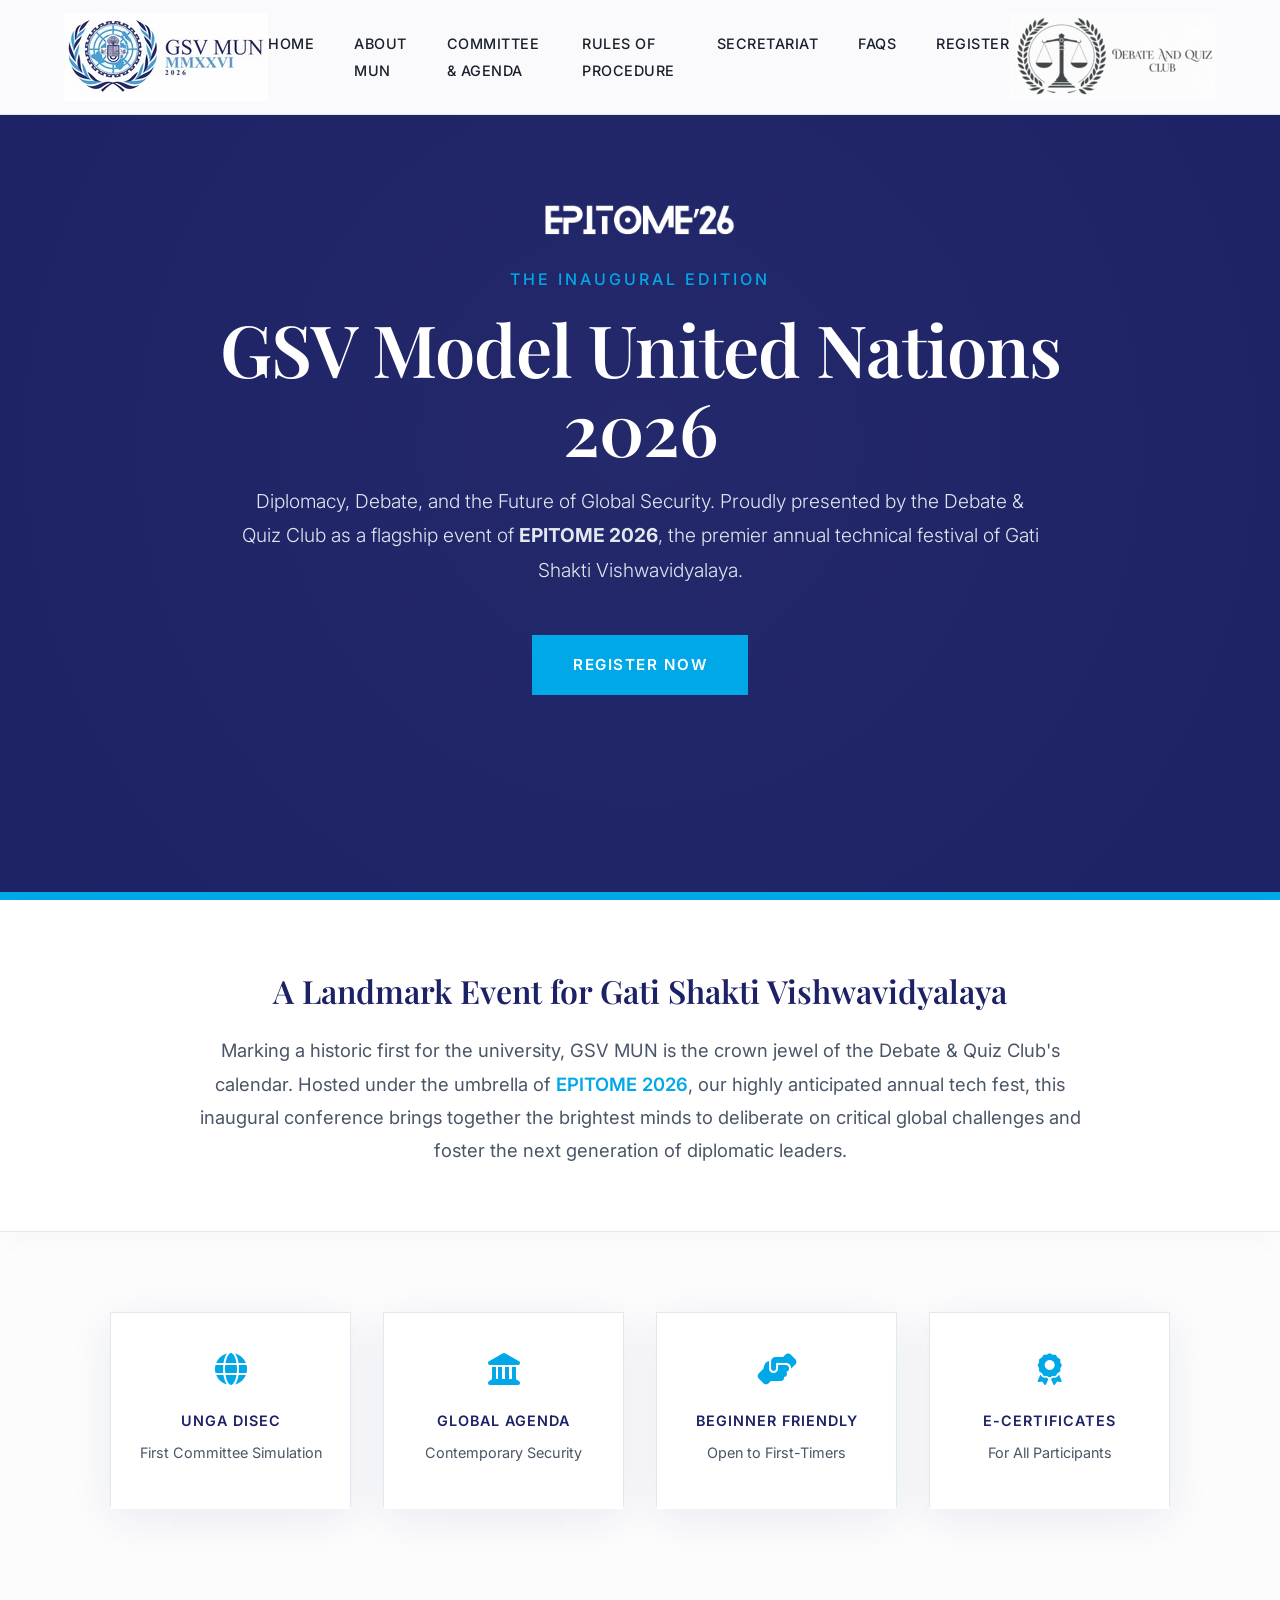
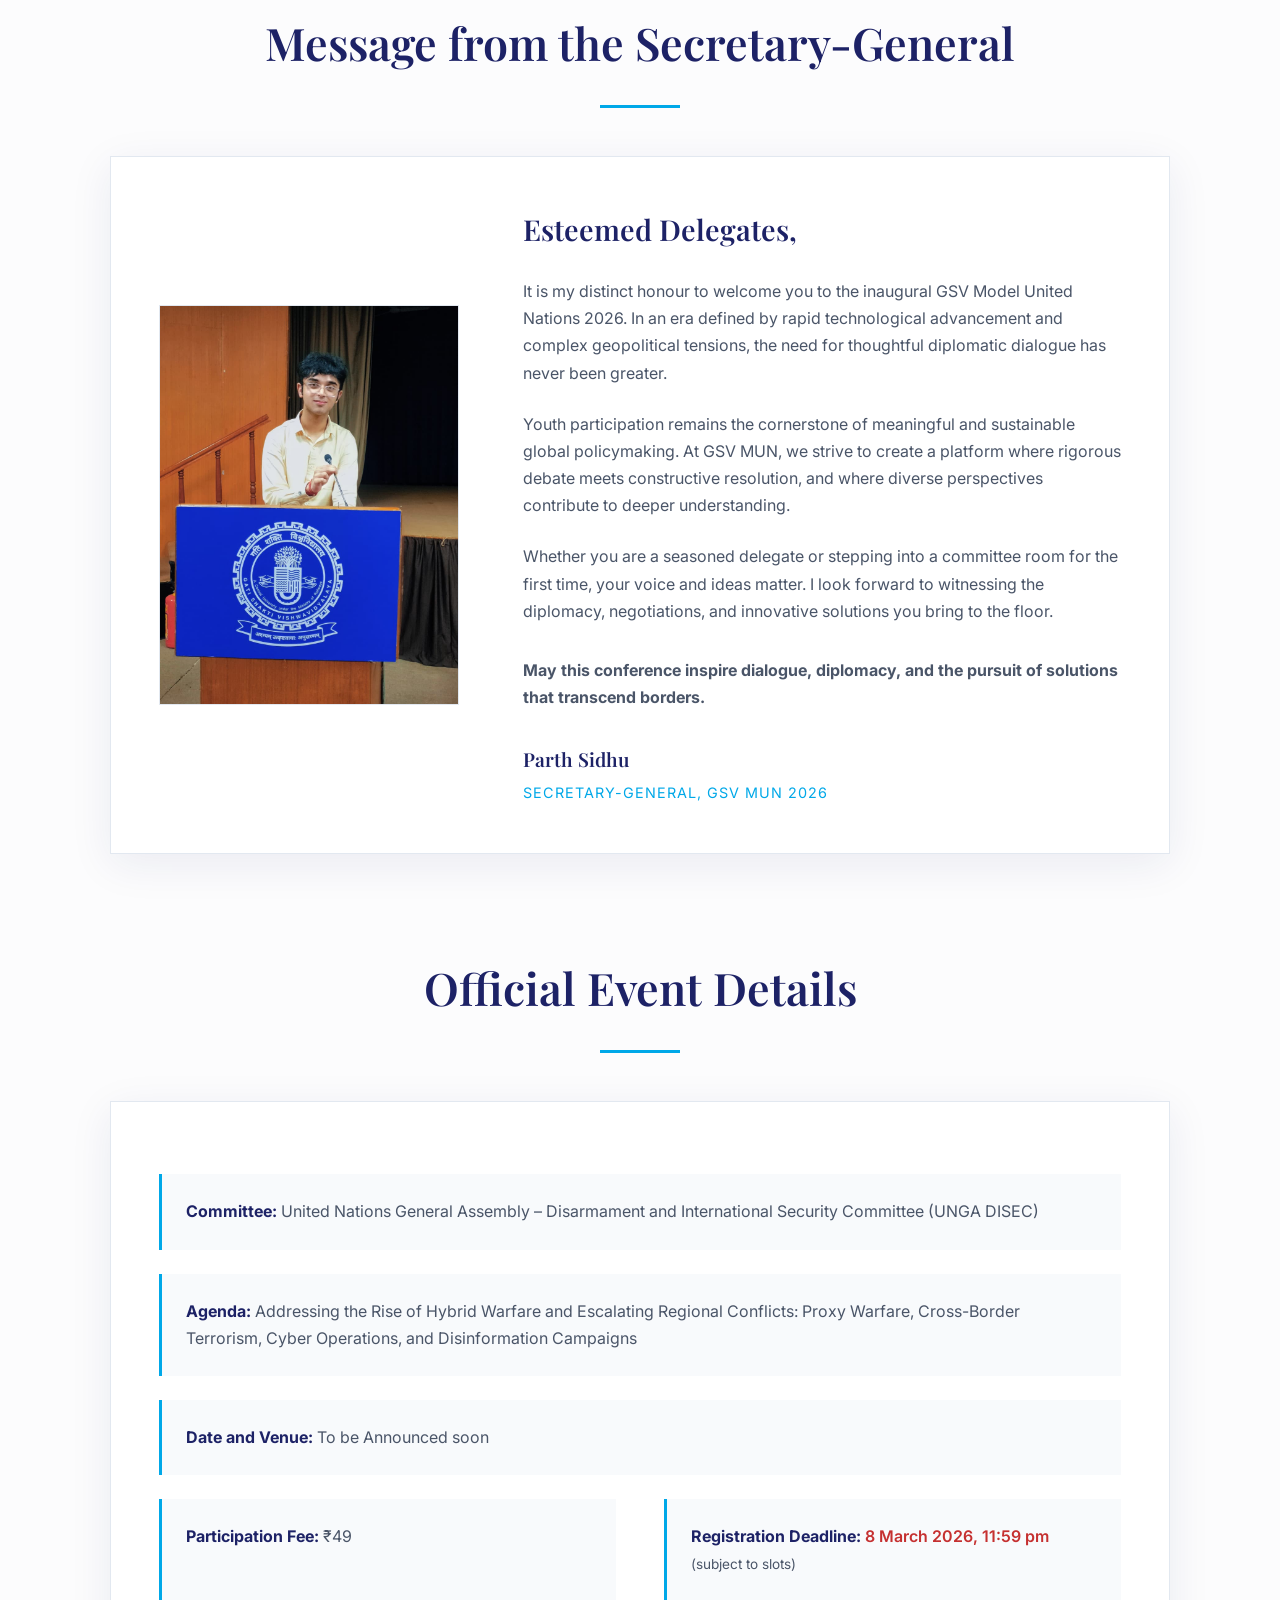
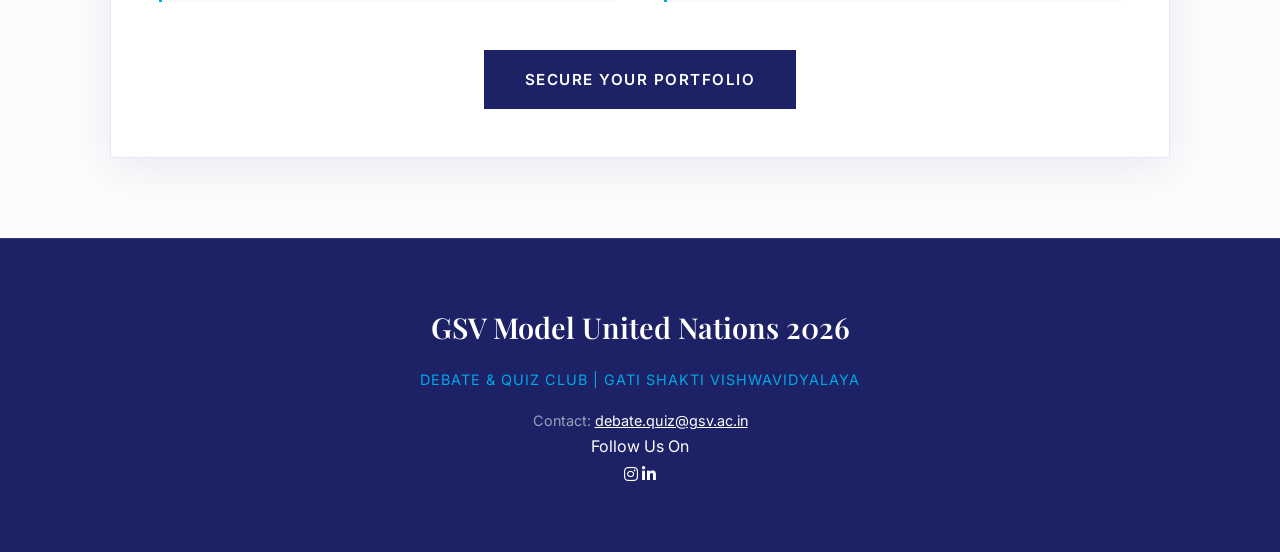
<file: index.html>
<!doctype html>
<html lang="en">
  <head>
    <meta charset="UTF-8" />
    <meta name="viewport" content="width=device-width, initial-scale=1.0" />
    <title>GSV MUN 2026 | Diplomacy & Global Security</title>
    <link rel="stylesheet" href="style.css" />
    <link
      rel="stylesheet"
      href="https://cdnjs.cloudflare.com/ajax/libs/font-awesome/6.4.0/css/all.min.css"
    />

    <style>
      .grid-4 {
        display: grid;
        grid-template-columns: repeat(4, 1fr);
        gap: 2rem;
      }
      @media (max-width: 900px) {
        .grid-4 {
          grid-template-columns: repeat(2, 1fr);
        }
      }
      @media (max-width: 600px) {
        .grid-4 {
          grid-template-columns: 1fr;
        }
      }

      .hero {
        background-color: var(--logo-dark-blue);
        background-image: radial-gradient(
          circle at center,
          rgba(255, 255, 255, 0.03) 0%,
          transparent 100%
        );
      }

      .sg-layout {
        display: grid;
        grid-template-columns: 300px 1fr;
        gap: 4rem;
        align-items: center;
      }
      .sg-photo-large {
        width: 100%;
        height: 400px;
        background: #e2e8f0;
        border: 1px solid var(--border-light);
        display: flex;
        align-items: center;
        justify-content: center;
        color: var(--logo-dark-blue);
        font-family: "Inter", sans-serif;
        text-transform: uppercase;
        letter-spacing: 2px;
        font-size: 0.8rem;
      }
      @media (max-width: 900px) {
        .sg-layout {
          grid-template-columns: 1fr;
          gap: 2rem;
        }
        .sg-photo-large {
          height: 350px;
        }
      }

      /* New styles for the prestige banner */
      .prestige-banner {
        background: var(--white);
        border-bottom: 1px solid var(--border-light);
        padding: 4rem 20px;
        text-align: center;
        box-shadow: 0 10px 30px rgba(0, 43, 94, 0.02);
        position: relative;
        z-index: 10;
      }
      .prestige-content {
        max-width: 900px;
        margin: 0 auto;
      }
      .prestige-title {
        font-family: "Playfair Display", serif;
        font-size: 2rem;
        color: var(--logo-dark-blue);
        margin-bottom: 1rem;
      }
      .prestige-text {
        font-size: 1.15rem;
        color: var(--text-body);
        line-height: 1.8;
      }
      .highlight-text {
        color: var(--logo-bright-blue);
        font-weight: 600;
      }
    </style>
  </head>
  <body>
    <nav class="navbar">
      <img
        src="images/gsv-mun-small (6).jpeg"
        alt="GSV MUN 2026"
        class="nav-logo"
      />

      <ul class="nav-links">
        <li><a href="index.html">Home</a></li>
        <li><a href="about-mun.html">About MUN</a></li>
        <li><a href="committee.html">Committee & Agenda</a></li>
        <li><a href="rules.html">Rules of Procedure</a></li>
        <li><a href="secretariat.html">Secretariat</a></li>
        <li><a href="faq.html">FAQs</a></li>
        <li><a href="register.html">Register</a></li>
      </ul>

      <div class="nav-right">
        <img
          src="images/dnq logo updated (1).png"
          alt="EPITOME '26"
          class="nav-logo"
        />
        <div class="hamburger">
          <span class="bar"></span>
          <span class="bar"></span>
          <span class="bar"></span>
        </div>
      </div>
    </nav>

    <header class="hero">
      <div class="hero-content">
        <img
          src="images/epitome-logo-removebg-preview.png"
          alt="EPITOME 2026"
          class="hero-epitome-logo"
        />

        <h3
          style="
            color: var(--logo-bright-blue);
            font-family: &quot;Inter&quot;, sans-serif;
            font-weight: 500;
            text-transform: uppercase;
            letter-spacing: 3px;
            font-size: 1rem;
            margin-bottom: 1rem;
          "
        >
          The Inaugural Edition
        </h3>

        <h1>GSV Model United Nations 2026</h1>

        <p
          style="
            font-size: 1.2rem;
            font-weight: 300;
            color: #e2e8f0;
            max-width: 800px;
            margin: 0 auto 3rem auto;
            line-height: 1.8;
          "
        >
          Diplomacy, Debate, and the Future of Global Security. Proudly
          presented by the Debate & Quiz Club as a flagship event of
          <strong>EPITOME 2026</strong>, the premier annual technical festival
          of Gati Shakti Vishwavidyalaya.
        </p>

        <a href="register.html" class="btn-primary">Register Now</a>
      </div>
    </header>

    <section class="prestige-banner reveal-element">
      <div class="prestige-content">
        <h2 class="prestige-title">
          A Landmark Event for Gati Shakti Vishwavidyalaya
        </h2>
        <p class="prestige-text">
          Marking a historic first for the university, GSV MUN is the crown
          jewel of the Debate & Quiz Club's calendar. Hosted under the umbrella
          of <span class="highlight-text">EPITOME 2026</span>, our highly
          anticipated annual tech fest, this inaugural conference brings
          together the brightest minds to deliberate on critical global
          challenges and foster the next generation of diplomatic leaders.
        </p>
      </div>
    </section>

    <main class="container" style="padding-top: 5rem">
      <section style="margin-bottom: 6rem">
        <div class="grid-4">
          <div class="card highlight-card reveal-element">
            <i class="fa-solid fa-globe"></i>
            <h4>UNGA DISEC</h4>
            <p style="font-size: 0.9rem; color: var(--text-body)">
              First Committee Simulation
            </p>
          </div>
          <div
            class="card highlight-card reveal-element"
            style="transition-delay: 0.1s"
          >
            <i class="fa-solid fa-landmark"></i>
            <h4>Global Agenda</h4>
            <p style="font-size: 0.9rem; color: var(--text-body)">
              Contemporary Security
            </p>
          </div>
          <div
            class="card highlight-card reveal-element"
            style="transition-delay: 0.2s"
          >
            <i class="fa-solid fa-handshake-angle"></i>
            <h4>Beginner Friendly</h4>
            <p style="font-size: 0.9rem; color: var(--text-body)">
              Open to First-Timers
            </p>
          </div>
          <div
            class="card highlight-card reveal-element"
            style="transition-delay: 0.3s"
          >
            <i class="fa-solid fa-award"></i>
            <h4>E-Certificates</h4>
            <p style="font-size: 0.9rem; color: var(--text-body)">
              For All Participants
            </p>
          </div>
        </div>
      </section>

      <section style="margin-bottom: 6rem">
        <h2 class="section-title reveal-element">
          Message from the Secretary-General
        </h2>
        <div class="card sg-layout reveal-element">
          <img
            src="images/parth.jpeg"
            alt="Secretary General Photo"
            class="sg-photo-large"
          />
          <div class="sg-text">
            <h3 style="font-size: 1.8rem; margin-bottom: 1.5rem">
              Esteemed Delegates,
            </h3>
            <p style="margin-bottom: 1.5rem">
              It is my distinct honour to welcome you to the inaugural GSV Model
              United Nations 2026. In an era defined by rapid technological
              advancement and complex geopolitical tensions, the need for
              thoughtful diplomatic dialogue has never been greater.
            </p>
            <p style="margin-bottom: 1.5rem">
              Youth participation remains the cornerstone of meaningful and
              sustainable global policymaking. At GSV MUN, we strive to create a
              platform where rigorous debate meets constructive resolution, and
              where diverse perspectives contribute to deeper understanding.
            </p>
            <p style="margin-bottom: 2rem">
              Whether you are a seasoned delegate or stepping into a committee
              room for the first time, your voice and ideas matter. I look
              forward to witnessing the diplomacy, negotiations, and innovative
              solutions you bring to the floor.
            </p>
            <p style="margin-bottom: 2rem">
              <strong>
                May this conference inspire dialogue, diplomacy, and the pursuit
                of solutions that transcend borders.
              </strong>
            </p>

            <h4
              style="
                font-family: &quot;Playfair Display&quot;, serif;
                font-size: 1.2rem;
                color: var(--logo-dark-blue);
              "
            >
              Parth Sidhu
            </h4>
            <p
              style="
                font-size: 0.9rem;
                color: var(--logo-bright-blue);
                text-transform: uppercase;
                letter-spacing: 1px;
                margin-top: 0.3rem;
              "
            >
              Secretary-General, GSV MUN 2026
            </p>
          </div>
        </div>
      </section>

      <section class="reveal-element">
        <h2 class="section-title">Official Event Details</h2>
        <div class="card">
          <div class="info-box">
            <strong
              style="
                color: var(--logo-dark-blue);
                font-family: &quot;Inter&quot;, sans-serif;
              "
              >Committee:</strong
            >
            United Nations General Assembly – Disarmament and International
            Security Committee (UNGA DISEC)
          </div>

          <div class="info-box">
            <strong
              style="
                color: var(--logo-dark-blue);
                font-family: &quot;Inter&quot;, sans-serif;
              "
              >Agenda:</strong
            >
            Addressing the Rise of Hybrid Warfare and Escalating Regional
            Conflicts: Proxy Warfare, Cross-Border Terrorism, Cyber Operations,
            and Disinformation Campaigns
          </div>

          <div class="info-box">
            <strong
              style="
                color: var(--logo-dark-blue);
                font-family: &quot;Inter&quot;, sans-serif;
              "
              >Date and Venue:</strong
            >
            To be Announced soon
          </div>

          <div class="grid-2" style="margin-top: 1.5rem">
            <div class="info-box" style="margin: 0">
              <strong style="color: var(--logo-dark-blue)"
                >Participation Fee:</strong
              >
              ₹49
            </div>
            <div class="info-box" style="margin: 0">
              <strong style="color: var(--logo-dark-blue)"
                >Registration Deadline:</strong
              >
              <span style="color: #c53030; font-weight: 600"
                >8 March 2026, 11:59 pm</span
              >
              <span style="font-size: 0.85rem; font-weight: normal"
                >(subject to slots)</span
              >
            </div>
          </div>
          <div style="text-align: center; margin-top: 3rem">
            <a
              href="register.html"
              class="btn-primary"
              style="
                background: var(--logo-dark-blue);
                border-color: var(--logo-dark-blue);
              "
              >Secure Your Portfolio</a
            >
          </div>
        </div>
      </section>
    </main>

    <footer>
      <h3 style="font-family: &quot;Playfair Display&quot;, serif">
        GSV Model United Nations 2026
      </h3>

      <p
        style="
          text-transform: uppercase;
          letter-spacing: 1px;
          margin-bottom: 1rem;
          color: var(--logo-bright-blue);
        "
      >
        Debate & Quiz Club | Gati Shakti Vishwavidyalaya
      </p>

      <p>
        Contact:
        <a
          href="mailto:debate.quiz@gsv.ac.in"
          style="color: var(--white); text-decoration: underline"
          >debate.quiz@gsv.ac.in</a
        >
      </p>

      <div class="social-container">
        <span class="social-label">Follow Us On</span>

        <div class="social-icons">
          <a
            href="https://www.instagram.com/d.q.gsv/"
            class="social-icon"
            aria-label="Instagram"
            target="_blank"
          >
            <i class="fa-brands fa-instagram"></i>
          </a>

          <a
            href="https://www.linkedin.com/company/108378145/"
            class="social-icon"
            aria-label="LinkedIn"
            target="_blank"
          >
            <i class="fa-brands fa-linkedin-in"></i>
          </a>
        </div>
      </div>
    </footer>

    <script src="script.js"></script>
  </body>
</html>
</file>
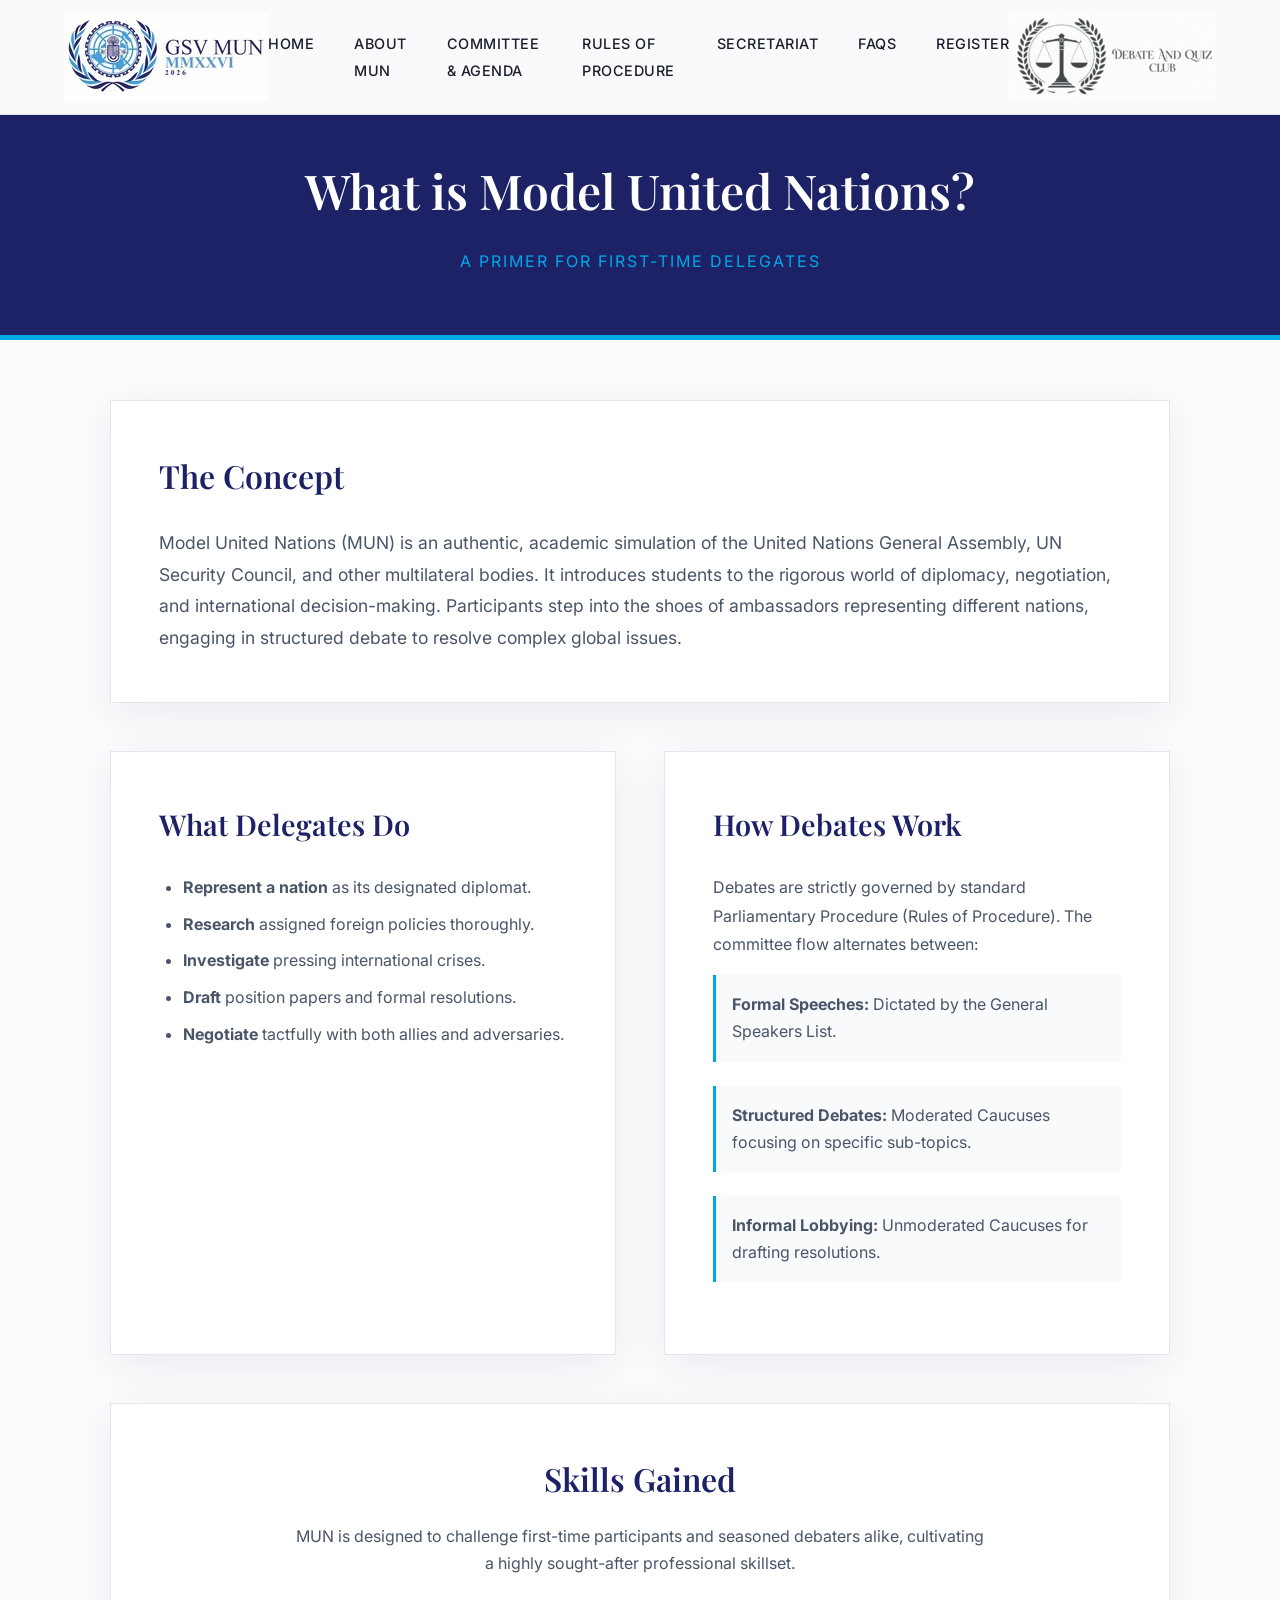
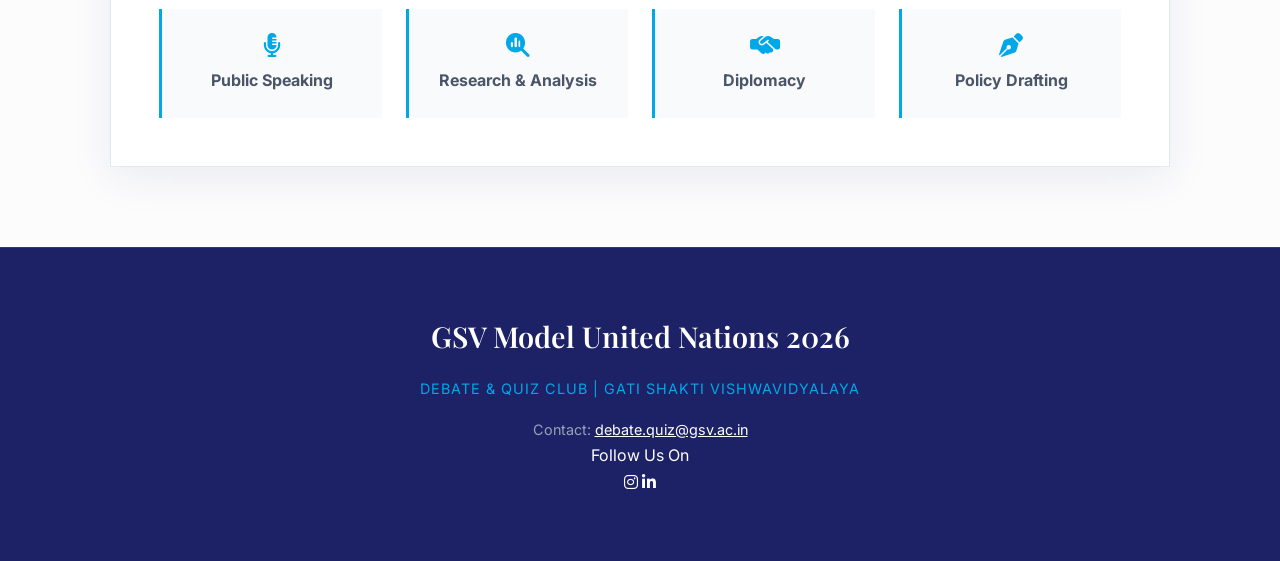
<file: about-mun.html>
<!doctype html>
<html lang="en">
  <head>
    <meta charset="UTF-8" />
    <meta name="viewport" content="width=device-width, initial-scale=1.0" />
    <title>About MUN | GSV MUN 2026</title>
    <link rel="stylesheet" href="style.css" />
    <link
      rel="stylesheet"
      href="https://cdnjs.cloudflare.com/ajax/libs/font-awesome/6.4.0/css/all.min.css"
    />
    <style>
      .page-header {
        background-color: var(--logo-dark-blue);
        padding: 150px 20px 60px;
        text-align: center;
        color: var(--white);
        border-bottom: 5px solid var(--logo-bright-blue);
      }
      .page-header h1 {
        color: var(--white);
        font-size: 3rem;
        margin-bottom: 1rem;
      }
      .skills-grid {
        display: grid;
        grid-template-columns: repeat(4, 1fr);
        gap: 1.5rem;
        margin-top: 2rem;
      }
      @media (max-width: 900px) {
        .skills-grid {
          grid-template-columns: repeat(2, 1fr);
        }
      }
      @media (max-width: 600px) {
        .skills-grid {
          grid-template-columns: 1fr;
        }
      }
    </style>
  </head>
  <body>
    <nav class="navbar">
      <img
        src="images/gsv-mun-small (6).jpeg"
        alt="GSV MUN 2026"
        class="nav-logo"
      />

      <ul class="nav-links">
        <li><a href="index.html">Home</a></li>
        <li><a href="about-mun.html">About MUN</a></li>
        <li><a href="committee.html">Committee & Agenda</a></li>
        <li><a href="rules.html">Rules of Procedure</a></li>
        <li><a href="secretariat.html">Secretariat</a></li>
        <li><a href="faq.html">FAQs</a></li>
        <li><a href="register.html">Register</a></li>
      </ul>

      <div class="nav-right">
        <img
          src="images/dnq logo updated (1).png"
          alt="EPITOME '26"
          class="nav-logo"
        />
        <div class="hamburger">
          <span class="bar"></span>
          <span class="bar"></span>
          <span class="bar"></span>
        </div>
      </div>
    </nav>

    <header class="page-header">
      <h1>What is Model United Nations?</h1>
      <p
        style="
          color: var(--logo-bright-blue);
          font-family: &quot;Inter&quot;, sans-serif;
          letter-spacing: 2px;
          text-transform: uppercase;
        "
      >
        A Primer for First-Time Delegates
      </p>
    </header>

    <main class="container" style="padding-top: 60px">
      <section class="card reveal-element" style="margin-bottom: 3rem">
        <h3 style="font-size: 2rem; margin-bottom: 1.5rem">The Concept</h3>
        <p style="font-size: 1.1rem; color: var(--text-body); line-height: 1.8">
          Model United Nations (MUN) is an authentic, academic simulation of the
          United Nations General Assembly, UN Security Council, and other
          multilateral bodies. It introduces students to the rigorous world of
          diplomacy, negotiation, and international decision-making.
          Participants step into the shoes of ambassadors representing different
          nations, engaging in structured debate to resolve complex global
          issues.
        </p>
      </section>

      <section class="grid-2 reveal-element" style="margin-bottom: 3rem">
        <div class="card">
          <h3
            style="
              font-size: 1.8rem;
              margin-bottom: 1.5rem;
              color: var(--logo-dark-blue);
            "
          >
            What Delegates Do
          </h3>
          <ul
            style="
              margin-left: 1.5rem;
              color: var(--text-body);
              line-height: 1.8;
            "
          >
            <li style="margin-bottom: 0.5rem">
              <strong>Represent a nation</strong> as its designated diplomat.
            </li>
            <li style="margin-bottom: 0.5rem">
              <strong>Research</strong> assigned foreign policies thoroughly.
            </li>
            <li style="margin-bottom: 0.5rem">
              <strong>Investigate</strong> pressing international crises.
            </li>
            <li style="margin-bottom: 0.5rem">
              <strong>Draft</strong> position papers and formal resolutions.
            </li>
            <li style="margin-bottom: 0.5rem">
              <strong>Negotiate</strong> tactfully with both allies and
              adversaries.
            </li>
          </ul>
        </div>

        <div class="card">
          <h3
            style="
              font-size: 1.8rem;
              margin-bottom: 1.5rem;
              color: var(--logo-dark-blue);
            "
          >
            How Debates Work
          </h3>
          <p
            style="
              color: var(--text-body);
              line-height: 1.8;
              margin-bottom: 1rem;
            "
          >
            Debates are strictly governed by standard Parliamentary Procedure
            (Rules of Procedure). The committee flow alternates between:
          </p>
          <div class="info-box" style="padding: 1rem; margin-top: 0.5rem">
            <strong>Formal Speeches:</strong> Dictated by the General Speakers
            List.
          </div>
          <div class="info-box" style="padding: 1rem; margin-top: 0.5rem">
            <strong>Structured Debates:</strong> Moderated Caucuses focusing on
            specific sub-topics.
          </div>
          <div class="info-box" style="padding: 1rem; margin-top: 0.5rem">
            <strong>Informal Lobbying:</strong> Unmoderated Caucuses for
            drafting resolutions.
          </div>
        </div>
      </section>

      <section class="card reveal-element">
        <h3 style="font-size: 2rem; margin-bottom: 1rem; text-align: center">
          Skills Gained
        </h3>
        <p
          style="
            text-align: center;
            color: var(--text-body);
            max-width: 700px;
            margin: 0 auto;
          "
        >
          MUN is designed to challenge first-time participants and seasoned
          debaters alike, cultivating a highly sought-after professional
          skillset.
        </p>

        <div class="skills-grid">
          <div class="info-box" style="text-align: center; margin: 0">
            <i
              class="fa-solid fa-microphone-lines"
              style="
                font-size: 1.5rem;
                color: var(--logo-bright-blue);
                margin-bottom: 10px;
              "
            ></i
            ><br />
            <strong>Public Speaking</strong>
          </div>
          <div class="info-box" style="text-align: center; margin: 0">
            <i
              class="fa-solid fa-magnifying-glass-chart"
              style="
                font-size: 1.5rem;
                color: var(--logo-bright-blue);
                margin-bottom: 10px;
              "
            ></i
            ><br />
            <strong>Research & Analysis</strong>
          </div>
          <div class="info-box" style="text-align: center; margin: 0">
            <i
              class="fa-solid fa-handshake-simple"
              style="
                font-size: 1.5rem;
                color: var(--logo-bright-blue);
                margin-bottom: 10px;
              "
            ></i
            ><br />
            <strong>Diplomacy</strong>
          </div>
          <div class="info-box" style="text-align: center; margin: 0">
            <i
              class="fa-solid fa-pen-nib"
              style="
                font-size: 1.5rem;
                color: var(--logo-bright-blue);
                margin-bottom: 10px;
              "
            ></i
            ><br />
            <strong>Policy Drafting</strong>
          </div>
        </div>
      </section>
    </main>

    <footer>
      <h3 style="font-family: &quot;Playfair Display&quot;, serif">
        GSV Model United Nations 2026
      </h3>

      <p
        style="
          text-transform: uppercase;
          letter-spacing: 1px;
          margin-bottom: 1rem;
          color: var(--logo-bright-blue);
        "
      >
        Debate & Quiz Club | Gati Shakti Vishwavidyalaya
      </p>

      <p>
        Contact:
        <a
          href="mailto:debate.quiz@gsv.ac.in"
          style="color: var(--white); text-decoration: underline"
          >debate.quiz@gsv.ac.in</a
        >
      </p>

      <div class="social-container">
        <span class="social-label">Follow Us On</span>

        <div class="social-icons">
          <a
            href="https://www.instagram.com/d.q.gsv/"
            class="social-icon"
            aria-label="Instagram"
            target="_blank"
          >
            <i class="fa-brands fa-instagram"></i>
          </a>

          <a
            href="https://www.linkedin.com/company/108378145/"
            class="social-icon"
            aria-label="LinkedIn"
            target="_blank"
          >
            <i class="fa-brands fa-linkedin-in"></i>
          </a>
        </div>
      </div>
    </footer>

    <script src="script.js"></script>
  </body>
</html>
</file>
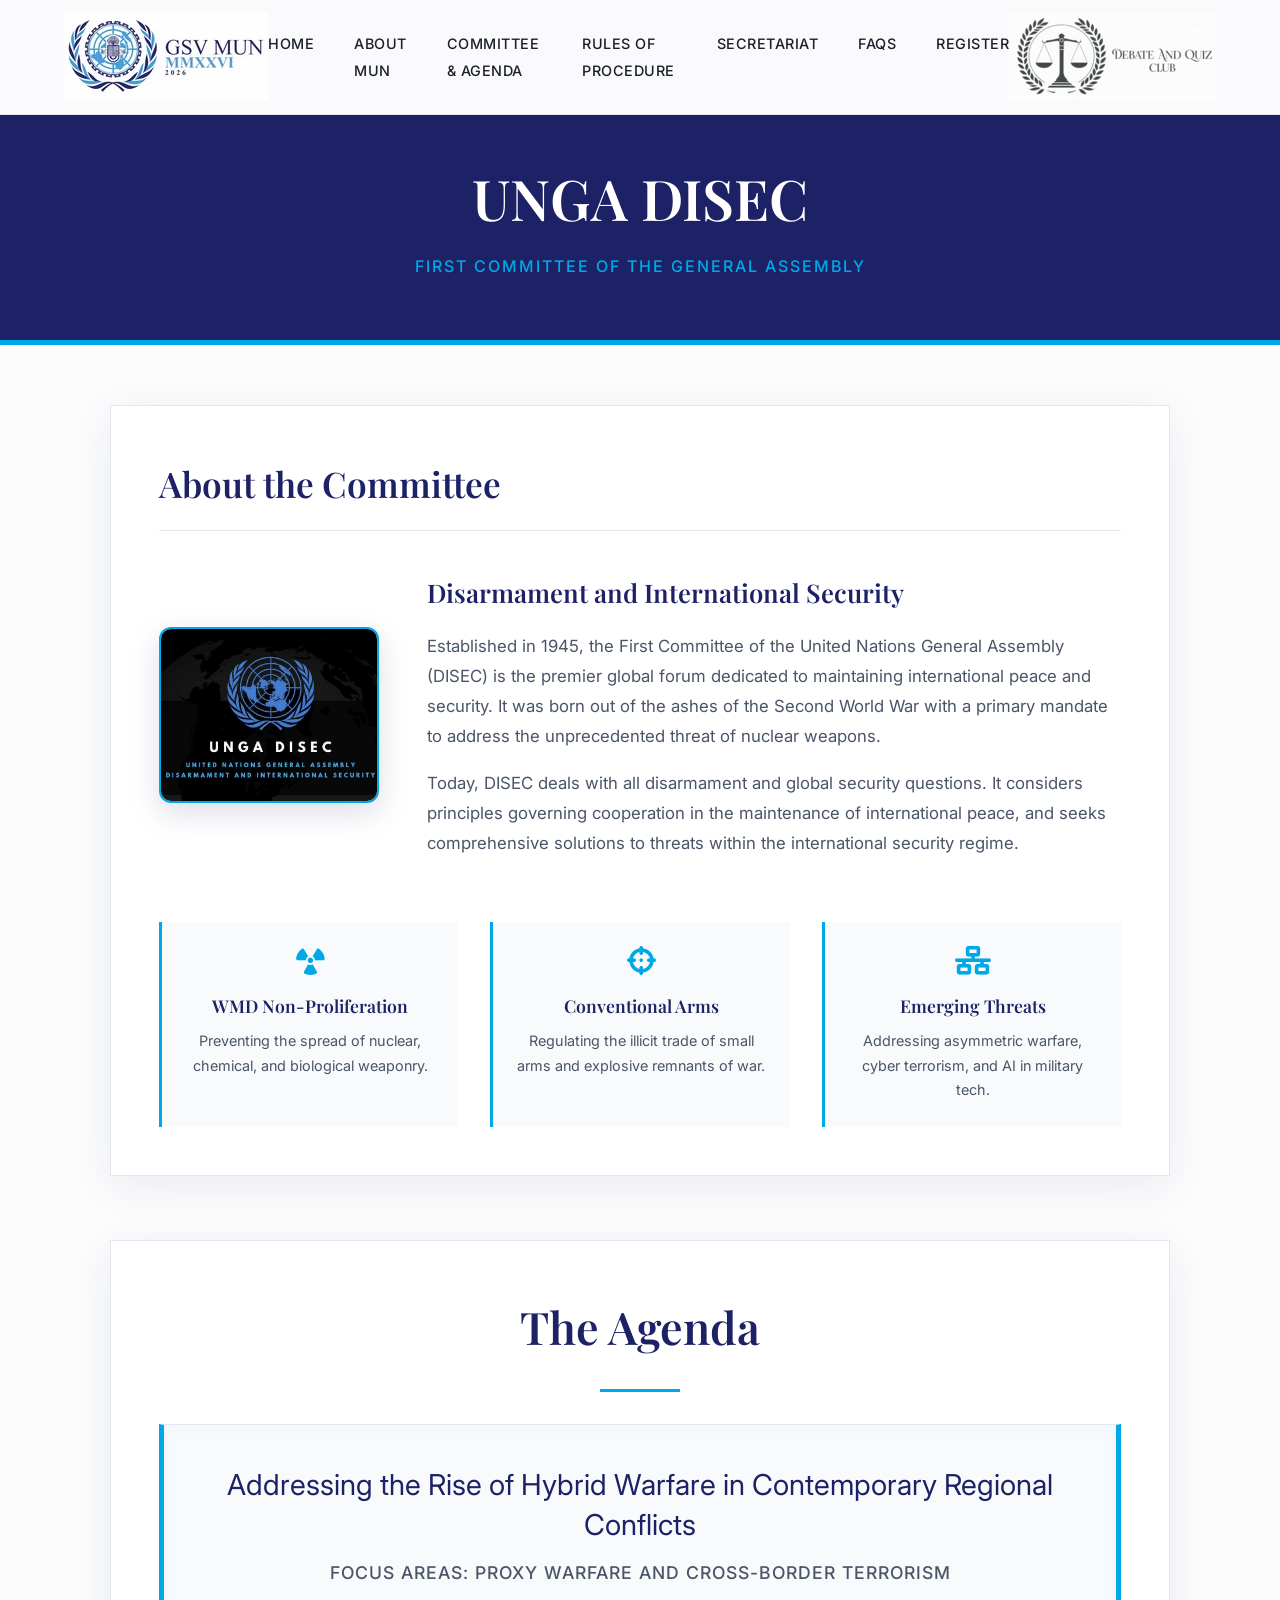
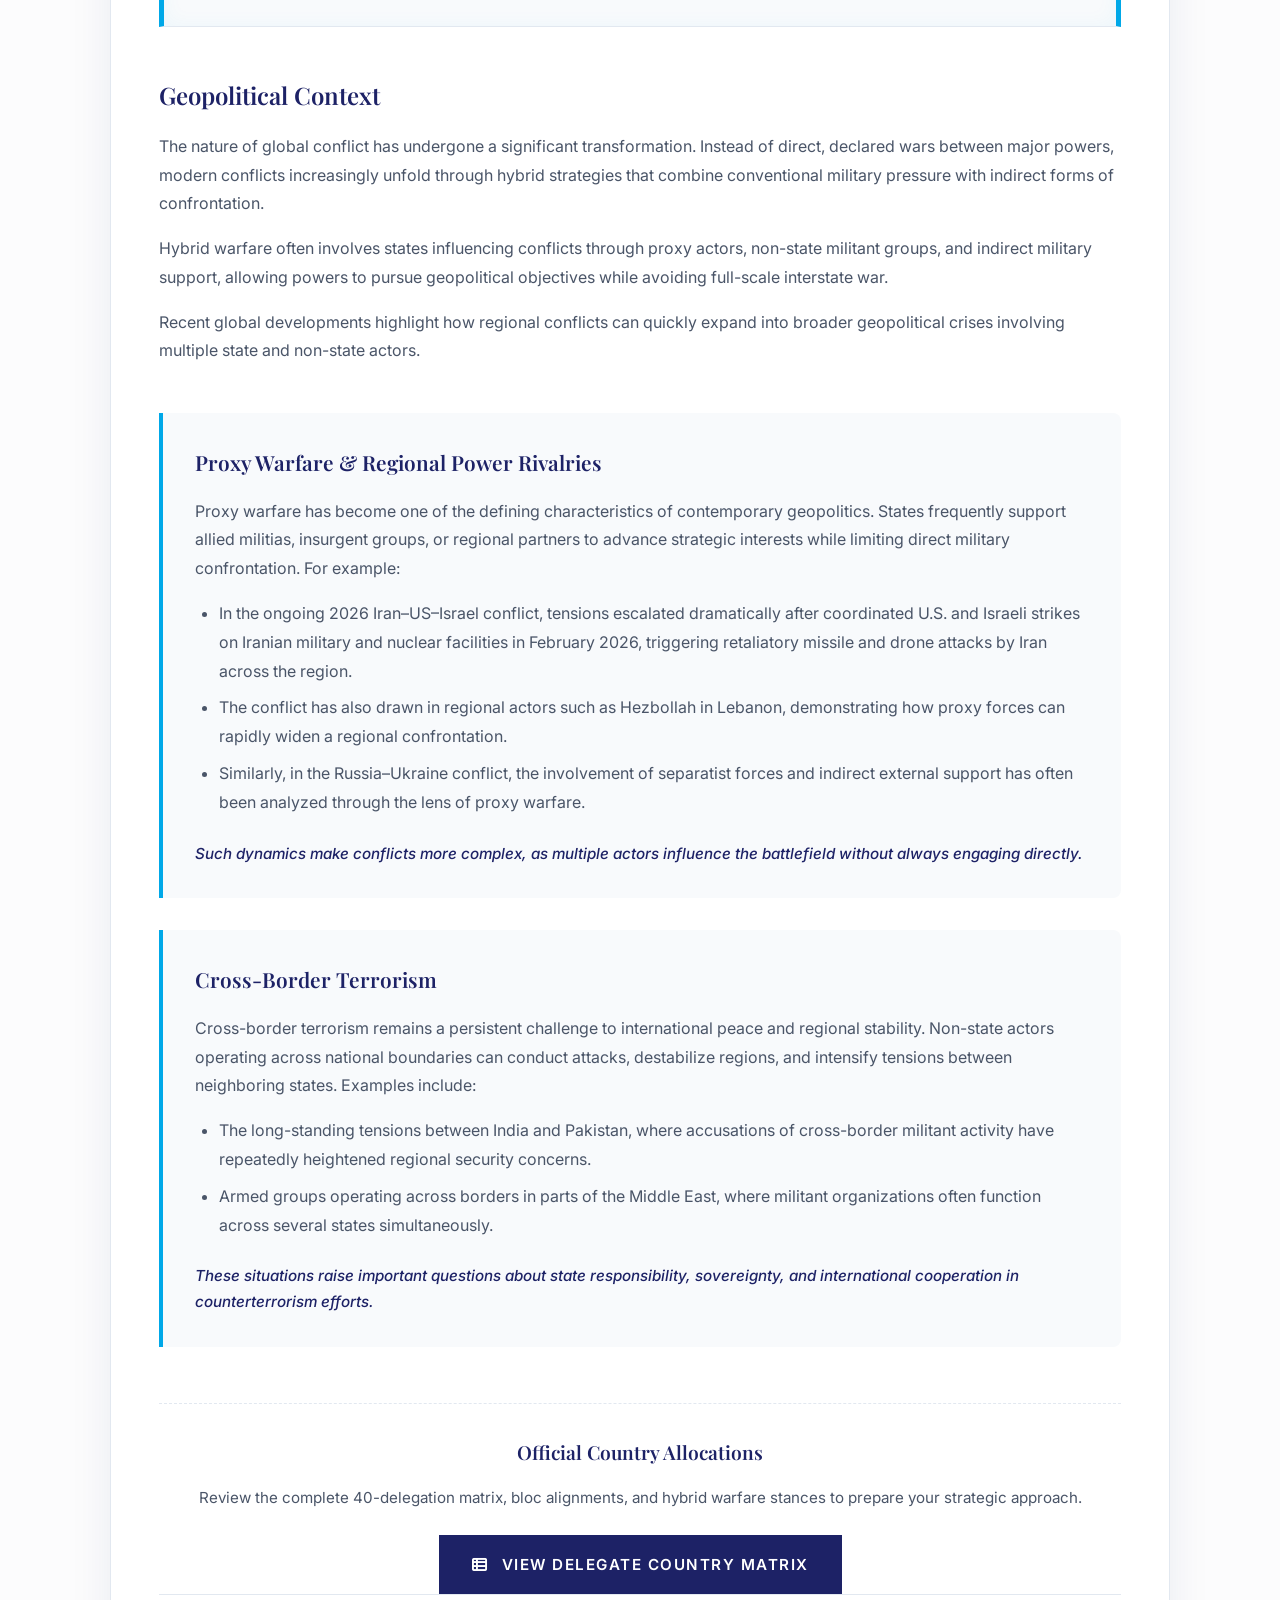
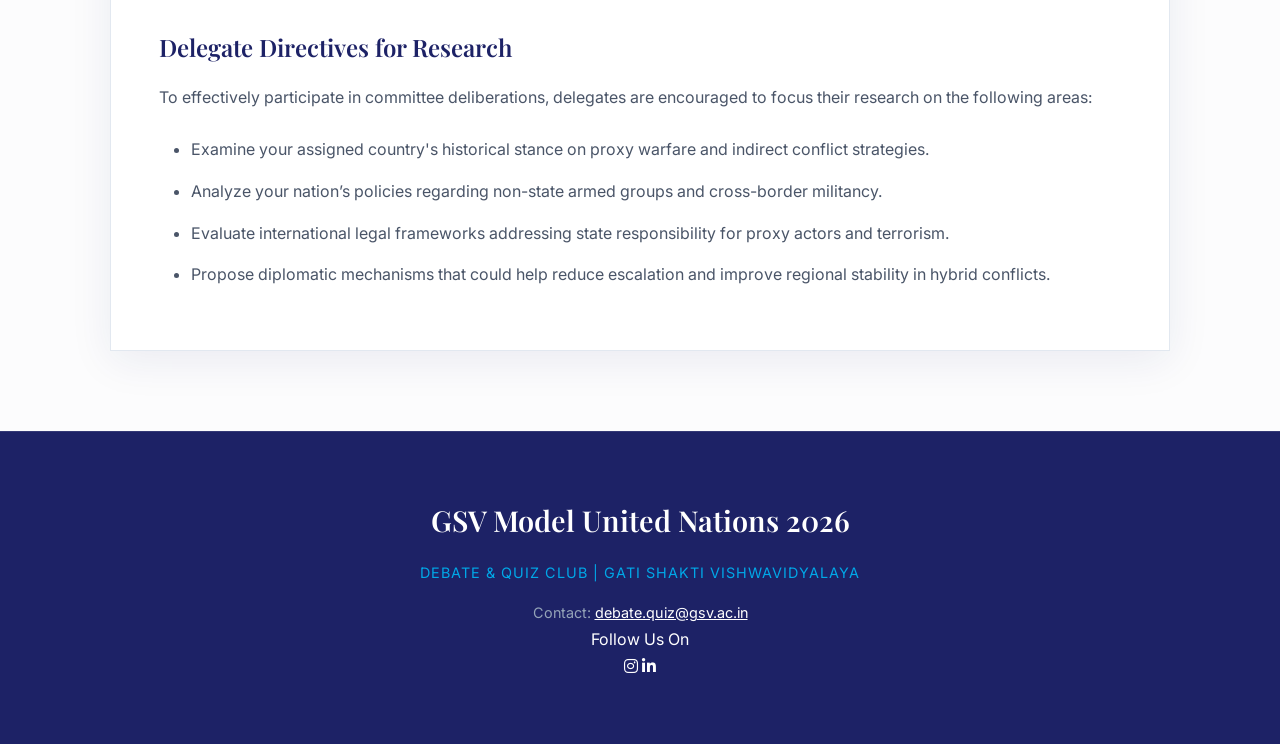
<file: committee.html>
<!doctype html>
<html lang="en">
  <head>
    <meta charset="UTF-8" />
    <meta name="viewport" content="width=device-width, initial-scale=1.0" />
    <title>Committee & Agenda | GSV MUN 2026</title>
    <link rel="icon" type="image/png" href="images/favicon.png" />
    <link rel="stylesheet" href="style.css" />
    <link
      rel="stylesheet"
      href="https://cdnjs.cloudflare.com/ajax/libs/font-awesome/6.4.0/css/all.min.css"
    />
    <style>
      .page-header {
        background-color: var(--logo-dark-blue);
        padding: 150px 20px 60px;
        text-align: center;
        color: var(--white);
        border-bottom: 5px solid var(--logo-bright-blue);
      }
      .page-header h1 {
        color: var(--white);
        font-size: 3.5rem;
        margin-bottom: 0.5rem;
      }

      /* Committee Profile Layout */
      /* Committee Profile Layout */
      /* Committee Profile Layout */
      .committee-profile {
        display: grid;
        grid-template-columns: 220px 1fr;
        gap: 3rem;
        align-items: center; /* Changed from 'start' to 'center' */
        margin-bottom: 4rem;
      }

      .committee-logo-placeholder {
        width: 100%;
        height: auto;
        border-radius: 12px; /* Sleek rounded corners instead of a circle */
        background: #000000; /* Black background to blend with your logo */
        border: 2px solid var(--logo-bright-blue);
        box-shadow: 0 10px 30px rgba(29, 34, 102, 0.15);
        object-fit: cover;
        padding: 0; /* Removed padding so the image fills the frame */
      }
      /* Agenda Focus Box */
      .agenda-title {
        color: var(--logo-dark-blue);
        font-size: 1.8rem;
        line-height: 1.4;
        text-align: center;
        margin: 2rem 0;
        padding: 2.5rem;
        background: #f8fafc;
        border: 1px solid var(--border-light);
        border-left: 5px solid var(--logo-bright-blue);
        border-right: 5px solid var(--logo-bright-blue);
        box-shadow: inset 0 0 20px rgba(0, 168, 232, 0.05);
      }

      /* Mobile Adjustments */
      @media (max-width: 900px) {
        .committee-profile {
          grid-template-columns: 1fr;
          gap: 2rem;
          text-align: center;
        }
        .committee-logo-placeholder {
          max-width: 200px;
          margin: 0 auto;
        }
      }
    </style>
  </head>
  <body>
    <nav class="navbar">
      <img
        src="images/gsv-mun-small (6).jpeg"
        alt="GSV MUN 2026"
        class="nav-logo"
      />

      <ul class="nav-links">
        <li><a href="index.html">Home</a></li>
        <li><a href="about-mun.html">About MUN</a></li>
        <li><a href="committee.html">Committee & Agenda</a></li>
        <li><a href="rules.html">Rules of Procedure</a></li>
        <li><a href="secretariat.html">Secretariat</a></li>
        <li><a href="faq.html">FAQs</a></li>
        <li><a href="register.html">Register</a></li>
      </ul>

      <div class="nav-right">
        <img
          src="images/dnq logo updated (1).png"
          alt="EPITOME '26"
          class="nav-logo"
        />
        <div class="hamburger">
          <span class="bar"></span>
          <span class="bar"></span>
          <span class="bar"></span>
        </div>
      </div>
    </nav>

    <header class="page-header">
      <h1>UNGA DISEC</h1>
      <p
        style="
          color: var(--logo-bright-blue);
          font-family: &quot;Inter&quot;, sans-serif;
          letter-spacing: 2px;
          text-transform: uppercase;
          font-weight: 500;
        "
      >
        First Committee of the General Assembly
      </p>
    </header>

    <main class="container" style="padding-top: 60px">
      <section class="card reveal-element" style="margin-bottom: 4rem">
        <h2
          style="
            font-size: 2.2rem;
            margin-bottom: 2.5rem;
            color: var(--logo-dark-blue);
            border-bottom: 1px solid var(--border-light);
            padding-bottom: 1rem;
          "
        >
          About the Committee
        </h2>

        <div class="committee-profile">
          <img
            src="images/unga-disec.jpg"
            alt="UNGA DISEC Logo"
            class="committee-logo-placeholder"
          />

          <div>
            <h3 style="font-size: 1.6rem; margin-bottom: 1rem">
              Disarmament and International Security
            </h3>
            <p
              style="
                font-size: 1.05rem;
                color: var(--text-body);
                line-height: 1.8;
                margin-bottom: 1rem;
              "
            >
              Established in 1945, the First Committee of the United Nations
              General Assembly (DISEC) is the premier global forum dedicated to
              maintaining international peace and security. It was born out of
              the ashes of the Second World War with a primary mandate to
              address the unprecedented threat of nuclear weapons.
            </p>
            <p
              style="
                font-size: 1.05rem;
                color: var(--text-body);
                line-height: 1.8;
              "
            >
              Today, DISEC deals with all disarmament and global security
              questions. It considers principles governing cooperation in the
              maintenance of international peace, and seeks comprehensive
              solutions to threats within the international security regime.
            </p>
          </div>
        </div>

        <div class="grid-3" style="margin-top: 2rem">
          <div class="info-box" style="margin: 0; text-align: center">
            <i
              class="fa-solid fa-radiation"
              style="
                font-size: 1.8rem;
                color: var(--logo-bright-blue);
                margin-bottom: 1rem;
              "
            ></i>
            <h4 style="font-size: 1.1rem; margin-bottom: 0.5rem">
              WMD Non-Proliferation
            </h4>
            <p style="font-size: 0.9rem">
              Preventing the spread of nuclear, chemical, and biological
              weaponry.
            </p>
          </div>
          <div class="info-box" style="margin: 0; text-align: center">
            <i
              class="fa-solid fa-crosshairs"
              style="
                font-size: 1.8rem;
                color: var(--logo-bright-blue);
                margin-bottom: 1rem;
              "
            ></i>
            <h4 style="font-size: 1.1rem; margin-bottom: 0.5rem">
              Conventional Arms
            </h4>
            <p style="font-size: 0.9rem">
              Regulating the illicit trade of small arms and explosive remnants
              of war.
            </p>
          </div>
          <div class="info-box" style="margin: 0; text-align: center">
            <i
              class="fa-solid fa-network-wired"
              style="
                font-size: 1.8rem;
                color: var(--logo-bright-blue);
                margin-bottom: 1rem;
              "
            ></i>
            <h4 style="font-size: 1.1rem; margin-bottom: 0.5rem">
              Emerging Threats
            </h4>
            <p style="font-size: 0.9rem">
              Addressing asymmetric warfare, cyber terrorism, and AI in military
              tech.
            </p>
          </div>
        </div>
      </section>

      <section class="card reveal-element">
        <h2 class="section-title" style="margin-bottom: 1rem">The Agenda</h2>

        <div class="agenda-title">
          Addressing the Rise of Hybrid Warfare in Contemporary Regional
          Conflicts<br />
          <span
            style="
              font-family: &quot;Inter&quot;, sans-serif;
              font-size: 1.1rem;
              font-weight: 500;
              color: var(--text-body);
              display: block;
              margin-top: 1rem;
              text-transform: uppercase;
              letter-spacing: 1px;
            "
          >
            Focus Areas: Proxy Warfare and Cross-Border Terrorism
          </span>
        </div>

        <h4
          style="
            font-size: 1.5rem;
            margin-top: 3rem;
            margin-bottom: 1rem;
            color: var(--logo-dark-blue);
          "
        >
          Geopolitical Context
        </h4>
        <p
          style="color: var(--text-body); line-height: 1.8; margin-bottom: 1rem"
        >
          The nature of global conflict has undergone a significant
          transformation. Instead of direct, declared wars between major powers,
          modern conflicts increasingly unfold through hybrid strategies that
          combine conventional military pressure with indirect forms of
          confrontation.
        </p>
        <p
          style="color: var(--text-body); line-height: 1.8; margin-bottom: 1rem"
        >
          Hybrid warfare often involves states influencing conflicts through
          proxy actors, non-state militant groups, and indirect military
          support, allowing powers to pursue geopolitical objectives while
          avoiding full-scale interstate war.
        </p>
        <p
          style="color: var(--text-body); line-height: 1.8; margin-bottom: 3rem"
        >
          Recent global developments highlight how regional conflicts can
          quickly expand into broader geopolitical crises involving multiple
          state and non-state actors.
        </p>

        <div
          style="
            background: #f8fafc;
            border-left: 4px solid var(--logo-bright-blue);
            padding: 2rem;
            margin-bottom: 2rem;
            border-radius: 0 8px 8px 0;
          "
        >
          <h4
            style="
              font-size: 1.3rem;
              margin-bottom: 1rem;
              color: var(--logo-dark-blue);
            "
          >
            Proxy Warfare & Regional Power Rivalries
          </h4>
          <p
            style="
              color: var(--text-body);
              line-height: 1.8;
              margin-bottom: 1rem;
            "
          >
            Proxy warfare has become one of the defining characteristics of
            contemporary geopolitics. States frequently support allied militias,
            insurgent groups, or regional partners to advance strategic
            interests while limiting direct military confrontation. For example:
          </p>
          <ul
            style="
              margin-left: 1.5rem;
              color: var(--text-body);
              line-height: 1.8;
              margin-bottom: 1.5rem;
            "
          >
            <li style="margin-bottom: 0.5rem">
              In the ongoing 2026 Iran–US–Israel conflict, tensions escalated
              dramatically after coordinated U.S. and Israeli strikes on Iranian
              military and nuclear facilities in February 2026, triggering
              retaliatory missile and drone attacks by Iran across the region.
            </li>
            <li style="margin-bottom: 0.5rem">
              The conflict has also drawn in regional actors such as Hezbollah
              in Lebanon, demonstrating how proxy forces can rapidly widen a
              regional confrontation.
            </li>
            <li style="margin-bottom: 0.5rem">
              Similarly, in the Russia–Ukraine conflict, the involvement of
              separatist forces and indirect external support has often been
              analyzed through the lens of proxy warfare.
            </li>
          </ul>
          <p
            style="
              color: var(--logo-dark-blue);
              font-weight: 500;
              font-size: 0.95rem;
              font-style: italic;
            "
          >
            Such dynamics make conflicts more complex, as multiple actors
            influence the battlefield without always engaging directly.
          </p>
        </div>

        <div
          style="
            background: #f8fafc;
            border-left: 4px solid var(--logo-bright-blue);
            padding: 2rem;
            margin-bottom: 3rem;
            border-radius: 0 8px 8px 0;
          "
        >
          <h4
            style="
              font-size: 1.3rem;
              margin-bottom: 1rem;
              color: var(--logo-dark-blue);
            "
          >
            Cross-Border Terrorism
          </h4>
          <p
            style="
              color: var(--text-body);
              line-height: 1.8;
              margin-bottom: 1rem;
            "
          >
            Cross-border terrorism remains a persistent challenge to
            international peace and regional stability. Non-state actors
            operating across national boundaries can conduct attacks,
            destabilize regions, and intensify tensions between neighboring
            states. Examples include:
          </p>
          <ul
            style="
              margin-left: 1.5rem;
              color: var(--text-body);
              line-height: 1.8;
              margin-bottom: 1.5rem;
            "
          >
            <li style="margin-bottom: 0.5rem">
              The long-standing tensions between India and Pakistan, where
              accusations of cross-border militant activity have repeatedly
              heightened regional security concerns.
            </li>
            <li style="margin-bottom: 0.5rem">
              Armed groups operating across borders in parts of the Middle East,
              where militant organizations often function across several states
              simultaneously.
            </li>
          </ul>
          <p
            style="
              color: var(--logo-dark-blue);
              font-weight: 500;
              font-size: 0.95rem;
              font-style: italic;
            "
          >
            These situations raise important questions about state
            responsibility, sovereignty, and international cooperation in
            counterterrorism efforts.
          </p>
        </div>
        <div
          style="
            text-align: center;
            margin-top: 3.5rem;
            padding-top: 2rem;
            border-top: 1px dashed var(--border-light);
          "
        >
          <h4
            style="
              color: var(--logo-dark-blue);
              font-size: 1.2rem;
              margin-bottom: 1rem;
            "
          >
            Official Country Allocations
          </h4>
          <p
            style="
              color: var(--text-body);
              margin-bottom: 1.5rem;
              font-size: 0.95rem;
            "
          >
            Review the complete 40-delegation matrix, bloc alignments, and
            hybrid warfare stances to prepare your strategic approach.
          </p>
          <a
            href="country-matrix.html"
            class="btn-primary"
            style="
              background: var(--logo-dark-blue);
              border-color: var(--logo-dark-blue);
              padding: 1rem 2rem;
            "
          >
            <i class="fa-solid fa-table-list" style="margin-right: 8px"></i>
            View Delegate Country Matrix
          </a>
        </div>
        <h4
          style="
            font-size: 1.5rem;
            margin-bottom: 1rem;
            border-top: 1px solid var(--border-light);
            padding-top: 2rem;
            color: var(--logo-dark-blue);
          "
        >
          Delegate Directives for Research
        </h4>
        <p style="color: var(--text-body); margin-bottom: 1.5rem">
          To effectively participate in committee deliberations, delegates are
          encouraged to focus their research on the following areas:
        </p>

        <ul
          style="margin-left: 2rem; color: var(--text-body); line-height: 1.8"
        >
          <li style="margin-bottom: 0.8rem">
            Examine your assigned country's historical stance on proxy warfare
            and indirect conflict strategies.
          </li>
          <li style="margin-bottom: 0.8rem">
            Analyze your nation’s policies regarding non-state armed groups and
            cross-border militancy.
          </li>
          <li style="margin-bottom: 0.8rem">
            Evaluate international legal frameworks addressing state
            responsibility for proxy actors and terrorism.
          </li>
          <li style="margin-bottom: 0.8rem">
            Propose diplomatic mechanisms that could help reduce escalation and
            improve regional stability in hybrid conflicts.
          </li>
        </ul>
      </section>
    </main>

    <footer>
      <h3 style="font-family: &quot;Playfair Display&quot;, serif">
        GSV Model United Nations 2026
      </h3>

      <p
        style="
          text-transform: uppercase;
          letter-spacing: 1px;
          margin-bottom: 1rem;
          color: var(--logo-bright-blue);
        "
      >
        Debate & Quiz Club | Gati Shakti Vishwavidyalaya
      </p>

      <p>
        Contact:
        <a
          href="mailto:debate.quiz@gsv.ac.in"
          style="color: var(--white); text-decoration: underline"
          >debate.quiz@gsv.ac.in</a
        >
      </p>

      <div class="social-container">
        <span class="social-label">Follow Us On</span>

        <div class="social-icons">
          <a
            href="https://www.instagram.com/d.q.gsv/"
            class="social-icon"
            aria-label="Instagram"
            target="_blank"
          >
            <i class="fa-brands fa-instagram"></i>
          </a>

          <a
            href="https://www.linkedin.com/company/108378145/"
            class="social-icon"
            aria-label="LinkedIn"
            target="_blank"
          >
            <i class="fa-brands fa-linkedin-in"></i>
          </a>
        </div>
      </div>
    </footer>

    <script src="script.js"></script>
  </body>
</html>
</file>
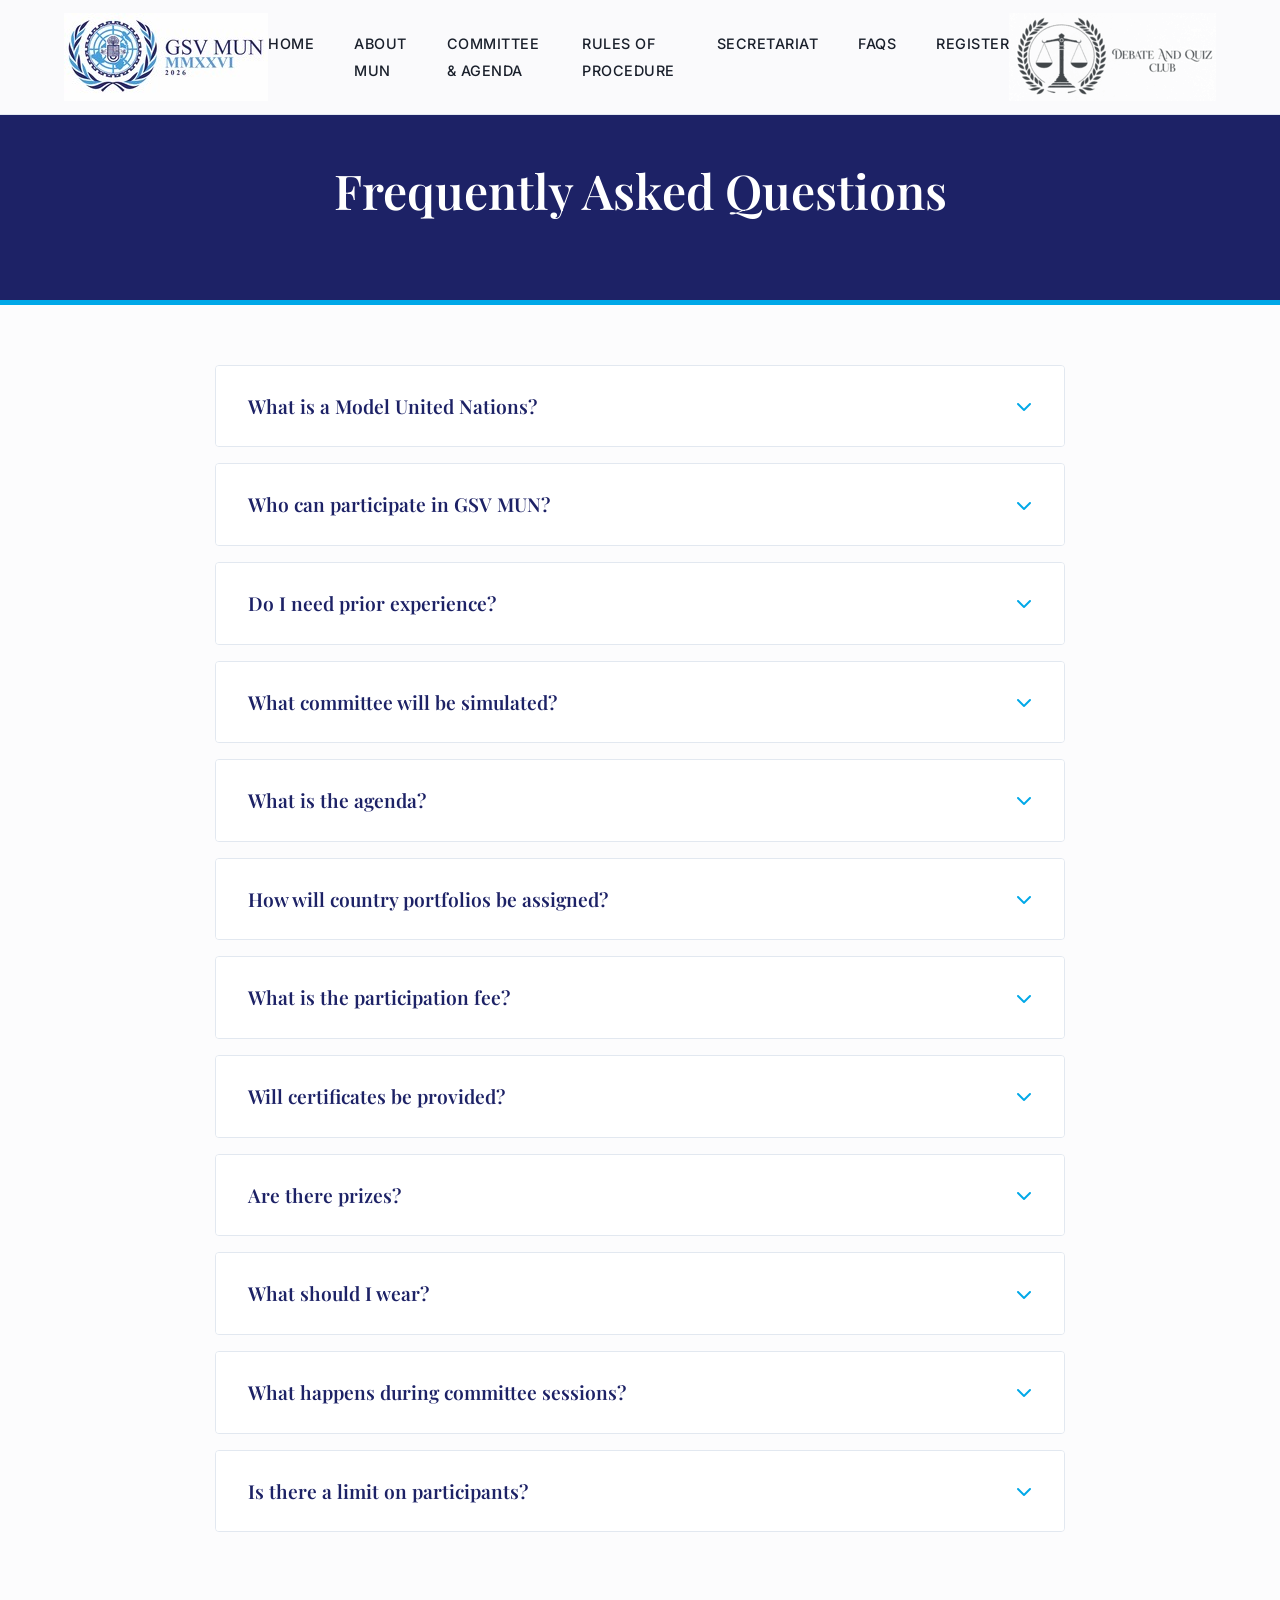
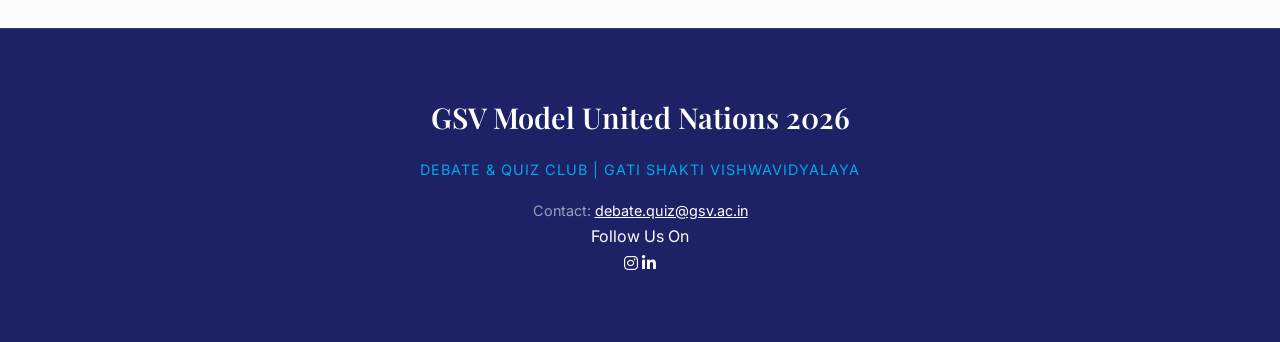
<file: faq.html>
<!doctype html>
<html lang="en">
  <head>
    <meta charset="UTF-8" />
    <meta name="viewport" content="width=device-width, initial-scale=1.0" />
    <title>FAQs | GSV MUN 2026</title>
    <link rel="stylesheet" href="style.css" />
    <link
      rel="stylesheet"
      href="https://cdnjs.cloudflare.com/ajax/libs/font-awesome/6.4.0/css/all.min.css"
    />
    <style>
      .page-header {
        background-color: var(--logo-dark-blue);
        padding: 150px 20px 60px;
        text-align: center;
        color: var(--white);
        border-bottom: 5px solid var(--logo-bright-blue);
      }
      .page-header h1 {
        color: var(--white);
        font-size: 3rem;
        margin-bottom: 0.5rem;
      }

      /* Premium Accordion Styles */
      .accordion-container {
        max-width: 850px;
        margin: 0 auto;
      }
      .accordion-item {
        background: var(--white);
        margin-bottom: 1rem;
        border: 1px solid var(--border-light);
        border-radius: 4px;
        overflow: hidden;
        transition: box-shadow 0.3s ease;
      }
      .accordion-item:hover {
        box-shadow: 0 4px 15px rgba(0, 43, 94, 0.05);
      }
      .accordion-header {
        padding: 1.5rem 2rem;
        cursor: pointer;
        font-family: "Playfair Display", serif;
        font-size: 1.2rem;
        font-weight: 600;
        color: var(--logo-dark-blue);
        display: flex;
        justify-content: space-between;
        align-items: center;
        background: var(--white);
      }
      .accordion-header i {
        color: var(--logo-bright-blue);
        font-size: 1rem;
        transition: transform 0.4s ease;
      }
      .accordion-content {
        padding: 0 2rem;
        max-height: 0;
        overflow: hidden;
        transition:
          max-height 0.4s ease,
          padding 0.4s ease;
        color: var(--text-body);
        line-height: 1.8;
        background: #f8fafc;
      }
      .accordion-item.active .accordion-content {
        padding: 0 2rem 1.5rem 2rem;
        max-height: 500px; /* Arbitrary height to allow smooth transition */
        border-top: 1px dashed var(--border-light);
        margin-top: 0.5rem;
      }
      .accordion-item.active {
        border-color: var(--logo-bright-blue);
      }
    </style>
  </head>
  <body>
    <nav class="navbar">
      <img
        src="images/gsv-mun-small (6).jpeg"
        alt="GSV MUN 2026"
        class="nav-logo"
      />

      <ul class="nav-links">
        <li><a href="index.html">Home</a></li>
        <li><a href="about-mun.html">About MUN</a></li>
        <li><a href="committee.html">Committee & Agenda</a></li>
        <li><a href="rules.html">Rules of Procedure</a></li>
        <li><a href="secretariat.html">Secretariat</a></li>
        <li><a href="faq.html">FAQs</a></li>
        <li><a href="register.html">Register</a></li>
      </ul>

      <div class="nav-right">
        <img
          src="images/dnq logo updated (1).png"
          alt="EPITOME '26"
          class="nav-logo"
        />
        <div class="hamburger">
          <span class="bar"></span>
          <span class="bar"></span>
          <span class="bar"></span>
        </div>
      </div>
    </nav>

    <header class="page-header">
      <h1>Frequently Asked Questions</h1>
    </header>

    <main class="container" style="padding-top: 60px">
      <div class="accordion-container reveal-element">
        <div class="accordion-item">
          <div class="accordion-header">
            What is a Model United Nations?
            <i class="fa-solid fa-chevron-down"></i>
          </div>
          <div class="accordion-content">
            <p style="padding-top: 1rem">
              It is an educational simulation where students learn about
              diplomacy, international relations, and the United Nations by
              acting as delegates for different countries.
            </p>
          </div>
        </div>

        <div class="accordion-item">
          <div class="accordion-header">
            Who can participate in GSV MUN?
            <i class="fa-solid fa-chevron-down"></i>
          </div>
          <div class="accordion-content">
            <p style="padding-top: 1rem">
              GSV MUN is open to students participating in the EPITOME 2026
              fest.
            </p>
          </div>
        </div>

        <div class="accordion-item">
          <div class="accordion-header">
            Do I need prior experience? <i class="fa-solid fa-chevron-down"></i>
          </div>
          <div class="accordion-content">
            <p style="padding-top: 1rem">
              Not at all! This event is highly beginner-friendly, and the
              Executive Board will guide new delegates through the rules of
              procedure.
            </p>
          </div>
        </div>

        <div class="accordion-item">
          <div class="accordion-header">
            What committee will be simulated?
            <i class="fa-solid fa-chevron-down"></i>
          </div>
          <div class="accordion-content">
            <p style="padding-top: 1rem">
              We will be simulating the United Nations General Assembly –
              Disarmament and International Security Committee (UNGA DISEC).
            </p>
          </div>
        </div>

        <div class="accordion-item">
          <div class="accordion-header">
            What is the agenda? <i class="fa-solid fa-chevron-down"></i>
          </div>
          <div class="accordion-content">
            <p style="padding-top: 1rem">
              The agenda is: Addressing the Rise of Hybrid Warfare and
              Escalating Regional Conflicts (Proxy Warfare, Cross-Border
              Terrorism, Cyber Operations, and Disinformation Campaigns).
            </p>
          </div>
        </div>

        <div class="accordion-item">
          <div class="accordion-header">
            How will country portfolios be assigned?
            <i class="fa-solid fa-chevron-down"></i>
          </div>
          <div class="accordion-content">
            <p style="padding-top: 1rem">
              Portfolios will be assigned based on your preferences in the
              registration form and availability. Registering early gives you a
              better chance of getting your preferred country.
            </p>
          </div>
        </div>

        <div class="accordion-item">
          <div class="accordion-header">
            What is the participation fee?
            <i class="fa-solid fa-chevron-down"></i>
          </div>
          <div class="accordion-content">
            <p style="padding-top: 1rem">
              The delegate participation fee is ₹49.
            </p>
          </div>
        </div>

        <div class="accordion-item">
          <div class="accordion-header">
            Will certificates be provided?
            <i class="fa-solid fa-chevron-down"></i>
          </div>
          <div class="accordion-content">
            <p style="padding-top: 1rem">
              Yes, all delegates will receive a certificate of participation.
            </p>
          </div>
        </div>

        <div class="accordion-item">
          <div class="accordion-header">
            Are there prizes? <i class="fa-solid fa-chevron-down"></i>
          </div>
          <div class="accordion-content">
            <p style="padding-top: 1rem">
              Details regarding prizes for outstanding delegates will be
              informed later subject to approval by the college administration.
            </p>
          </div>
        </div>

        <div class="accordion-item">
          <div class="accordion-header">
            What should I wear? <i class="fa-solid fa-chevron-down"></i>
          </div>
          <div class="accordion-content">
            <p style="padding-top: 1rem">
              Western Formals or Indian Formals are expected. Dressing
              professionally enhances the diplomatic atmosphere.
            </p>
          </div>
        </div>

        <div class="accordion-item">
          <div class="accordion-header">
            What happens during committee sessions?
            <i class="fa-solid fa-chevron-down"></i>
          </div>
          <div class="accordion-content">
            <p style="padding-top: 1rem">
              Delegates will give speeches outlining their country's stance,
              debate specific topics, form alliances, and collaboratively draft
              working papers to solve the issues on the agenda.
            </p>
          </div>
        </div>

        <div class="accordion-item">
          <div class="accordion-header">
            Is there a limit on participants?
            <i class="fa-solid fa-chevron-down"></i>
          </div>
          <div class="accordion-content">
            <p style="padding-top: 1rem">
              Yes, registrations close on 8 March, 11:59 p.m., and are strictly
              subject to slot availability. Early registration is recommended.
            </p>
          </div>
        </div>
      </div>
    </main>

    <footer>
      <h3 style="font-family: &quot;Playfair Display&quot;, serif">
        GSV Model United Nations 2026
      </h3>

      <p
        style="
          text-transform: uppercase;
          letter-spacing: 1px;
          margin-bottom: 1rem;
          color: var(--logo-bright-blue);
        "
      >
        Debate & Quiz Club | Gati Shakti Vishwavidyalaya
      </p>

      <p>
        Contact:
        <a
          href="mailto:debate.quiz@gsv.ac.in"
          style="color: var(--white); text-decoration: underline"
          >debate.quiz@gsv.ac.in</a
        >
      </p>

      <div class="social-container">
        <span class="social-label">Follow Us On</span>

        <div class="social-icons">
          <a
            href="https://www.instagram.com/d.q.gsv/"
            class="social-icon"
            aria-label="Instagram"
            target="_blank"
          >
            <i class="fa-brands fa-instagram"></i>
          </a>

          <a
            href="https://www.linkedin.com/company/108378145/"
            class="social-icon"
            aria-label="LinkedIn"
            target="_blank"
          >
            <i class="fa-brands fa-linkedin-in"></i>
          </a>
        </div>
      </div>
    </footer>

    <script src="script.js"></script>
  </body>
</html>
</file>
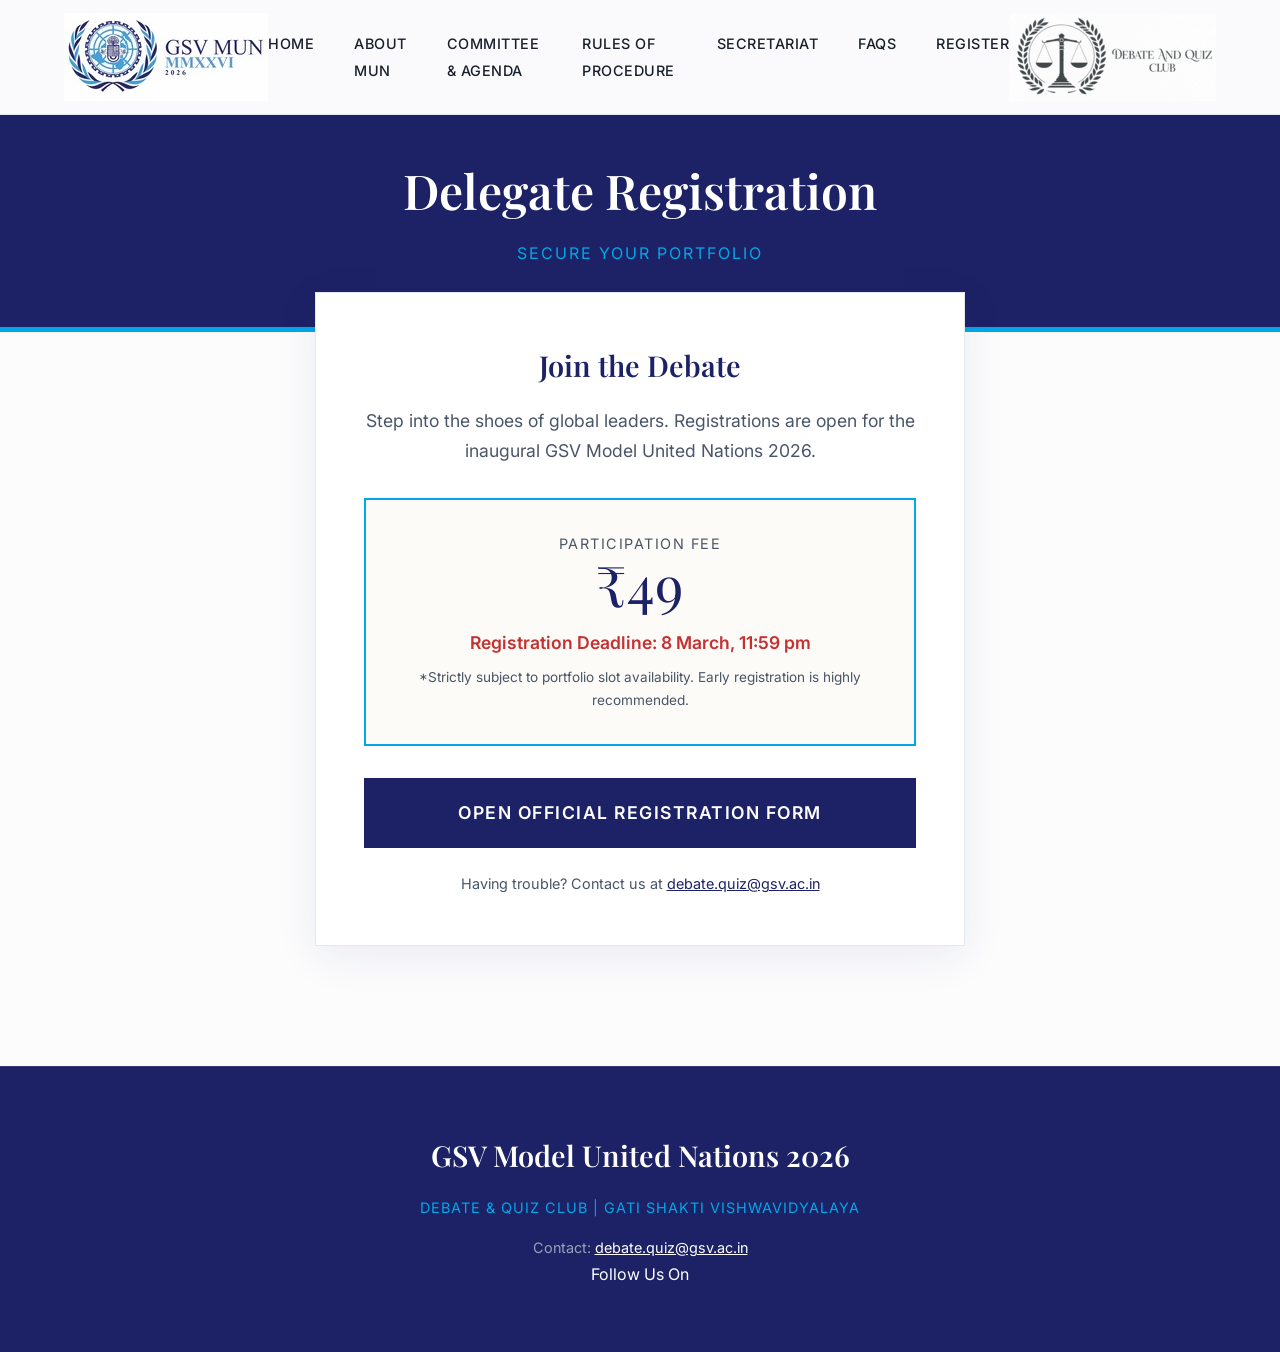
<file: register.html>
<!doctype html>
<html lang="en">
  <head>
    <meta charset="UTF-8" />
    <meta name="viewport" content="width=device-width, initial-scale=1.0" />
    <title>Register | GSV MUN 2026</title>
    <link rel="stylesheet" href="style.css" />
    <style>
      .page-header {
        background-color: var(--logo-dark-blue);
        padding: 150px 20px 60px;
        text-align: center;
        color: var(--white);
        border-bottom: 5px solid var(--logo-bright-blue);
      }
      .page-header h1 {
        color: var(--white);
        font-size: 3rem;
        margin-bottom: 0.5rem;
      }
      .register-card {
        max-width: 650px;
        margin: -40px auto 40px; /* Pulls it up into the header slightly */
        position: relative;
        z-index: 10;
        text-align: center;
      }
      .fee-box {
        border: 2px solid var(--logo-bright-blue);
        background: #fdfbf7;
        padding: 2rem;
        margin: 2rem 0;
      }
      .fee-amount {
        font-family: "Playfair Display", serif;
        font-size: 3.5rem;
        color: var(--logo-dark-blue);
        line-height: 1;
        margin-bottom: 0.5rem;
      }
      .deadline-text {
        color: #c53030;
        font-weight: 600;
        font-size: 1.1rem;
        margin-top: 1rem;
      }
    </style>
  </head>
  <body>
    <nav class="navbar">
      <img
        src="images/gsv-mun-small (6).jpeg"
        alt="GSV MUN 2026"
        class="nav-logo"
      />

      <ul class="nav-links">
        <li><a href="index.html">Home</a></li>
        <li><a href="about-mun.html">About MUN</a></li>
        <li><a href="committee.html">Committee & Agenda</a></li>
        <li><a href="rules.html">Rules of Procedure</a></li>
        <li><a href="secretariat.html">Secretariat</a></li>
        <li><a href="faq.html">FAQs</a></li>
        <li><a href="register.html">Register</a></li>
      </ul>

      <div class="nav-right">
        <img
          src="images/dnq logo updated (1).png"
          alt="EPITOME '26"
          class="nav-logo"
        />
        <div class="hamburger">
          <span class="bar"></span>
          <span class="bar"></span>
          <span class="bar"></span>
        </div>
      </div>
    </nav>

    <header class="page-header">
      <h1>Delegate Registration</h1>
      <p
        style="
          color: var(--logo-bright-blue);
          font-family: &quot;Inter&quot;, sans-serif;
          letter-spacing: 2px;
          text-transform: uppercase;
        "
      >
        Secure Your Portfolio
      </p>
    </header>

    <main class="container" style="padding-top: 0">
      <div class="card register-card reveal-element">
        <h2 style="font-size: 1.8rem; margin-bottom: 1rem">Join the Debate</h2>
        <p style="color: var(--text-body); font-size: 1.1rem">
          Step into the shoes of global leaders. Registrations are open for the
          inaugural GSV Model United Nations 2026.
        </p>

        <div class="fee-box">
          <p
            style="
              text-transform: uppercase;
              letter-spacing: 1.5px;
              font-size: 0.9rem;
              color: var(--text-body);
            "
          >
            Participation Fee
          </p>
          <div class="fee-amount">₹49</div>

          <div class="deadline-text">
            Registration Deadline: 8 March, 11:59 pm
          </div>
          <p
            style="
              font-size: 0.85rem;
              color: var(--text-body);
              margin-top: 0.5rem;
            "
          >
            *Strictly subject to portfolio slot availability. Early registration
            is highly recommended.
          </p>
        </div>

        <div style="margin-top: 2rem">
          <a
            href="https://forms.gle/NrMwsbheC4HEDoXQ8"
            target="_blank"
            class="btn-primary"
            style="
              background: var(--logo-dark-blue);
              border-color: var(--logo-dark-blue);
              width: 100%;
              font-size: 1.1rem;
              padding: 1.2rem;
            "
          >
            Open Official Registration Form
          </a>
        </div>

        <p
          style="margin-top: 1.5rem; font-size: 0.9rem; color: var(--text-body)"
        >
          Having trouble? Contact us at
          <a
            href="mailto:debate.quiz@gsv.ac.in"
            style="color: var(--logo-dark-blue); text-decoration: underline"
            >debate.quiz@gsv.ac.in</a
          >
        </p>
      </div>
    </main>

    <footer>
      <h3 style="font-family: &quot;Playfair Display&quot;, serif">
        GSV Model United Nations 2026
      </h3>

      <p
        style="
          text-transform: uppercase;
          letter-spacing: 1px;
          margin-bottom: 1rem;
          color: var(--logo-bright-blue);
        "
      >
        Debate & Quiz Club | Gati Shakti Vishwavidyalaya
      </p>

      <p>
        Contact:
        <a
          href="mailto:debate.quiz@gsv.ac.in"
          style="color: var(--white); text-decoration: underline"
          >debate.quiz@gsv.ac.in</a
        >
      </p>

      <div class="social-container">
        <span class="social-label">Follow Us On</span>

        <div class="social-icons">
          <a
            href="https://www.instagram.com/d.q.gsv/"
            class="social-icon"
            aria-label="Instagram"
            target="_blank"
          >
            <i class="fa-brands fa-instagram"></i>
          </a>

          <a
            href="https://www.linkedin.com/company/108378145/"
            class="social-icon"
            aria-label="LinkedIn"
            target="_blank"
          >
            <i class="fa-brands fa-linkedin-in"></i>
          </a>
        </div>
      </div>
    </footer>

    <script src="script.js"></script>
  </body>
</html>
</file>
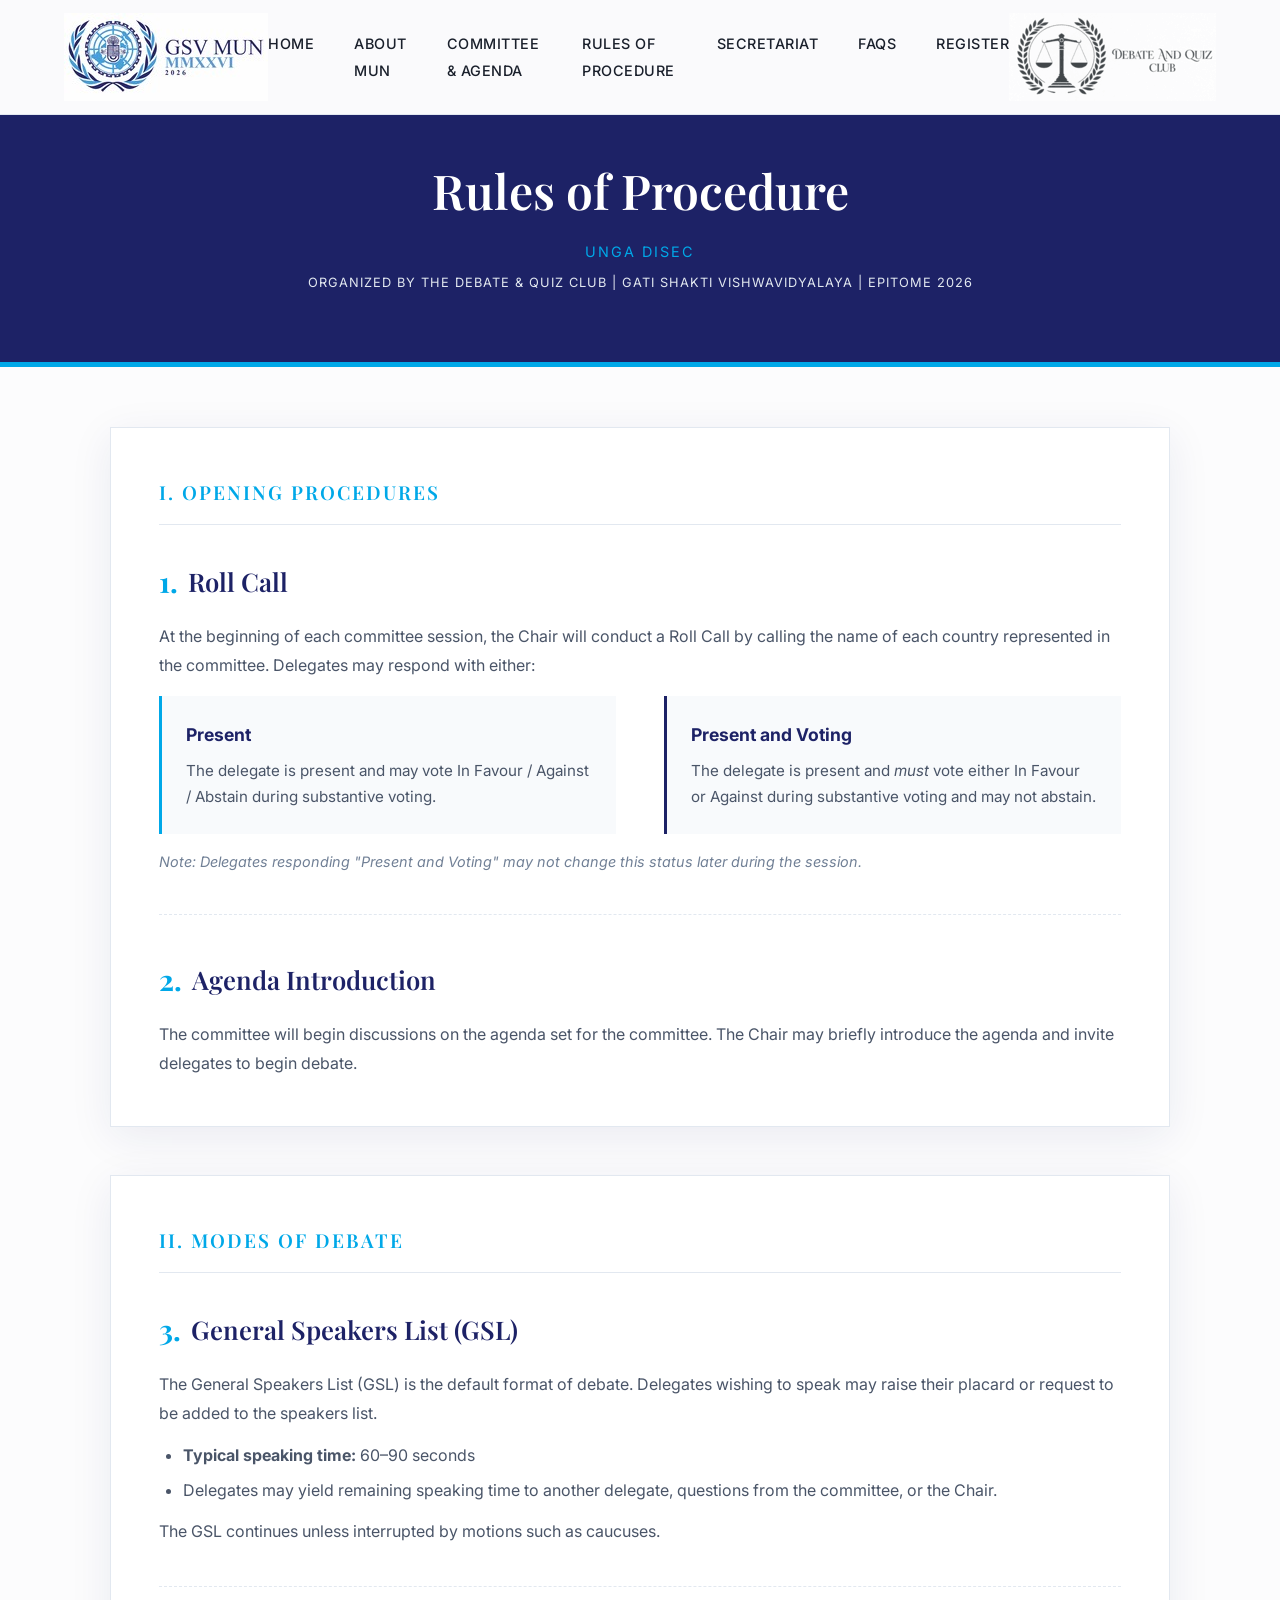
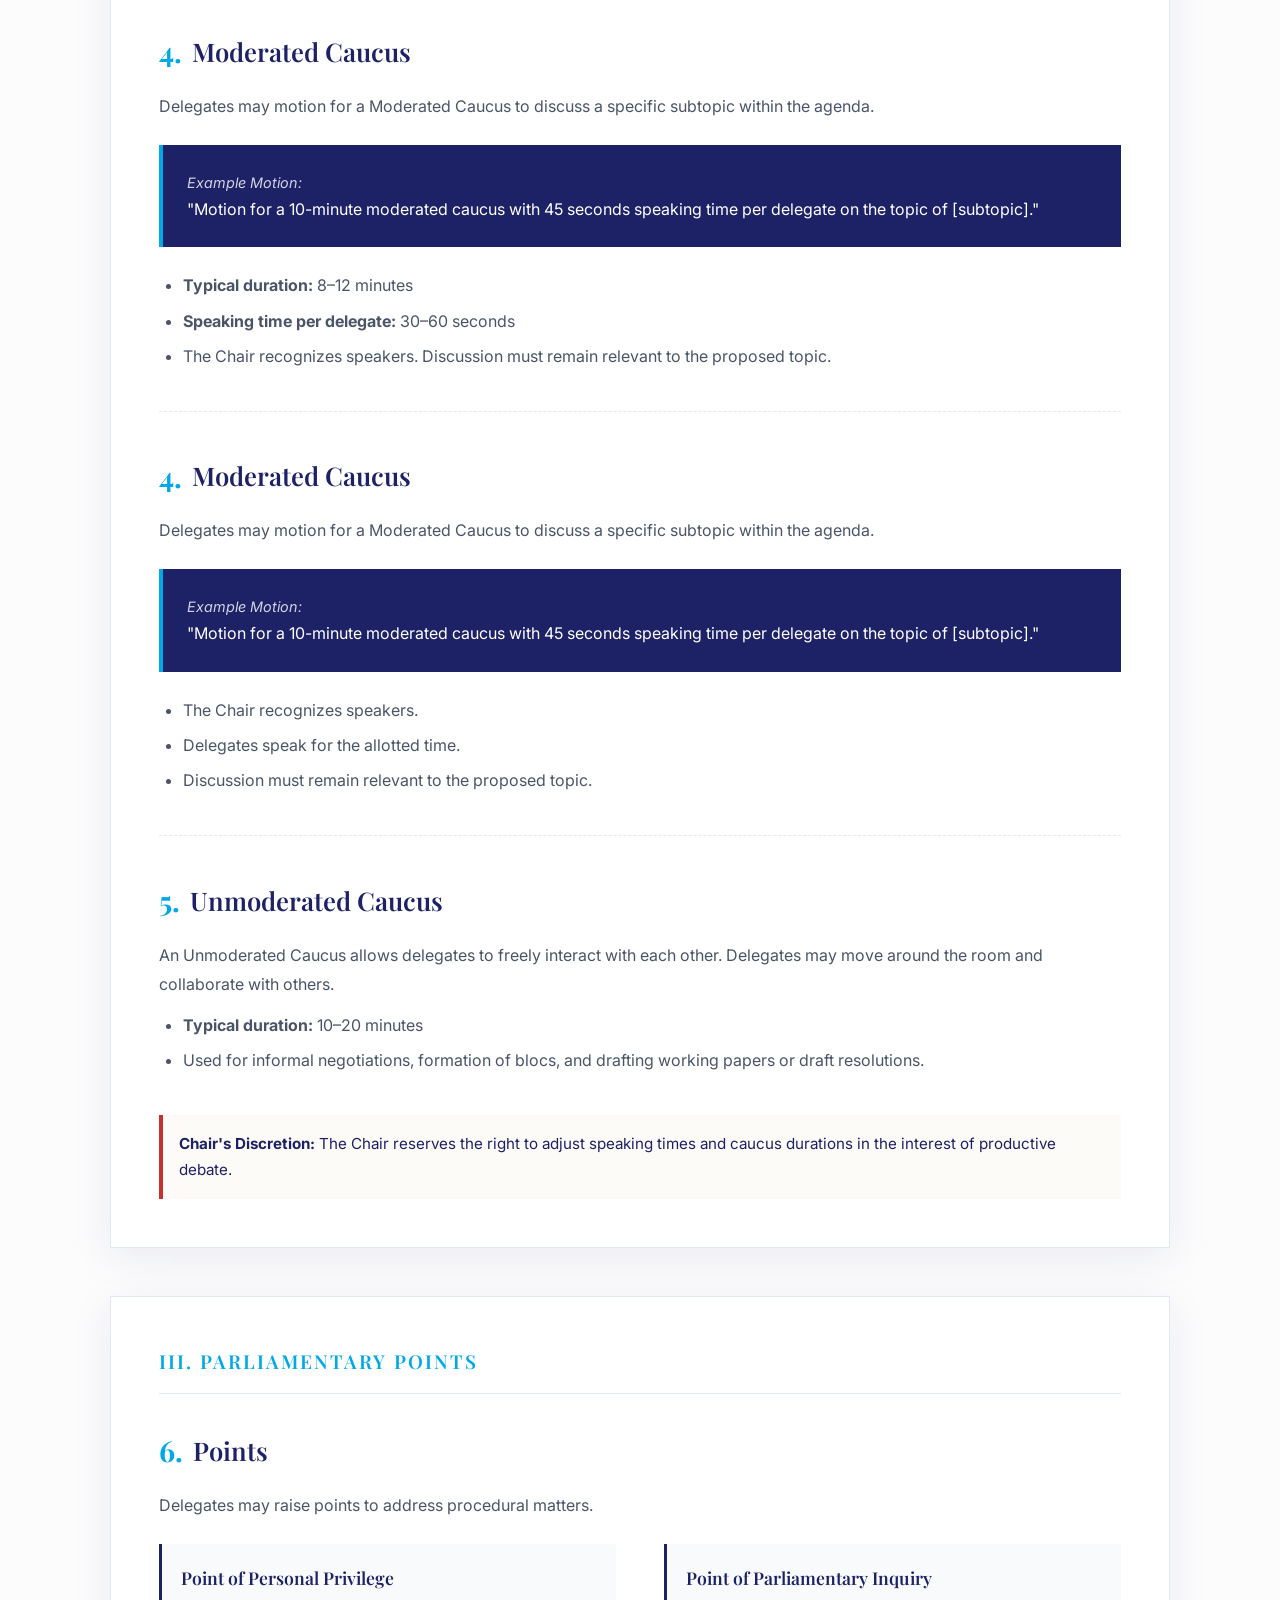
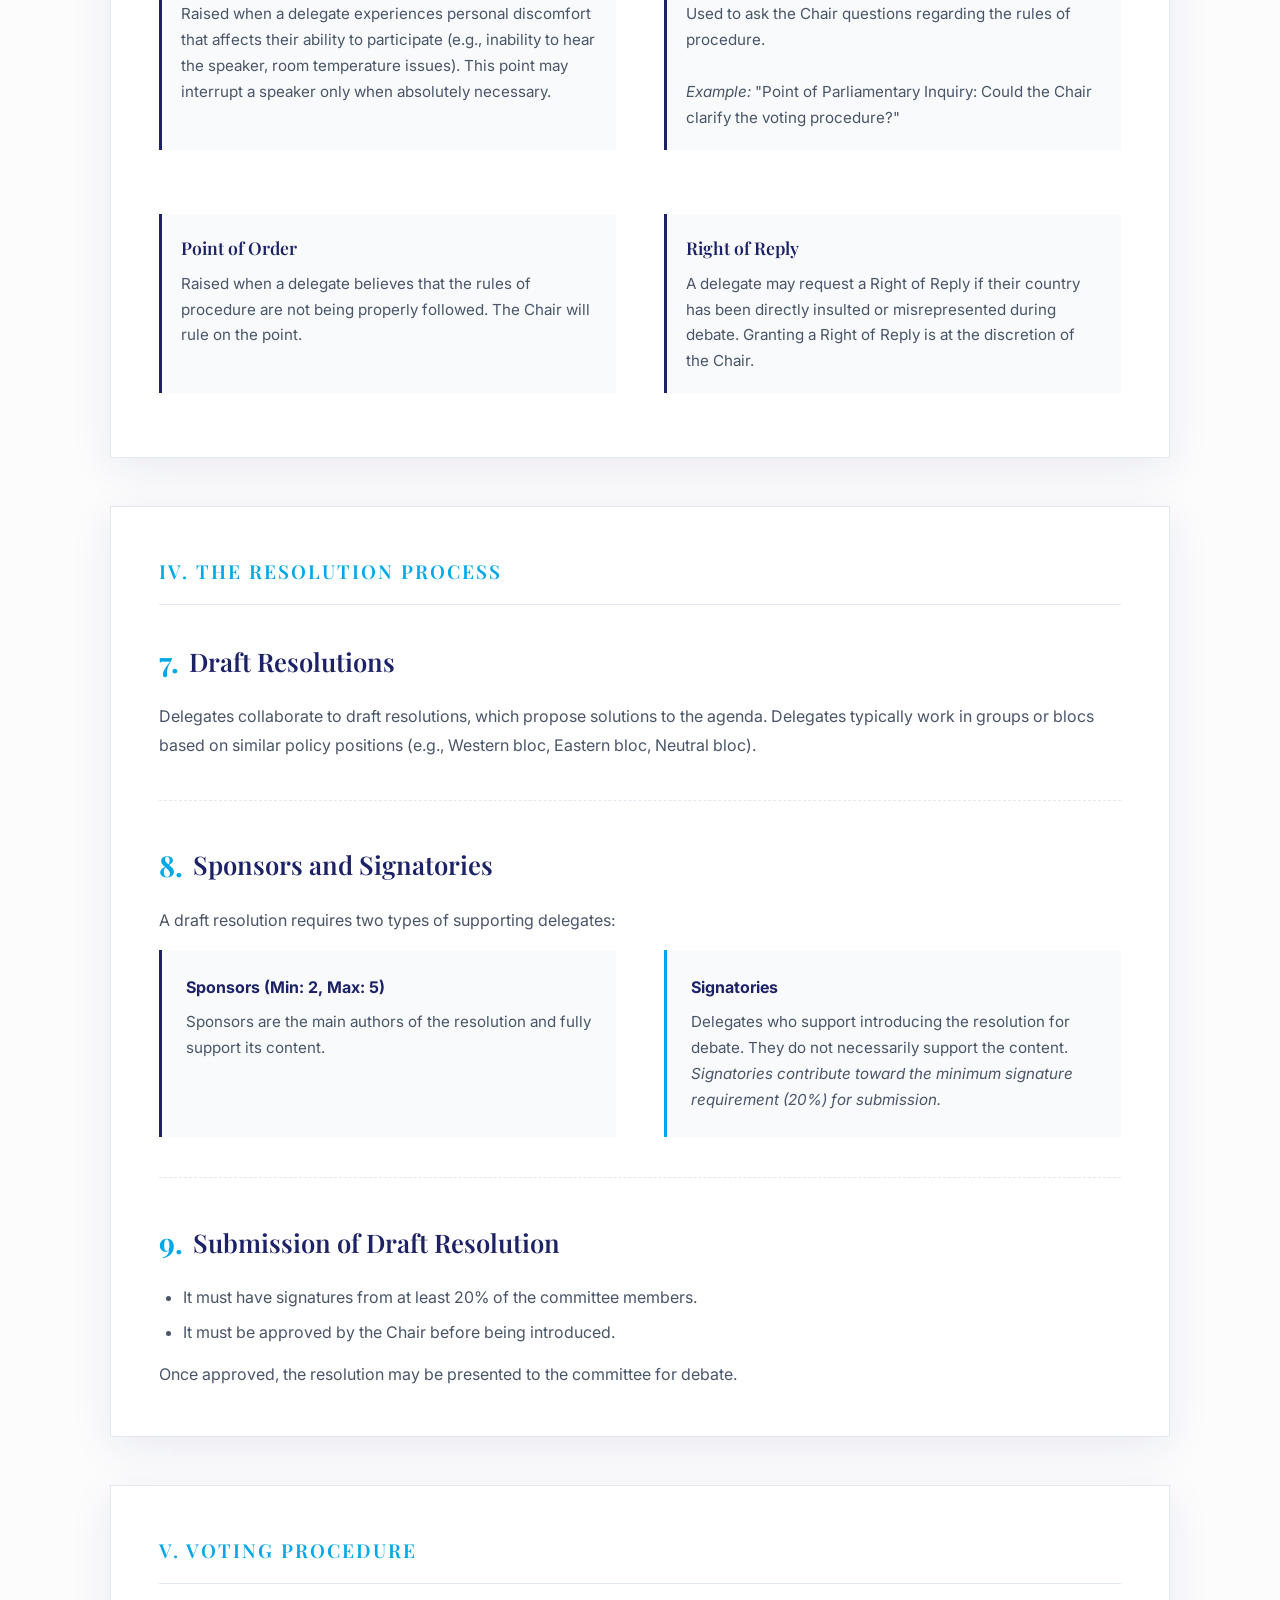
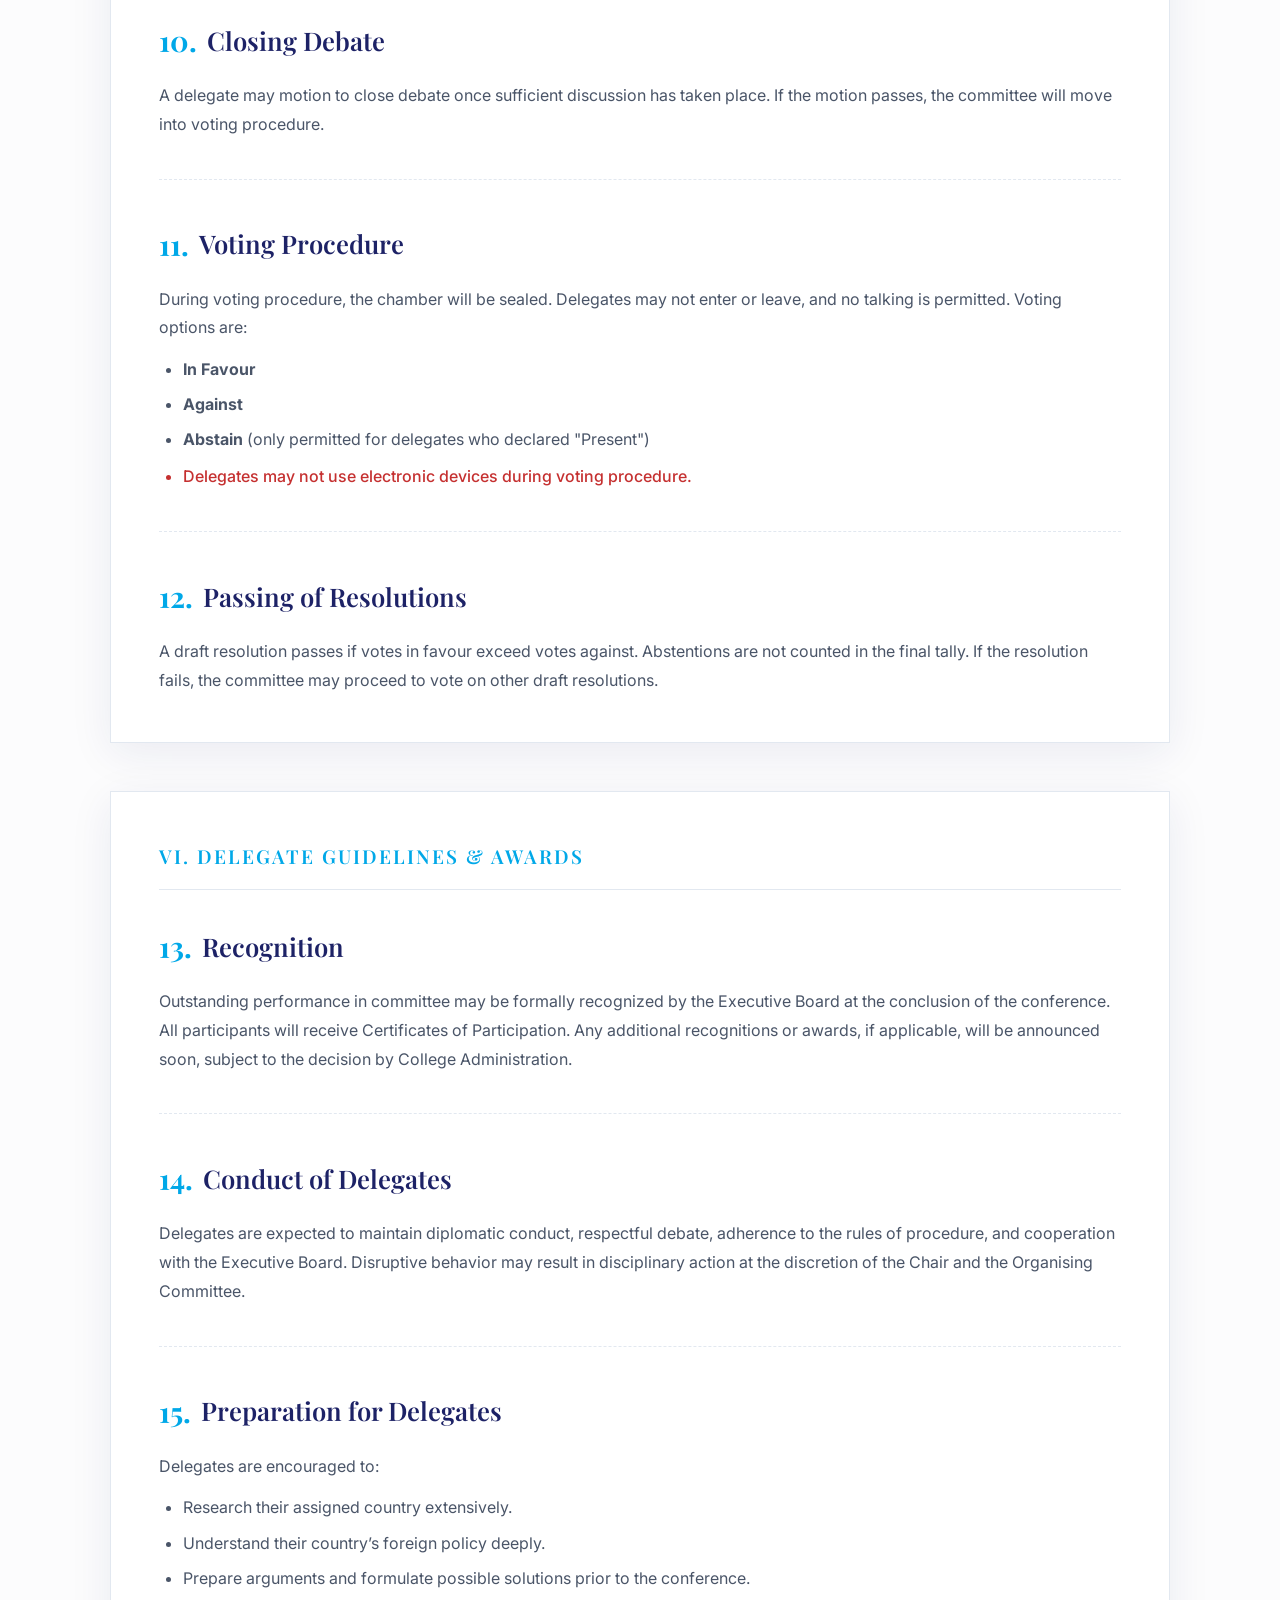
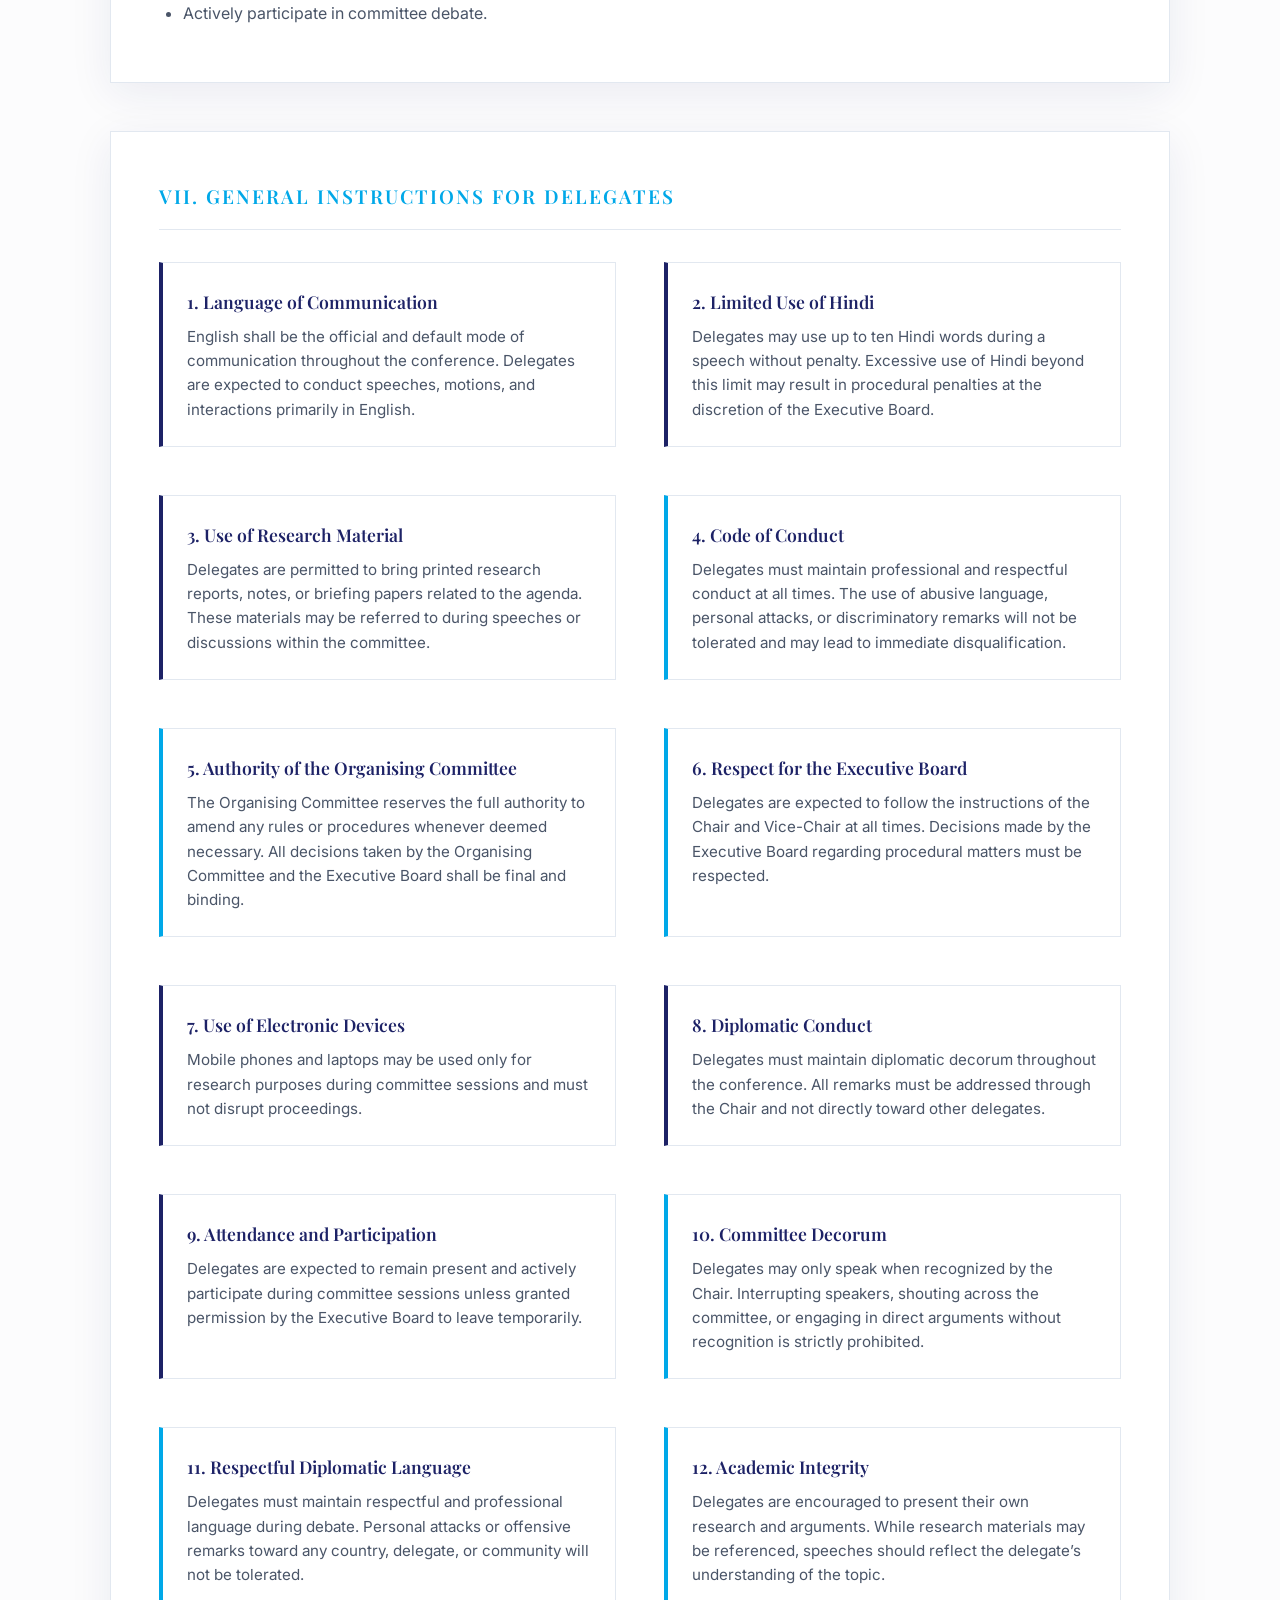
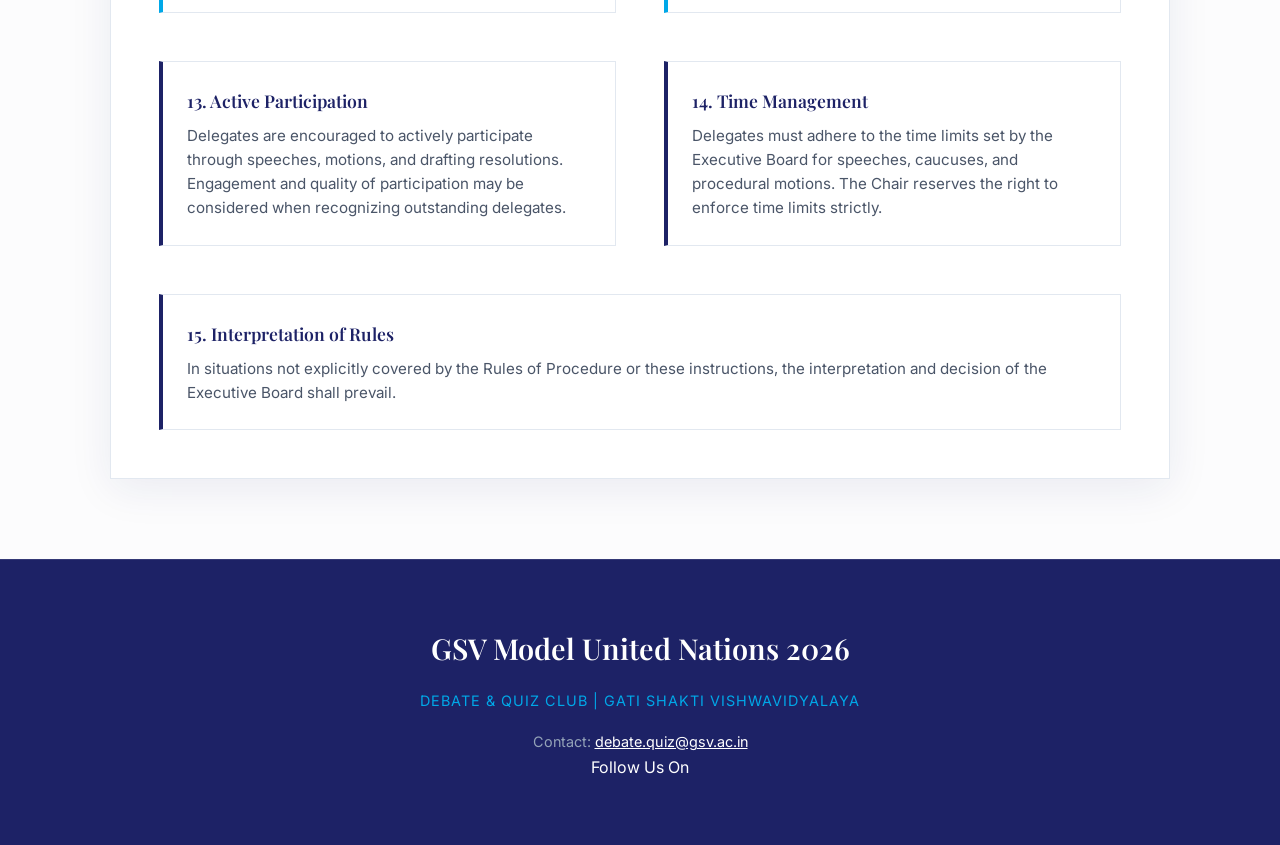
<file: rules.html>
<!doctype html>
<html lang="en">
  <head>
    <meta charset="UTF-8" />
    <meta name="viewport" content="width=device-width, initial-scale=1.0" />
    <title>Rules of Procedure | GSV MUN 2026</title>
    <link rel="stylesheet" href="style.css" />
    <style>
      .page-header {
        background-color: var(--logo-dark-blue);
        padding: 150px 20px 60px;
        text-align: center;
        color: var(--white);
        border-bottom: 5px solid var(--logo-bright-blue);
      }
      .page-header h1 {
        color: var(--white);
        font-size: 3rem;
        margin-bottom: 0.5rem;
      }
      .page-header p {
        color: var(--logo-bright-blue);
        font-family: "Inter", sans-serif;
        letter-spacing: 2px;
        text-transform: uppercase;
        font-size: 0.9rem;
        margin-bottom: 0.5rem;
      }
      .rule-block {
        margin-bottom: 2.5rem;
      }
      .rule-block:last-child {
        margin-bottom: 0;
      }
      .rule-title {
        color: var(--logo-dark-blue);
        font-size: 1.6rem;
        margin-bottom: 1rem;
        display: flex;
        align-items: center;
        gap: 10px;
      }
      .rule-number {
        color: var(--logo-bright-blue);
        font-weight: 700;
        font-size: 1.8rem;
      }
      .rule-list {
        margin-left: 1.5rem;
        color: var(--text-body);
        line-height: 1.8;
        margin-top: 0.8rem;
      }
      .rule-list li {
        margin-bottom: 0.4rem;
      }
      .point-type {
        background: #f8fafc;
        border-left: 3px solid var(--logo-dark-blue);
        padding: 1.2rem;
        margin-bottom: 1rem;
      }
      .point-type h5 {
        font-size: 1.1rem;
        margin-bottom: 0.5rem;
        color: var(--logo-dark-blue);
      }
    </style>
  </head>
  <body>
    <nav class="navbar">
      <img
        src="images/gsv-mun-small (6).jpeg"
        alt="GSV MUN 2026"
        class="nav-logo"
      />

      <ul class="nav-links">
        <li><a href="index.html">Home</a></li>
        <li><a href="about-mun.html">About MUN</a></li>
        <li><a href="committee.html">Committee & Agenda</a></li>
        <li><a href="rules.html">Rules of Procedure</a></li>
        <li><a href="secretariat.html">Secretariat</a></li>
        <li><a href="faq.html">FAQs</a></li>
        <li><a href="register.html">Register</a></li>
      </ul>

      <div class="nav-right">
        <img
          src="images/dnq logo updated (1).png"
          alt="EPITOME '26"
          class="nav-logo"
        />
        <div class="hamburger">
          <span class="bar"></span>
          <span class="bar"></span>
          <span class="bar"></span>
        </div>
      </div>
    </nav>

    <header class="page-header">
      <h1>Rules of Procedure</h1>
      <p>UNGA DISEC</p>
      <p style="font-size: 0.8rem; color: #e2e8f0; letter-spacing: 1px">
        Organized by the Debate & Quiz Club | Gati Shakti Vishwavidyalaya |
        EPITOME 2026
      </p>
    </header>

    <main class="container" style="padding-top: 60px">
      <section class="card reveal-element" style="margin-bottom: 3rem">
        <h2
          style="
            font-size: 1.2rem;
            text-transform: uppercase;
            letter-spacing: 2px;
            color: var(--logo-bright-blue);
            margin-bottom: 2rem;
            border-bottom: 1px solid var(--border-light);
            padding-bottom: 1rem;
          "
        >
          I. Opening Procedures
        </h2>

        <div class="rule-block">
          <h3 class="rule-title">
            <span class="rule-number">1.</span> Roll Call
          </h3>
          <p style="color: var(--text-body); line-height: 1.8">
            At the beginning of each committee session, the Chair will conduct a
            Roll Call by calling the name of each country represented in the
            committee. Delegates may respond with either:
          </p>
          <div class="grid-2" style="margin-top: 1rem">
            <div class="info-box" style="margin: 0">
              <strong style="color: var(--logo-dark-blue); font-size: 1.1rem"
                >Present</strong
              >
              <p style="font-size: 0.95rem; margin-top: 0.5rem">
                The delegate is present and may vote In Favour / Against /
                Abstain during substantive voting.
              </p>
            </div>
            <div
              class="info-box"
              style="margin: 0; border-color: var(--logo-dark-blue)"
            >
              <strong style="color: var(--logo-dark-blue); font-size: 1.1rem"
                >Present and Voting</strong
              >
              <p style="font-size: 0.95rem; margin-top: 0.5rem">
                The delegate is present and <em>must</em> vote either In Favour
                or Against during substantive voting and may not abstain.
              </p>
            </div>
          </div>
          <p
            style="
              color: #718096;
              font-size: 0.9rem;
              margin-top: 1rem;
              font-style: italic;
            "
          >
            Note: Delegates responding "Present and Voting" may not change this
            status later during the session.
          </p>
        </div>

        <div
          class="rule-block"
          style="
            margin-top: 2.5rem;
            border-top: 1px dashed var(--border-light);
            padding-top: 2.5rem;
          "
        >
          <h3 class="rule-title">
            <span class="rule-number">2.</span> Agenda Introduction
          </h3>
          <p style="color: var(--text-body); line-height: 1.8">
            The committee will begin discussions on the agenda set for the
            committee. The Chair may briefly introduce the agenda and invite
            delegates to begin debate.
          </p>
        </div>
      </section>

      <section class="card reveal-element" style="margin-bottom: 3rem">
        <h2
          style="
            font-size: 1.2rem;
            text-transform: uppercase;
            letter-spacing: 2px;
            color: var(--logo-bright-blue);
            margin-bottom: 2rem;
            border-bottom: 1px solid var(--border-light);
            padding-bottom: 1rem;
          "
        >
          II. Modes of Debate
        </h2>

        <div class="rule-block">
          <h3 class="rule-title">
            <span class="rule-number">3.</span> General Speakers List (GSL)
          </h3>
          <p style="color: var(--text-body); line-height: 1.8">
            The General Speakers List (GSL) is the default format of debate.
            Delegates wishing to speak may raise their placard or request to be
            added to the speakers list.
          </p>
          <ul class="rule-list">
            <li><strong>Typical speaking time:</strong> 60–90 seconds</li>
            <li>
              Delegates may yield remaining speaking time to another delegate,
              questions from the committee, or the Chair.
            </li>
          </ul>
          <p
            style="
              color: var(--text-body);
              line-height: 1.8;
              margin-top: 0.8rem;
            "
          >
            The GSL continues unless interrupted by motions such as caucuses.
          </p>
        </div>

        <div
          class="rule-block"
          style="
            margin-top: 2.5rem;
            border-top: 1px dashed var(--border-light);
            padding-top: 2.5rem;
          "
        >
          <h3 class="rule-title">
            <span class="rule-number">4.</span> Moderated Caucus
          </h3>
          <p style="color: var(--text-body); line-height: 1.8">
            Delegates may motion for a Moderated Caucus to discuss a specific
            subtopic within the agenda.
          </p>
          <div
            class="info-box"
            style="
              background: var(--logo-dark-blue);
              color: var(--white);
              border-left: 4px solid var(--logo-bright-blue);
            "
          >
            <em style="opacity: 0.8; font-size: 0.9rem">Example Motion:</em
            ><br />
            "Motion for a 10-minute moderated caucus with 45 seconds speaking
            time per delegate on the topic of [subtopic]."
          </div>
          <ul class="rule-list">
            <li><strong>Typical duration:</strong> 8–12 minutes</li>
            <li><strong>Speaking time per delegate:</strong> 30–60 seconds</li>
            <li>
              The Chair recognizes speakers. Discussion must remain relevant to
              the proposed topic.
            </li>
          </ul>
        </div>

        <div
          class="rule-block"
          style="
            margin-top: 2.5rem;
            border-top: 1px dashed var(--border-light);
            padding-top: 2.5rem;
          "
        >
          <h3 class="rule-title">
            <span class="rule-number">4.</span> Moderated Caucus
          </h3>
          <p style="color: var(--text-body); line-height: 1.8">
            Delegates may motion for a Moderated Caucus to discuss a specific
            subtopic within the agenda.
          </p>
          <div
            class="info-box"
            style="
              background: var(--logo-dark-blue);
              color: var(--white);
              border-left: 4px solid var(--logo-bright-blue);
            "
          >
            <em style="opacity: 0.8; font-size: 0.9rem">Example Motion:</em
            ><br />
            "Motion for a 10-minute moderated caucus with 45 seconds speaking
            time per delegate on the topic of [subtopic]."
          </div>
          <ul class="rule-list">
            <li>The Chair recognizes speakers.</li>
            <li>Delegates speak for the allotted time.</li>
            <li>Discussion must remain relevant to the proposed topic.</li>
          </ul>
        </div>

        <div
          class="rule-block"
          style="
            margin-top: 2.5rem;
            border-top: 1px dashed var(--border-light);
            padding-top: 2.5rem;
          "
        >
          <h3 class="rule-title">
            <span class="rule-number">5.</span> Unmoderated Caucus
          </h3>
          <p style="color: var(--text-body); line-height: 1.8">
            An Unmoderated Caucus allows delegates to freely interact with each
            other. Delegates may move around the room and collaborate with
            others.
          </p>
          <ul class="rule-list">
            <li><strong>Typical duration:</strong> 10–20 minutes</li>
            <li>
              Used for informal negotiations, formation of blocs, and drafting
              working papers or draft resolutions.
            </li>
          </ul>
        </div>
        <div
          style="
            margin-top: 2rem;
            padding: 1rem;
            background: #fdfbf7;
            border-left: 4px solid #c53030;
            font-size: 0.95rem;
            color: var(--logo-dark-blue);
          "
        >
          <strong>Chair's Discretion:</strong> The Chair reserves the right to
          adjust speaking times and caucus durations in the interest of
          productive debate.
        </div>
      </section>

      <section class="card reveal-element" style="margin-bottom: 3rem">
        <h2
          style="
            font-size: 1.2rem;
            text-transform: uppercase;
            letter-spacing: 2px;
            color: var(--logo-bright-blue);
            margin-bottom: 2rem;
            border-bottom: 1px solid var(--border-light);
            padding-bottom: 1rem;
          "
        >
          III. Parliamentary Points
        </h2>

        <div class="rule-block">
          <h3 class="rule-title"><span class="rule-number">6.</span> Points</h3>
          <p
            style="
              color: var(--text-body);
              line-height: 1.8;
              margin-bottom: 1.5rem;
            "
          >
            Delegates may raise points to address procedural matters.
          </p>

          <div class="grid-2">
            <div class="point-type">
              <h5>Point of Personal Privilege</h5>
              <p style="font-size: 0.95rem; color: var(--text-body)">
                Raised when a delegate experiences personal discomfort that
                affects their ability to participate (e.g., inability to hear
                the speaker, room temperature issues). This point may interrupt
                a speaker only when absolutely necessary.
              </p>
            </div>
            <div class="point-type">
              <h5>Point of Parliamentary Inquiry</h5>
              <p style="font-size: 0.95rem; color: var(--text-body)">
                Used to ask the Chair questions regarding the rules of
                procedure.<br /><br /><em>Example:</em> "Point of Parliamentary
                Inquiry: Could the Chair clarify the voting procedure?"
              </p>
            </div>
            <div class="point-type">
              <h5>Point of Order</h5>
              <p style="font-size: 0.95rem; color: var(--text-body)">
                Raised when a delegate believes that the rules of procedure are
                not being properly followed. The Chair will rule on the point.
              </p>
            </div>
            <div class="point-type">
              <h5>Right of Reply</h5>
              <p style="font-size: 0.95rem; color: var(--text-body)">
                A delegate may request a Right of Reply if their country has
                been directly insulted or misrepresented during debate. Granting
                a Right of Reply is at the discretion of the Chair.
              </p>
            </div>
          </div>
        </div>
      </section>

      <section class="card reveal-element" style="margin-bottom: 3rem">
        <h2
          style="
            font-size: 1.2rem;
            text-transform: uppercase;
            letter-spacing: 2px;
            color: var(--logo-bright-blue);
            margin-bottom: 2rem;
            border-bottom: 1px solid var(--border-light);
            padding-bottom: 1rem;
          "
        >
          IV. The Resolution Process
        </h2>

        <div class="rule-block">
          <h3 class="rule-title">
            <span class="rule-number">7.</span> Draft Resolutions
          </h3>
          <p style="color: var(--text-body); line-height: 1.8">
            Delegates collaborate to draft resolutions, which propose solutions
            to the agenda. Delegates typically work in groups or blocs based on
            similar policy positions (e.g., Western bloc, Eastern bloc, Neutral
            bloc).
          </p>
        </div>

        <div
          class="rule-block"
          style="
            margin-top: 2.5rem;
            border-top: 1px dashed var(--border-light);
            padding-top: 2.5rem;
          "
        >
          <h3 class="rule-title">
            <span class="rule-number">8.</span> Sponsors and Signatories
          </h3>
          <p style="color: var(--text-body); line-height: 1.8">
            A draft resolution requires two types of supporting delegates:
          </p>
          <div class="grid-2" style="margin-top: 1rem">
            <div
              class="info-box"
              style="margin: 0; border-color: var(--logo-dark-blue)"
            >
              <strong style="color: var(--logo-dark-blue)"
                >Sponsors (Min: 2, Max: 5)</strong
              >
              <p style="font-size: 0.95rem; margin-top: 0.5rem">
                Sponsors are the main authors of the resolution and fully
                support its content.
              </p>
            </div>
            <div
              class="info-box"
              style="margin: 0; border-color: var(--logo-bright-blue)"
            >
              <strong style="color: var(--logo-dark-blue)">Signatories</strong>
              <p style="font-size: 0.95rem; margin-top: 0.5rem">
                Delegates who support introducing the resolution for debate.
                They do not necessarily support the content.
                <em
                  >Signatories contribute toward the minimum signature
                  requirement (20%) for submission.</em
                >
              </p>
            </div>
          </div>
        </div>

        <div
          class="rule-block"
          style="
            margin-top: 2.5rem;
            border-top: 1px dashed var(--border-light);
            padding-top: 2.5rem;
          "
        >
          <h3 class="rule-title">
            <span class="rule-number">9.</span> Submission of Draft Resolution
          </h3>
          <ul class="rule-list">
            <li>
              It must have signatures from at least 20% of the committee
              members.
            </li>
            <li>It must be approved by the Chair before being introduced.</li>
          </ul>
          <p
            style="
              color: var(--text-body);
              line-height: 1.8;
              margin-top: 0.8rem;
            "
          >
            Once approved, the resolution may be presented to the committee for
            debate.
          </p>
        </div>
      </section>

      <section class="card reveal-element" style="margin-bottom: 3rem">
        <h2
          style="
            font-size: 1.2rem;
            text-transform: uppercase;
            letter-spacing: 2px;
            color: var(--logo-bright-blue);
            margin-bottom: 2rem;
            border-bottom: 1px solid var(--border-light);
            padding-bottom: 1rem;
          "
        >
          V. Voting Procedure
        </h2>

        <div class="rule-block">
          <h3 class="rule-title">
            <span class="rule-number">10.</span> Closing Debate
          </h3>
          <p style="color: var(--text-body); line-height: 1.8">
            A delegate may motion to close debate once sufficient discussion has
            taken place. If the motion passes, the committee will move into
            voting procedure.
          </p>
        </div>

        <div
          class="rule-block"
          style="
            margin-top: 2.5rem;
            border-top: 1px dashed var(--border-light);
            padding-top: 2.5rem;
          "
        >
          <h3 class="rule-title">
            <span class="rule-number">11.</span> Voting Procedure
          </h3>
          <p style="color: var(--text-body); line-height: 1.8">
            During voting procedure, the chamber will be sealed. Delegates may
            not enter or leave, and no talking is permitted. Voting options are:
          </p>
          <ul class="rule-list" style="margin-bottom: 1rem">
            <li><strong>In Favour</strong></li>
            <li><strong>Against</strong></li>
            <li>
              <strong>Abstain</strong> (only permitted for delegates who
              declared "Present")
            </li>
            <li style="color: #c53030; font-weight: 500; margin-top: 0.5rem">
              Delegates may not use electronic devices during voting procedure.
            </li>
          </ul>
        </div>

        <div
          class="rule-block"
          style="
            margin-top: 2.5rem;
            border-top: 1px dashed var(--border-light);
            padding-top: 2.5rem;
          "
        >
          <h3 class="rule-title">
            <span class="rule-number">12.</span> Passing of Resolutions
          </h3>
          <p style="color: var(--text-body); line-height: 1.8">
            A draft resolution passes if votes in favour exceed votes against.
            Abstentions are not counted in the final tally. If the resolution
            fails, the committee may proceed to vote on other draft resolutions.
          </p>
        </div>
      </section>

      <section class="card reveal-element">
        <h2
          style="
            font-size: 1.2rem;
            text-transform: uppercase;
            letter-spacing: 2px;
            color: var(--logo-bright-blue);
            margin-bottom: 2rem;
            border-bottom: 1px solid var(--border-light);
            padding-bottom: 1rem;
          "
        >
          VI. Delegate Guidelines & Awards
        </h2>

        <div class="rule-block">
          <h3 class="rule-title">
            <span class="rule-number">13.</span> Recognition
          </h3>
          <p style="color: var(--text-body); line-height: 1.8">
            Outstanding performance in committee may be formally recognized by
            the Executive Board at the conclusion of the conference. All
            participants will receive Certificates of Participation. Any
            additional recognitions or awards, if applicable, will be announced
            soon, subject to the decision by College Administration.
          </p>
        </div>

        <div
          class="rule-block"
          style="
            margin-top: 2.5rem;
            border-top: 1px dashed var(--border-light);
            padding-top: 2.5rem;
          "
        >
          <h3 class="rule-title">
            <span class="rule-number">14.</span> Conduct of Delegates
          </h3>
          <p style="color: var(--text-body); line-height: 1.8">
            Delegates are expected to maintain diplomatic conduct, respectful
            debate, adherence to the rules of procedure, and cooperation with
            the Executive Board. Disruptive behavior may result in disciplinary
            action at the discretion of the Chair and the Organising Committee.
          </p>
        </div>

        <div
          class="rule-block"
          style="
            margin-top: 2.5rem;
            border-top: 1px dashed var(--border-light);
            padding-top: 2.5rem;
          "
        >
          <h3 class="rule-title">
            <span class="rule-number">15.</span> Preparation for Delegates
          </h3>
          <p style="color: var(--text-body); line-height: 1.8">
            Delegates are encouraged to:
          </p>
          <ul class="rule-list">
            <li>Research their assigned country extensively.</li>
            <li>Understand their country’s foreign policy deeply.</li>
            <li>
              Prepare arguments and formulate possible solutions prior to the
              conference.
            </li>
            <li>Actively participate in committee debate.</li>
          </ul>
        </div>
      </section>
      <section class="card reveal-element" style="margin-top: 3rem">
        <h2
          style="
            font-size: 1.2rem;
            text-transform: uppercase;
            letter-spacing: 2px;
            color: var(--logo-bright-blue);
            margin-bottom: 2rem;
            border-bottom: 1px solid var(--border-light);
            padding-bottom: 1rem;
          "
        >
          VII. General Instructions for Delegates
        </h2>

        <div class="grid-2">
          <div
            class="info-box"
            style="
              margin: 0;
              background: var(--white);
              border: 1px solid var(--border-light);
              border-left: 4px solid var(--logo-dark-blue);
            "
          >
            <h4
              style="
                color: var(--logo-dark-blue);
                margin-bottom: 0.5rem;
                font-size: 1.1rem;
              "
            >
              1. Language of Communication
            </h4>
            <p
              style="
                font-size: 0.95rem;
                color: var(--text-body);
                line-height: 1.6;
              "
            >
              English shall be the official and default mode of communication
              throughout the conference. Delegates are expected to conduct
              speeches, motions, and interactions primarily in English.
            </p>
          </div>

          <div
            class="info-box"
            style="
              margin: 0;
              background: var(--white);
              border: 1px solid var(--border-light);
              border-left: 4px solid var(--logo-dark-blue);
            "
          >
            <h4
              style="
                color: var(--logo-dark-blue);
                margin-bottom: 0.5rem;
                font-size: 1.1rem;
              "
            >
              2. Limited Use of Hindi
            </h4>
            <p
              style="
                font-size: 0.95rem;
                color: var(--text-body);
                line-height: 1.6;
              "
            >
              Delegates may use up to ten Hindi words during a speech without
              penalty. Excessive use of Hindi beyond this limit may result in
              procedural penalties at the discretion of the Executive Board.
            </p>
          </div>

          <div
            class="info-box"
            style="
              margin: 0;
              background: var(--white);
              border: 1px solid var(--border-light);
              border-left: 4px solid var(--logo-dark-blue);
            "
          >
            <h4
              style="
                color: var(--logo-dark-blue);
                margin-bottom: 0.5rem;
                font-size: 1.1rem;
              "
            >
              3. Use of Research Material
            </h4>
            <p
              style="
                font-size: 0.95rem;
                color: var(--text-body);
                line-height: 1.6;
              "
            >
              Delegates are permitted to bring printed research reports, notes,
              or briefing papers related to the agenda. These materials may be
              referred to during speeches or discussions within the committee.
            </p>
          </div>

          <div
            class="info-box"
            style="
              margin: 0;
              background: var(--white);
              border: 1px solid var(--border-light);
              border-left: 4px solid var(--logo-bright-blue);
            "
          >
            <h4
              style="
                color: var(--logo-dark-blue);
                margin-bottom: 0.5rem;
                font-size: 1.1rem;
              "
            >
              4. Code of Conduct
            </h4>
            <p
              style="
                font-size: 0.95rem;
                color: var(--text-body);
                line-height: 1.6;
              "
            >
              Delegates must maintain professional and respectful conduct at all
              times. The use of abusive language, personal attacks, or
              discriminatory remarks will not be tolerated and may lead to
              immediate disqualification.
            </p>
          </div>

          <div
            class="info-box"
            style="
              margin: 0;
              background: var(--white);
              border: 1px solid var(--border-light);
              border-left: 4px solid var(--logo-bright-blue);
            "
          >
            <h4
              style="
                color: var(--logo-dark-blue);
                margin-bottom: 0.5rem;
                font-size: 1.1rem;
              "
            >
              5. Authority of the Organising Committee
            </h4>
            <p
              style="
                font-size: 0.95rem;
                color: var(--text-body);
                line-height: 1.6;
              "
            >
              The Organising Committee reserves the full authority to amend any
              rules or procedures whenever deemed necessary. All decisions taken
              by the Organising Committee and the Executive Board shall be final
              and binding.
            </p>
          </div>

          <div
            class="info-box"
            style="
              margin: 0;
              background: var(--white);
              border: 1px solid var(--border-light);
              border-left: 4px solid var(--logo-bright-blue);
            "
          >
            <h4
              style="
                color: var(--logo-dark-blue);
                margin-bottom: 0.5rem;
                font-size: 1.1rem;
              "
            >
              6. Respect for the Executive Board
            </h4>
            <p
              style="
                font-size: 0.95rem;
                color: var(--text-body);
                line-height: 1.6;
              "
            >
              Delegates are expected to follow the instructions of the Chair and
              Vice-Chair at all times. Decisions made by the Executive Board
              regarding procedural matters must be respected.
            </p>
          </div>

          <div
            class="info-box"
            style="
              margin: 0;
              background: var(--white);
              border: 1px solid var(--border-light);
              border-left: 4px solid var(--logo-dark-blue);
            "
          >
            <h4
              style="
                color: var(--logo-dark-blue);
                margin-bottom: 0.5rem;
                font-size: 1.1rem;
              "
            >
              7. Use of Electronic Devices
            </h4>
            <p
              style="
                font-size: 0.95rem;
                color: var(--text-body);
                line-height: 1.6;
              "
            >
              Mobile phones and laptops may be used only for research purposes
              during committee sessions and must not disrupt proceedings.
            </p>
          </div>

          <div
            class="info-box"
            style="
              margin: 0;
              background: var(--white);
              border: 1px solid var(--border-light);
              border-left: 4px solid var(--logo-dark-blue);
            "
          >
            <h4
              style="
                color: var(--logo-dark-blue);
                margin-bottom: 0.5rem;
                font-size: 1.1rem;
              "
            >
              8. Diplomatic Conduct
            </h4>
            <p
              style="
                font-size: 0.95rem;
                color: var(--text-body);
                line-height: 1.6;
              "
            >
              Delegates must maintain diplomatic decorum throughout the
              conference. All remarks must be addressed through the Chair and
              not directly toward other delegates.
            </p>
          </div>

          <div
            class="info-box"
            style="
              margin: 0;
              background: var(--white);
              border: 1px solid var(--border-light);
              border-left: 4px solid var(--logo-dark-blue);
            "
          >
            <h4
              style="
                color: var(--logo-dark-blue);
                margin-bottom: 0.5rem;
                font-size: 1.1rem;
              "
            >
              9. Attendance and Participation
            </h4>
            <p
              style="
                font-size: 0.95rem;
                color: var(--text-body);
                line-height: 1.6;
              "
            >
              Delegates are expected to remain present and actively participate
              during committee sessions unless granted permission by the
              Executive Board to leave temporarily.
            </p>
          </div>

          <div
            class="info-box"
            style="
              margin: 0;
              background: var(--white);
              border: 1px solid var(--border-light);
              border-left: 4px solid var(--logo-bright-blue);
            "
          >
            <h4
              style="
                color: var(--logo-dark-blue);
                margin-bottom: 0.5rem;
                font-size: 1.1rem;
              "
            >
              10. Committee Decorum
            </h4>
            <p
              style="
                font-size: 0.95rem;
                color: var(--text-body);
                line-height: 1.6;
              "
            >
              Delegates may only speak when recognized by the Chair.
              Interrupting speakers, shouting across the committee, or engaging
              in direct arguments without recognition is strictly prohibited.
            </p>
          </div>

          <div
            class="info-box"
            style="
              margin: 0;
              background: var(--white);
              border: 1px solid var(--border-light);
              border-left: 4px solid var(--logo-bright-blue);
            "
          >
            <h4
              style="
                color: var(--logo-dark-blue);
                margin-bottom: 0.5rem;
                font-size: 1.1rem;
              "
            >
              11. Respectful Diplomatic Language
            </h4>
            <p
              style="
                font-size: 0.95rem;
                color: var(--text-body);
                line-height: 1.6;
              "
            >
              Delegates must maintain respectful and professional language
              during debate. Personal attacks or offensive remarks toward any
              country, delegate, or community will not be tolerated.
            </p>
          </div>

          <div
            class="info-box"
            style="
              margin: 0;
              background: var(--white);
              border: 1px solid var(--border-light);
              border-left: 4px solid var(--logo-bright-blue);
            "
          >
            <h4
              style="
                color: var(--logo-dark-blue);
                margin-bottom: 0.5rem;
                font-size: 1.1rem;
              "
            >
              12. Academic Integrity
            </h4>
            <p
              style="
                font-size: 0.95rem;
                color: var(--text-body);
                line-height: 1.6;
              "
            >
              Delegates are encouraged to present their own research and
              arguments. While research materials may be referenced, speeches
              should reflect the delegate’s understanding of the topic.
            </p>
          </div>

          <div
            class="info-box"
            style="
              margin: 0;
              background: var(--white);
              border: 1px solid var(--border-light);
              border-left: 4px solid var(--logo-dark-blue);
            "
          >
            <h4
              style="
                color: var(--logo-dark-blue);
                margin-bottom: 0.5rem;
                font-size: 1.1rem;
              "
            >
              13. Active Participation
            </h4>
            <p
              style="
                font-size: 0.95rem;
                color: var(--text-body);
                line-height: 1.6;
              "
            >
              Delegates are encouraged to actively participate through speeches,
              motions, and drafting resolutions. Engagement and quality of
              participation may be considered when recognizing outstanding
              delegates.
            </p>
          </div>

          <div
            class="info-box"
            style="
              margin: 0;
              background: var(--white);
              border: 1px solid var(--border-light);
              border-left: 4px solid var(--logo-dark-blue);
            "
          >
            <h4
              style="
                color: var(--logo-dark-blue);
                margin-bottom: 0.5rem;
                font-size: 1.1rem;
              "
            >
              14. Time Management
            </h4>
            <p
              style="
                font-size: 0.95rem;
                color: var(--text-body);
                line-height: 1.6;
              "
            >
              Delegates must adhere to the time limits set by the Executive
              Board for speeches, caucuses, and procedural motions. The Chair
              reserves the right to enforce time limits strictly.
            </p>
          </div>

          <div
            class="info-box"
            style="
              margin: 0;
              background: var(--white);
              border: 1px solid var(--border-light);
              border-left: 4px solid var(--logo-dark-blue);
              grid-column: 1 / -1;
            "
          >
            <h4
              style="
                color: var(--logo-dark-blue);
                margin-bottom: 0.5rem;
                font-size: 1.1rem;
              "
            >
              15. Interpretation of Rules
            </h4>
            <p
              style="
                font-size: 0.95rem;
                color: var(--text-body);
                line-height: 1.6;
              "
            >
              In situations not explicitly covered by the Rules of Procedure or
              these instructions, the interpretation and decision of the
              Executive Board shall prevail.
            </p>
          </div>
        </div>
      </section>
    </main>

    <footer>
      <h3 style="font-family: &quot;Playfair Display&quot;, serif">
        GSV Model United Nations 2026
      </h3>

      <p
        style="
          text-transform: uppercase;
          letter-spacing: 1px;
          margin-bottom: 1rem;
          color: var(--logo-bright-blue);
        "
      >
        Debate & Quiz Club | Gati Shakti Vishwavidyalaya
      </p>

      <p>
        Contact:
        <a
          href="mailto:debate.quiz@gsv.ac.in"
          style="color: var(--white); text-decoration: underline"
          >debate.quiz@gsv.ac.in</a
        >
      </p>

      <div class="social-container">
        <span class="social-label">Follow Us On</span>

        <div class="social-icons">
          <a
            href="https://www.instagram.com/d.q.gsv/"
            class="social-icon"
            aria-label="Instagram"
            target="_blank"
          >
            <i class="fa-brands fa-instagram"></i>
          </a>

          <a
            href="https://www.linkedin.com/company/108378145/"
            class="social-icon"
            aria-label="LinkedIn"
            target="_blank"
          >
            <i class="fa-brands fa-linkedin-in"></i>
          </a>
        </div>
      </div>
    </footer>

    <script src="script.js"></script>
  </body>
</html>
</file>
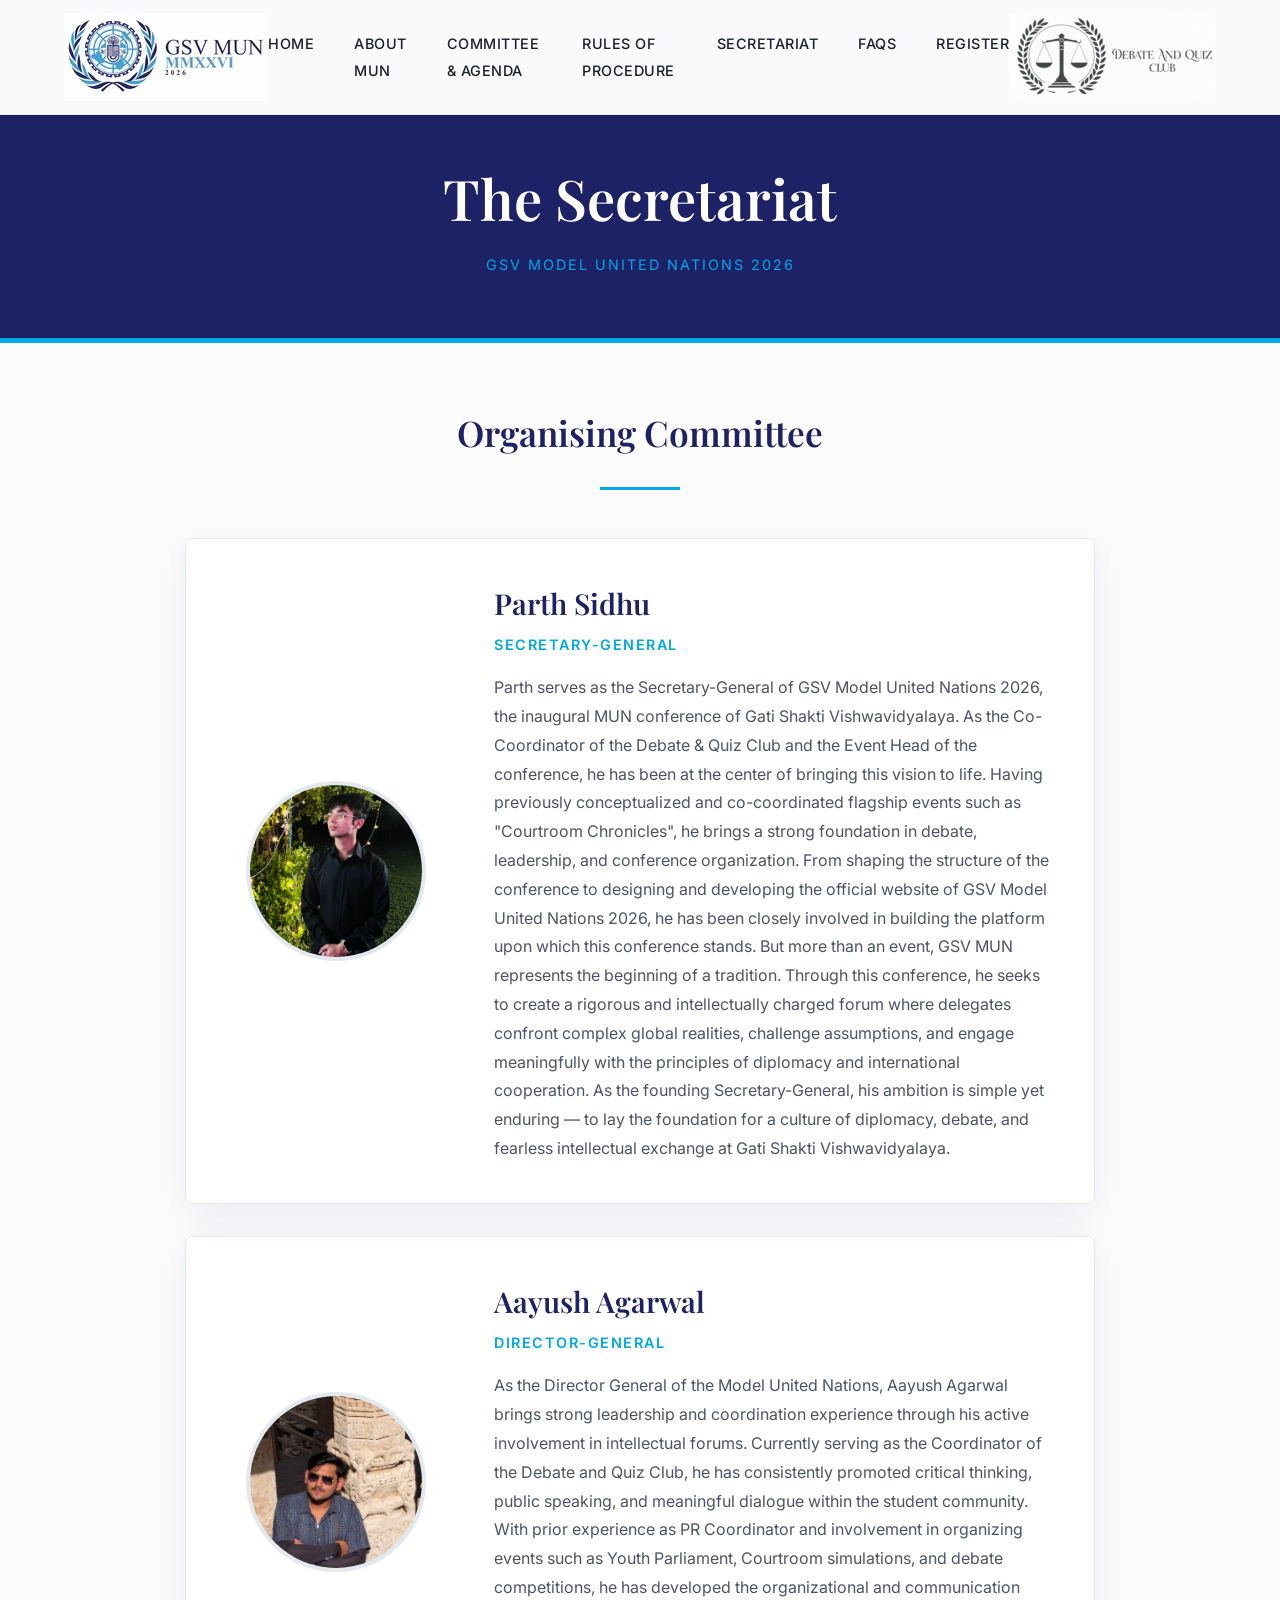
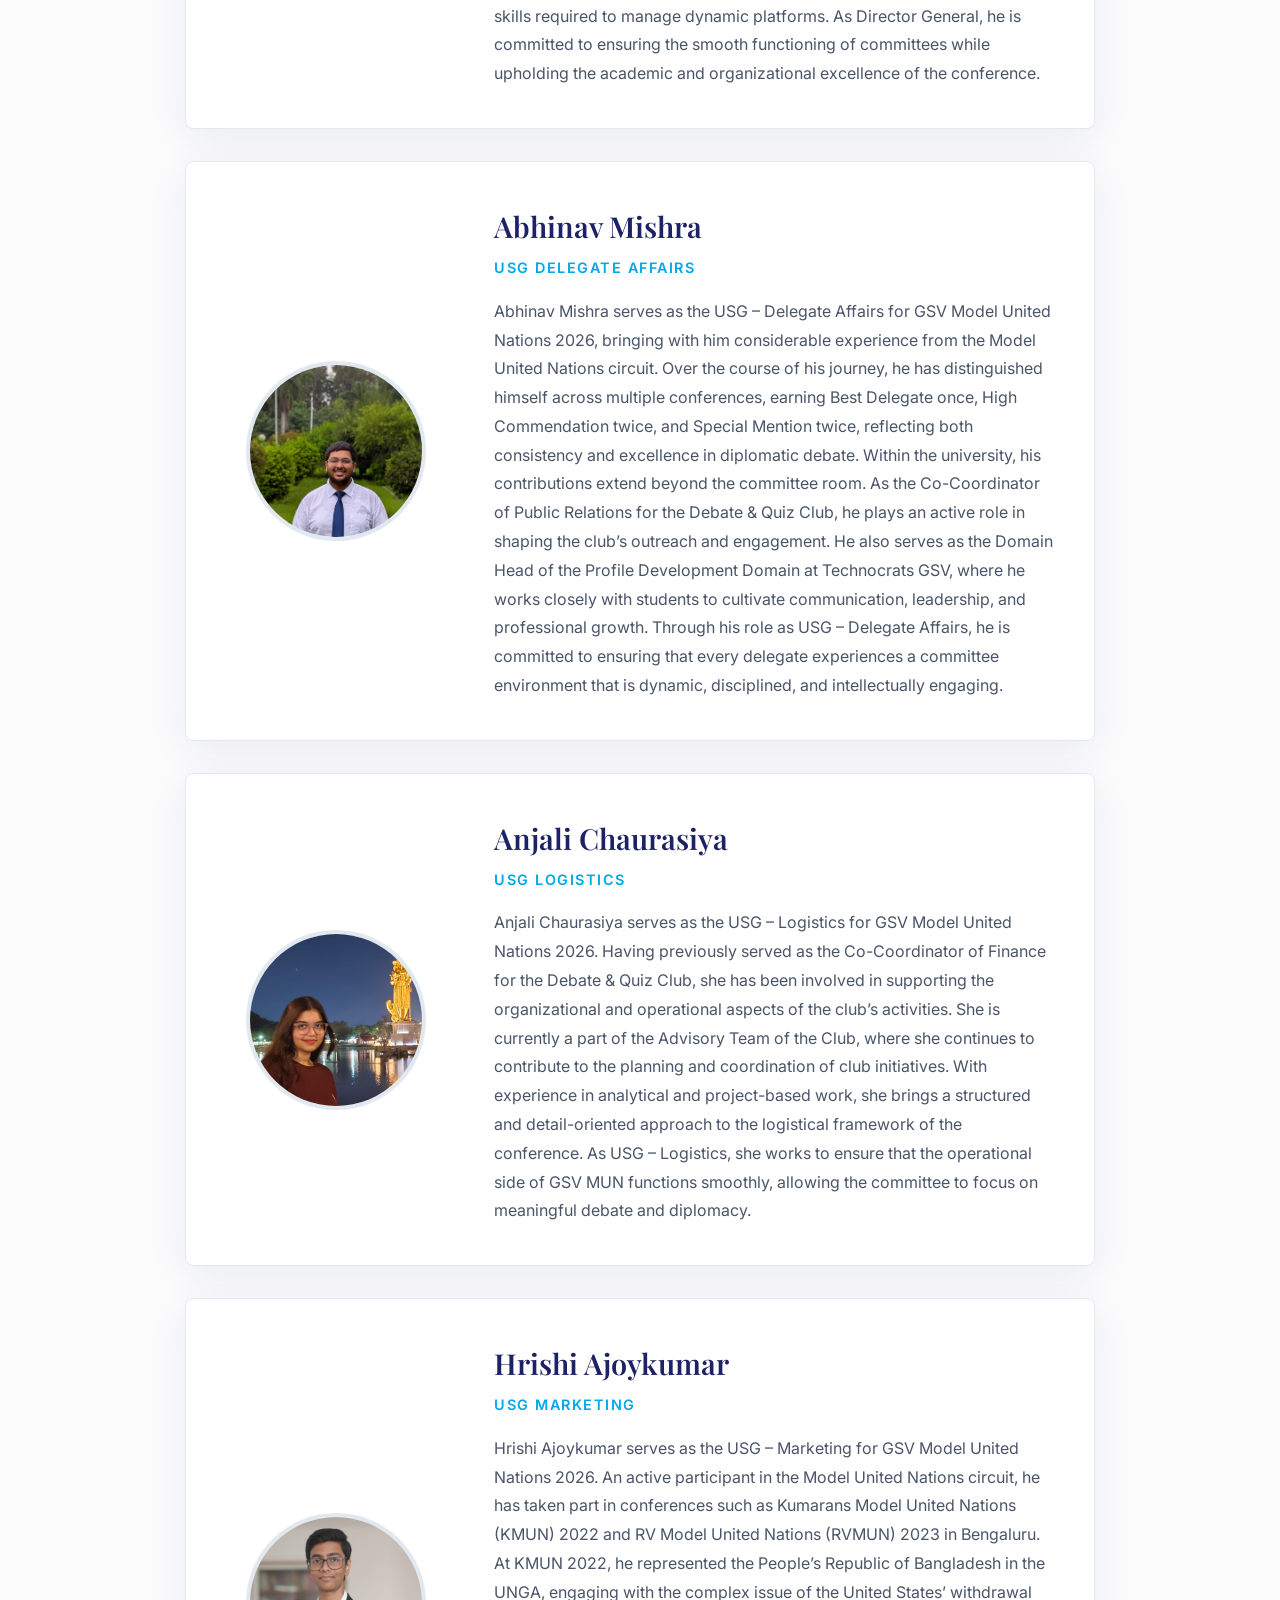
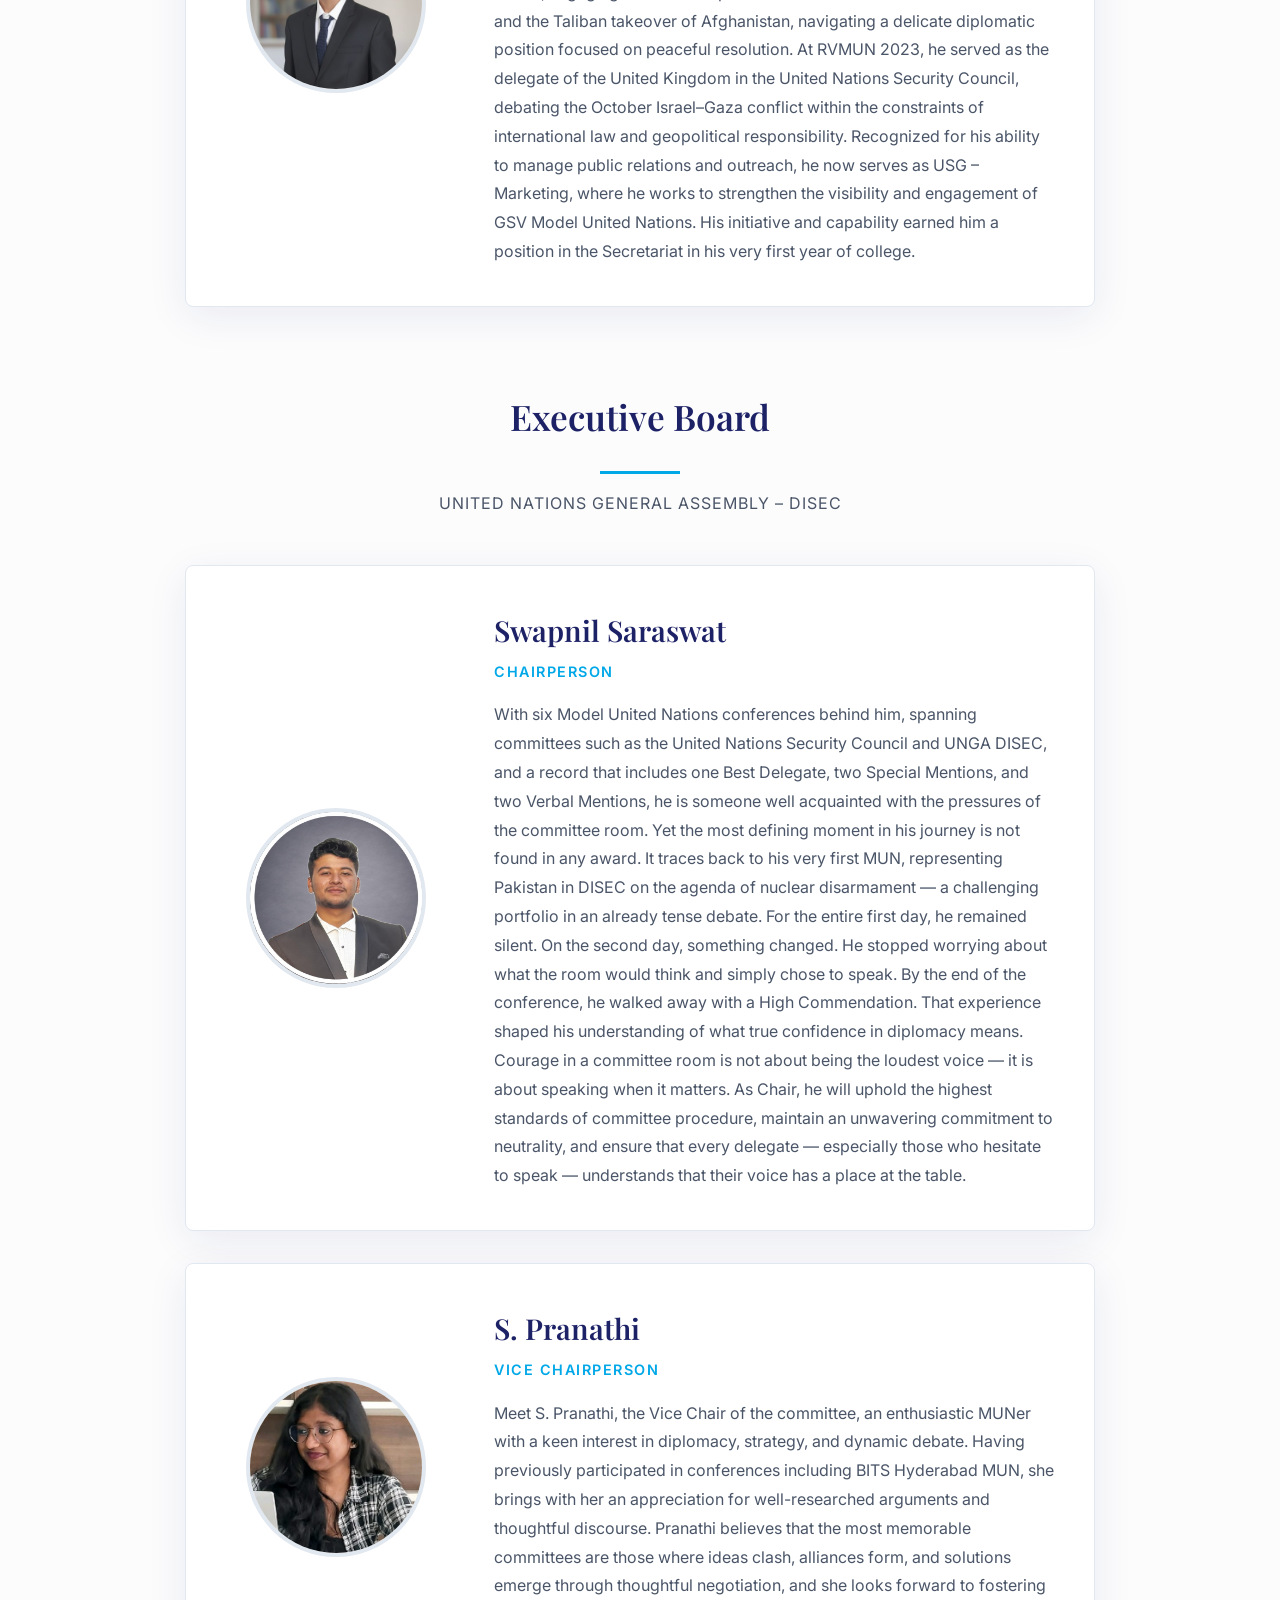
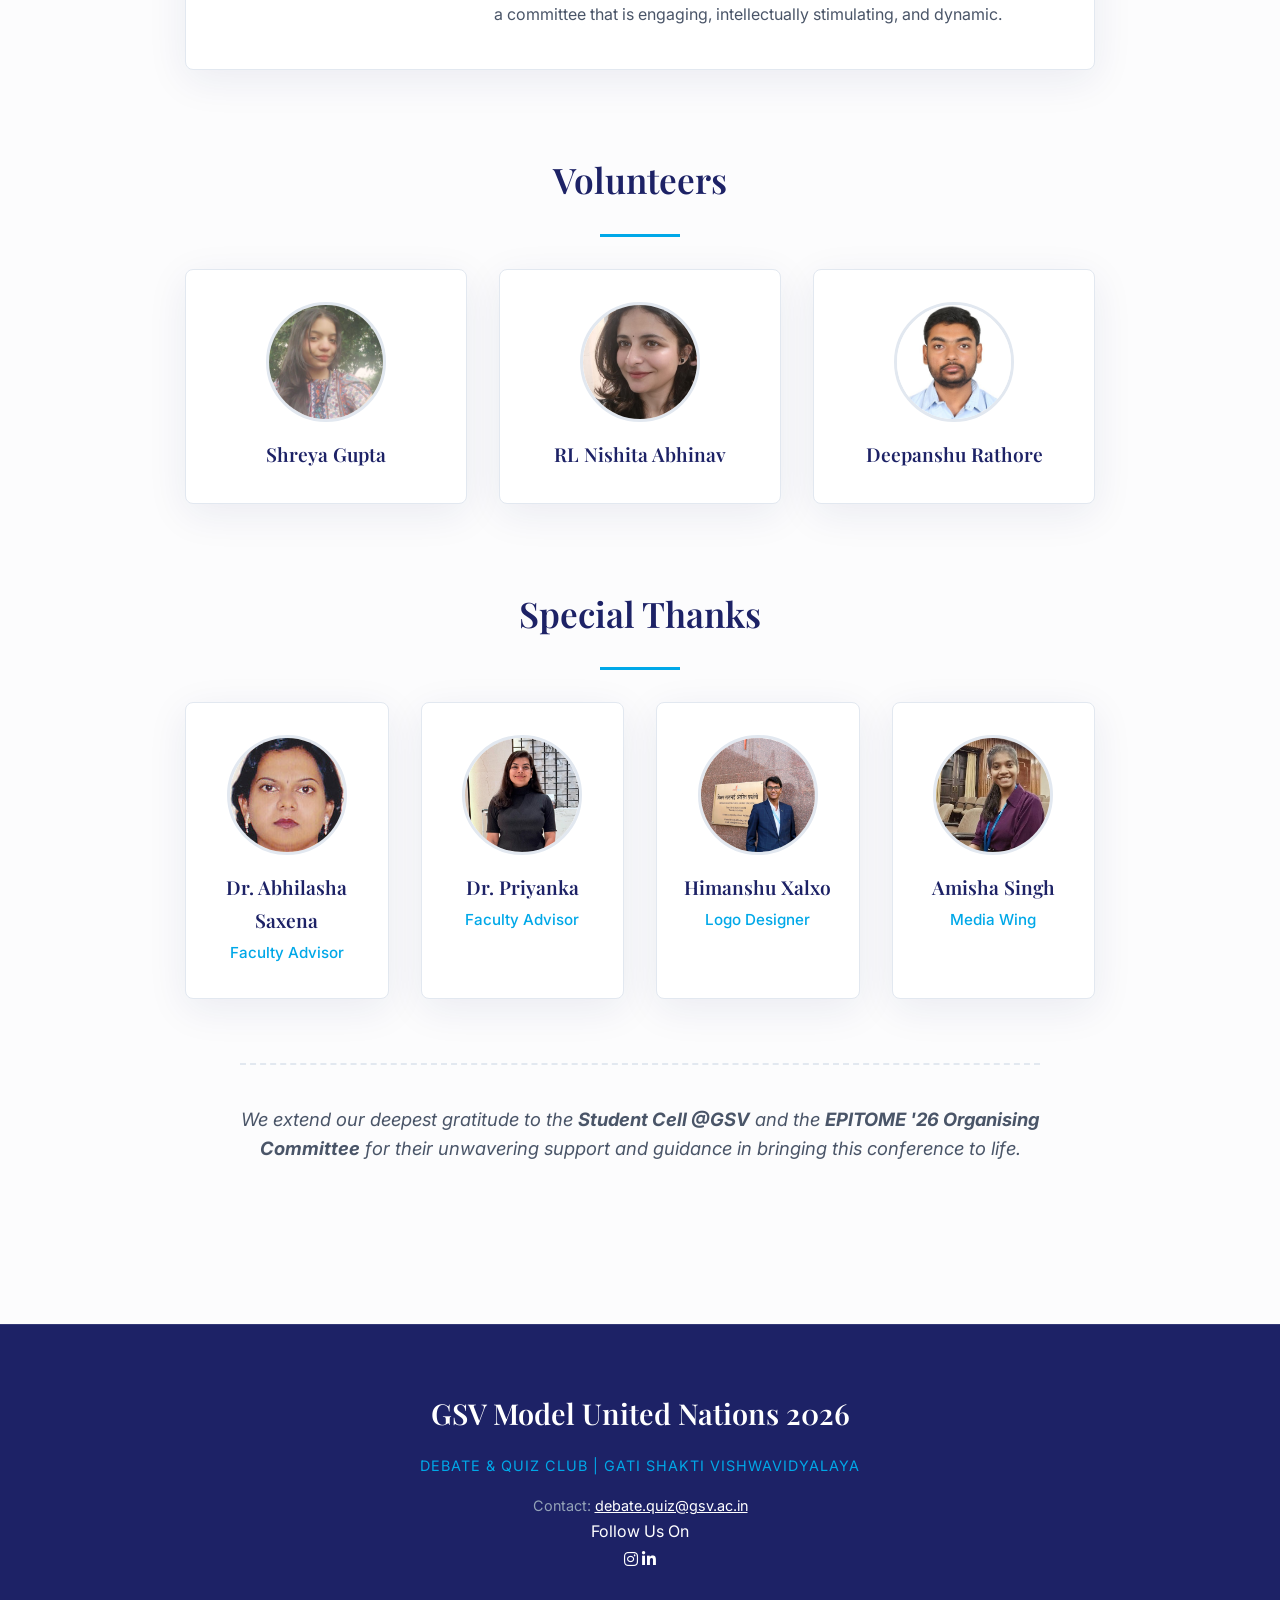
<file: secretariat.html>
<!doctype html>
<html lang="en">
  <head>
    <meta charset="UTF-8" />
    <meta name="viewport" content="width=device-width, initial-scale=1.0" />
    <title>Secretariat | GSV MUN 2026</title>
    <link rel="icon" type="image/png" href="images/favicon.png" />
    <link rel="stylesheet" href="style.css" />
    <link
      rel="stylesheet"
      href="https://cdnjs.cloudflare.com/ajax/libs/font-awesome/6.4.0/css/all.min.css"
    />
    <style>
      .page-header {
        background-color: var(--logo-dark-blue);
        padding: 150px 20px 60px;
        text-align: center;
        color: var(--white);
        border-bottom: 5px solid var(--logo-bright-blue);
      }
      .page-header h1 {
        color: var(--white);
        font-size: 3.5rem;
        margin-bottom: 0.5rem;
      }
      .page-header p {
        color: var(--logo-bright-blue);
        font-family: "Inter", sans-serif;
        letter-spacing: 2px;
        text-transform: uppercase;
        font-size: 0.9rem;
      }

      /* Premium Horizontal Bio Cards */
      .bio-card {
        display: grid;
        grid-template-columns: 220px 1fr;
        gap: 3rem;
        align-items: center;
        background: var(--white);
        padding: 2.5rem;
        border-radius: 8px;
        box-shadow: var(--shadow-elegant);
        border: 1px solid var(--border-light);
        margin-bottom: 2rem;
        transition:
          transform 0.3s ease,
          box-shadow 0.3s ease;
      }
      .bio-card:hover {
        transform: translateY(-3px);
        box-shadow: 0 15px 40px rgba(29, 34, 102, 0.1);
        border-color: var(--logo-bright-blue);
      }

      .profile-img-placeholder {
        width: 180px;
        height: 180px;
        background: #f1f5f9;
        border-radius: 50%;
        margin: 0 auto;
        border: 4px solid var(--border-light);
        display: flex;
        align-items: center;
        justify-content: center;
        color: var(--logo-dark-blue);
        font-size: 0.8rem;
        text-transform: uppercase;
        letter-spacing: 1px;
        transition: border-color 0.3s ease;
      }
      .bio-card:hover .profile-img-placeholder {
        border-color: var(--logo-bright-blue);
      }

      .bio-content h3 {
        font-size: 1.8rem;
        color: var(--logo-dark-blue);
        margin-bottom: 0.2rem;
      }
      .bio-title {
        color: var(--logo-bright-blue);
        font-size: 0.9rem;
        text-transform: uppercase;
        letter-spacing: 1.5px;
        font-weight: 600;
        margin-bottom: 1rem;
        display: inline-block;
      }
      .bio-text {
        color: var(--text-body);
        line-height: 1.8;
        font-size: 1rem;
      }

      /* Mobile adjustments for Bio Cards */
      @media (max-width: 768px) {
        .bio-card {
          grid-template-columns: 1fr;
          text-align: center;
          gap: 1.5rem;
          padding: 2rem 1.5rem;
        }
        .bio-content h3 {
          font-size: 1.5rem;
        }
      }

      /* Volunteer Cards & Grid */
      .grid-4 {
        display: grid;
        grid-template-columns: repeat(4, 1fr);
        gap: 2rem;
      }

      .volunteer-card {
        background: var(--white);
        padding: 2rem 1.5rem;
        border-radius: 8px;
        box-shadow: var(--shadow-elegant);
        border: 1px solid var(--border-light);
        text-align: center;
        transition:
          transform 0.3s ease,
          box-shadow 0.3s ease;
      }

      .volunteer-card:hover {
        transform: translateY(-5px);
        box-shadow: 0 15px 40px rgba(29, 34, 102, 0.1);
        border-color: var(--logo-bright-blue);
      }

      .volunteer-img {
        width: 120px;
        height: 120px;
        border-radius: 50%;
        background: #f1f5f9;
        margin: 0 auto 1rem auto;
        border: 3px solid var(--border-light);
        display: flex;
        align-items: center;
        justify-content: center;
        color: var(--logo-dark-blue);
        font-size: 0.7rem;
        text-transform: uppercase;
        letter-spacing: 1px;
        object-fit: cover;
        transition: border-color 0.3s ease;
      }

      .volunteer-card:hover .volunteer-img {
        border-color: var(--logo-bright-blue);
      }

      .volunteer-name {
        font-size: 1.2rem;
        color: var(--logo-dark-blue);
        font-family: "Playfair Display", serif;
        font-weight: 600;
      }

      /* Mobile Adjustments for Volunteers */
      @media (max-width: 900px) {
        .grid-4 {
          grid-template-columns: repeat(2, 1fr);
        }
      }
      @media (max-width: 600px) {
        .grid-4 {
          grid-template-columns: 1fr;
        }
      }
    </style>
  </head>
  <body>
    <nav class="navbar">
      <img
        src="images/gsv-mun-small (6).jpeg"
        alt="GSV MUN 2026"
        class="nav-logo"
      />

      <ul class="nav-links">
        <li><a href="index.html">Home</a></li>
        <li><a href="about-mun.html">About MUN</a></li>
        <li><a href="committee.html">Committee & Agenda</a></li>
        <li><a href="rules.html">Rules of Procedure</a></li>
        <li><a href="secretariat.html">Secretariat</a></li>
        <li><a href="faq.html">FAQs</a></li>
        <li><a href="register.html">Register</a></li>
      </ul>

      <div class="nav-right">
        <img
          src="images/dnq logo updated (1).png"
          alt="EPITOME '26"
          class="nav-logo"
        />
        <div class="hamburger">
          <span class="bar"></span>
          <span class="bar"></span>
          <span class="bar"></span>
        </div>
      </div>
    </nav>

    <header class="page-header">
      <h1>The Secretariat</h1>
      <p>GSV Model United Nations 2026</p>
    </header>

    <main class="container" style="padding-top: 60px; max-width: 950px">
      <h2
        class="section-title reveal-element"
        style="font-size: 2.2rem; margin-bottom: 3rem"
      >
        Organising Committee
      </h2>

      <div>
        <div class="bio-card reveal-element">
          <img
            src="images/sg_mun.jpeg"
            alt="Secretary General"
            class="profile-img-placeholder"
          />
          <div class="bio-content">
            <h3>Parth Sidhu</h3>
            <span class="bio-title">Secretary-General</span>
            <p class="bio-text">
              Parth serves as the Secretary-General of GSV Model United Nations
              2026, the inaugural MUN conference of Gati Shakti Vishwavidyalaya.
              As the Co-Coordinator of the Debate & Quiz Club and the Event Head
              of the conference, he has been at the center of bringing this
              vision to life. Having previously conceptualized and
              co-coordinated flagship events such as "Courtroom Chronicles", he
              brings a strong foundation in debate, leadership, and conference
              organization. From shaping the structure of the conference to
              designing and developing the official website of GSV Model United
              Nations 2026, he has been closely involved in building the
              platform upon which this conference stands. But more than an
              event, GSV MUN represents the beginning of a tradition. Through
              this conference, he seeks to create a rigorous and intellectually
              charged forum where delegates confront complex global realities,
              challenge assumptions, and engage meaningfully with the principles
              of diplomacy and international cooperation. As the founding
              Secretary-General, his ambition is simple yet enduring — to lay
              the foundation for a culture of diplomacy, debate, and fearless
              intellectual exchange at Gati Shakti Vishwavidyalaya.
            </p>
          </div>
        </div>

        <div class="bio-card reveal-element">
          <img
            src="images/dg_mun.jpeg"
            alt="Director General"
            class="profile-img-placeholder"
          />
          <div class="bio-content">
            <h3>Aayush Agarwal</h3>
            <span class="bio-title">Director-General</span>
            <p class="bio-text">
              As the Director General of the Model United Nations, Aayush
              Agarwal brings strong leadership and coordination experience
              through his active involvement in intellectual forums. Currently
              serving as the Coordinator of the Debate and Quiz Club, he has
              consistently promoted critical thinking, public speaking, and
              meaningful dialogue within the student community. With prior
              experience as PR Coordinator and involvement in organizing events
              such as Youth Parliament, Courtroom simulations, and debate
              competitions, he has developed the organizational and
              communication skills required to manage dynamic platforms. As
              Director General, he is committed to ensuring the smooth
              functioning of committees while upholding the academic and
              organizational excellence of the conference.
            </p>
          </div>
        </div>

        <div class="bio-card reveal-element">
          <img
            src="images/delegate_affairs.jpeg"
            alt="Delegate Affairs"
            class="profile-img-placeholder"
          />
          <div class="bio-content">
            <h3>Abhinav Mishra</h3>
            <span class="bio-title">USG Delegate Affairs</span>
            <p class="bio-text">
              Abhinav Mishra serves as the USG – Delegate Affairs for GSV Model
              United Nations 2026, bringing with him considerable experience
              from the Model United Nations circuit. Over the course of his
              journey, he has distinguished himself across multiple conferences,
              earning Best Delegate once, High Commendation twice, and Special
              Mention twice, reflecting both consistency and excellence in
              diplomatic debate. Within the university, his contributions extend
              beyond the committee room. As the Co-Coordinator of Public
              Relations for the Debate & Quiz Club, he plays an active role in
              shaping the club’s outreach and engagement. He also serves as the
              Domain Head of the Profile Development Domain at Technocrats GSV,
              where he works closely with students to cultivate communication,
              leadership, and professional growth. Through his role as USG –
              Delegate Affairs, he is committed to ensuring that every delegate
              experiences a committee environment that is dynamic, disciplined,
              and intellectually engaging.
            </p>
          </div>
        </div>

        <div class="bio-card reveal-element">
          <img
            src="images/logistics.jpeg"
            alt="Logistics"
            class="profile-img-placeholder"
          />
          <div class="bio-content">
            <h3>Anjali Chaurasiya</h3>
            <span class="bio-title">USG Logistics</span>
            <p class="bio-text">
              Anjali Chaurasiya serves as the USG – Logistics for GSV Model
              United Nations 2026. Having previously served as the
              Co-Coordinator of Finance for the Debate & Quiz Club, she has been
              involved in supporting the organizational and operational aspects
              of the club’s activities. She is currently a part of the Advisory
              Team of the Club, where she continues to contribute to the
              planning and coordination of club initiatives. With experience in
              analytical and project-based work, she brings a structured and
              detail-oriented approach to the logistical framework of the
              conference. As USG – Logistics, she works to ensure that the
              operational side of GSV MUN functions smoothly, allowing the
              committee to focus on meaningful debate and diplomacy.
            </p>
          </div>
        </div>

        <div class="bio-card reveal-element">
          <img
            src="images/marketing.jpeg"
            alt="USG Marketing"
            class="profile-img-placeholder"
          />
          <div class="bio-content">
            <h3>Hrishi Ajoykumar</h3>
            <span class="bio-title">USG Marketing</span>
            <p class="bio-text">
              Hrishi Ajoykumar serves as the USG – Marketing for GSV Model
              United Nations 2026. An active participant in the Model United
              Nations circuit, he has taken part in conferences such as Kumarans
              Model United Nations (KMUN) 2022 and RV Model United Nations
              (RVMUN) 2023 in Bengaluru. At KMUN 2022, he represented the
              People’s Republic of Bangladesh in the UNGA, engaging with the
              complex issue of the United States’ withdrawal and the Taliban
              takeover of Afghanistan, navigating a delicate diplomatic position
              focused on peaceful resolution. At RVMUN 2023, he served as the
              delegate of the United Kingdom in the United Nations Security
              Council, debating the October Israel–Gaza conflict within the
              constraints of international law and geopolitical responsibility.
              Recognized for his ability to manage public relations and
              outreach, he now serves as USG – Marketing, where he works to
              strengthen the visibility and engagement of GSV Model United
              Nations. His initiative and capability earned him a position in
              the Secretariat in his very first year of college.
            </p>
          </div>
        </div>
      </div>

      <h2
        class="section-title reveal-element"
        style="font-size: 2.2rem; margin-bottom: 1rem; margin-top: 5rem"
      >
        Executive Board
      </h2>
      <p
        class="reveal-element"
        style="
          text-align: center;
          color: var(--text-body);
          margin-bottom: 3rem;
          text-transform: uppercase;
          letter-spacing: 1px;
        "
      >
        United Nations General Assembly – DISEC
      </p>

      <div>
        <div class="bio-card reveal-element">
          <img
            src="images/chairperson.jpeg"
            alt="Chairperson Photo"
            class="profile-img-placeholder"
          />
          <div class="bio-content">
            <h3>Swapnil Saraswat</h3>
            <span class="bio-title">Chairperson</span>
            <p class="bio-text">
              With six Model United Nations conferences behind him, spanning
              committees such as the United Nations Security Council and UNGA
              DISEC, and a record that includes one Best Delegate, two Special
              Mentions, and two Verbal Mentions, he is someone well acquainted
              with the pressures of the committee room. Yet the most defining
              moment in his journey is not found in any award. It traces back to
              his very first MUN, representing Pakistan in DISEC on the agenda
              of nuclear disarmament — a challenging portfolio in an already
              tense debate. For the entire first day, he remained silent. On the
              second day, something changed. He stopped worrying about what the
              room would think and simply chose to speak. By the end of the
              conference, he walked away with a High Commendation. That
              experience shaped his understanding of what true confidence in
              diplomacy means. Courage in a committee room is not about being
              the loudest voice — it is about speaking when it matters. As
              Chair, he will uphold the highest standards of committee
              procedure, maintain an unwavering commitment to neutrality, and
              ensure that every delegate — especially those who hesitate to
              speak — understands that their voice has a place at the table.
            </p>
          </div>
        </div>

        <div class="bio-card reveal-element">
          <img
            src="images/vice_chair.jpeg"
            alt="Vice Chairperson"
            class="profile-img-placeholder"
          />
          <div class="bio-content">
            <h3>S. Pranathi</h3>
            <span class="bio-title">Vice Chairperson</span>
            <p class="bio-text">
              Meet S. Pranathi, the Vice Chair of the committee, an enthusiastic
              MUNer with a keen interest in diplomacy, strategy, and dynamic
              debate. Having previously participated in conferences including
              BITS Hyderabad MUN, she brings with her an appreciation for
              well-researched arguments and thoughtful discourse. Pranathi
              believes that the most memorable committees are those where ideas
              clash, alliances form, and solutions emerge through thoughtful
              negotiation, and she looks forward to fostering a committee that
              is engaging, intellectually stimulating, and dynamic.
            </p>
          </div>
        </div>
      </div>
      <h2
        class="section-title reveal-element"
        style="font-size: 2.2rem; margin-bottom: 2rem; margin-top: 5rem"
      >
        Volunteers
      </h2>

      <div class="grid-3 reveal-element" style="margin-bottom: 4rem">
        <div class="volunteer-card">
          <img
            src="images/Shreya.jpeg"
            alt="Shreya Gupta"
            class="volunteer-img"
          />
          <h3 class="volunteer-name">Shreya Gupta</h3>
        </div>

        <div class="volunteer-card">
          <img
            src="images/Nishita.jpeg"
            alt="RL Nishita Abhinav"
            class="volunteer-img"
          />
          <h3 class="volunteer-name">RL Nishita Abhinav</h3>
        </div>

        <div class="volunteer-card">
          <img
            src="images/Deepanshu.jpeg"
            alt="Deepanshu Rathore"
            class="volunteer-img"
          />
          <h3 class="volunteer-name">Deepanshu Rathore</h3>
        </div>
      </div>
      <h2
        class="section-title reveal-element"
        style="
          font-size: 2.2rem;
          margin-bottom: 2rem;
          margin-top: 5rem;
          text-align: center;
        "
      >
        Special Thanks
      </h2>

      <div class="reveal-element" style="margin-bottom: 4rem">
        <div
          style="
            display: flex;
            flex-wrap: wrap;
            justify-content: center;
            gap: 2rem;
          "
        >
          <div class="volunteer-card" style="flex: 1 1 200px; max-width: 250px">
            <img
              src="images/abhilasha_saxena.jpg"
              alt="Dr. Abhilasha Saxena"
              class="volunteer-img"
            />
            <h3 class="volunteer-name" style="margin-bottom: 0.2rem">
              Dr. Abhilasha Saxena
            </h3>
            <p
              style="
                color: var(--logo-bright-blue);
                font-weight: 500;
                font-size: 0.95rem;
              "
            >
              Faculty Advisor
            </p>
          </div>

          <div class="volunteer-card" style="flex: 1 1 200px; max-width: 250px">
            <img
              src="images/priyanka.jpg"
              alt="Dr. Priyanka"
              class="volunteer-img"
            />
            <h3 class="volunteer-name" style="margin-bottom: 0.2rem">
              Dr. Priyanka
            </h3>
            <p
              style="
                color: var(--logo-bright-blue);
                font-weight: 500;
                font-size: 0.95rem;
              "
            >
              Faculty Advisor
            </p>
          </div>

          <div class="volunteer-card" style="flex: 1 1 200px; max-width: 250px">
            <img
              src="images/himanshu.jpeg"
              alt="Himanshu Xalxo"
              class="volunteer-img"
            />
            <h3 class="volunteer-name" style="margin-bottom: 0.2rem">
              Himanshu Xalxo
            </h3>
            <p
              style="
                color: var(--logo-bright-blue);
                font-weight: 500;
                font-size: 0.95rem;
              "
            >
              Logo Designer
            </p>
          </div>

          <div class="volunteer-card" style="flex: 1 1 200px; max-width: 250px">
            <img
              src="images/Amisha.jpeg"
              alt="Amisha Singh"
              class="volunteer-img"
            />
            <h3 class="volunteer-name" style="margin-bottom: 0.2rem">
              Amisha Singh
            </h3>
            <p
              style="
                color: var(--logo-bright-blue);
                font-weight: 500;
                font-size: 0.95rem;
              "
            >
              Media Wing
            </p>
          </div>
        </div>
      </div>

      <div
        class="reveal-element"
        style="
          text-align: center;
          max-width: 800px;
          margin: 0 auto 5rem;
          padding-top: 2.5rem;
          border-top: 2px dashed var(--border-light);
        "
      >
        <p
          style="
            font-size: 1.15rem;
            color: var(--text-body);
            line-height: 1.6;
            font-style: italic;
          "
        >
          We extend our deepest gratitude to the
          <strong>Student Cell @GSV</strong> and the
          <strong>EPITOME '26 Organising Committee</strong> for their unwavering
          support and guidance in bringing this conference to life.
        </p>
      </div>
    </main>

    <footer>
      <h3 style="font-family: &quot;Playfair Display&quot;, serif">
        GSV Model United Nations 2026
      </h3>

      <p
        style="
          text-transform: uppercase;
          letter-spacing: 1px;
          margin-bottom: 1rem;
          color: var(--logo-bright-blue);
        "
      >
        Debate & Quiz Club | Gati Shakti Vishwavidyalaya
      </p>

      <p>
        Contact:
        <a
          href="mailto:debate.quiz@gsv.ac.in"
          style="color: var(--white); text-decoration: underline"
          >debate.quiz@gsv.ac.in</a
        >
      </p>

      <div class="social-container">
        <span class="social-label">Follow Us On</span>

        <div class="social-icons">
          <a
            href="https://www.instagram.com/d.q.gsv/"
            class="social-icon"
            aria-label="Instagram"
            target="_blank"
          >
            <i class="fa-brands fa-instagram"></i>
          </a>

          <a
            href="https://www.linkedin.com/company/108378145/"
            class="social-icon"
            aria-label="LinkedIn"
            target="_blank"
          >
            <i class="fa-brands fa-linkedin-in"></i>
          </a>
        </div>
      </div>
    </footer>

    <script src="script.js"></script>
  </body>
</html>
</file>
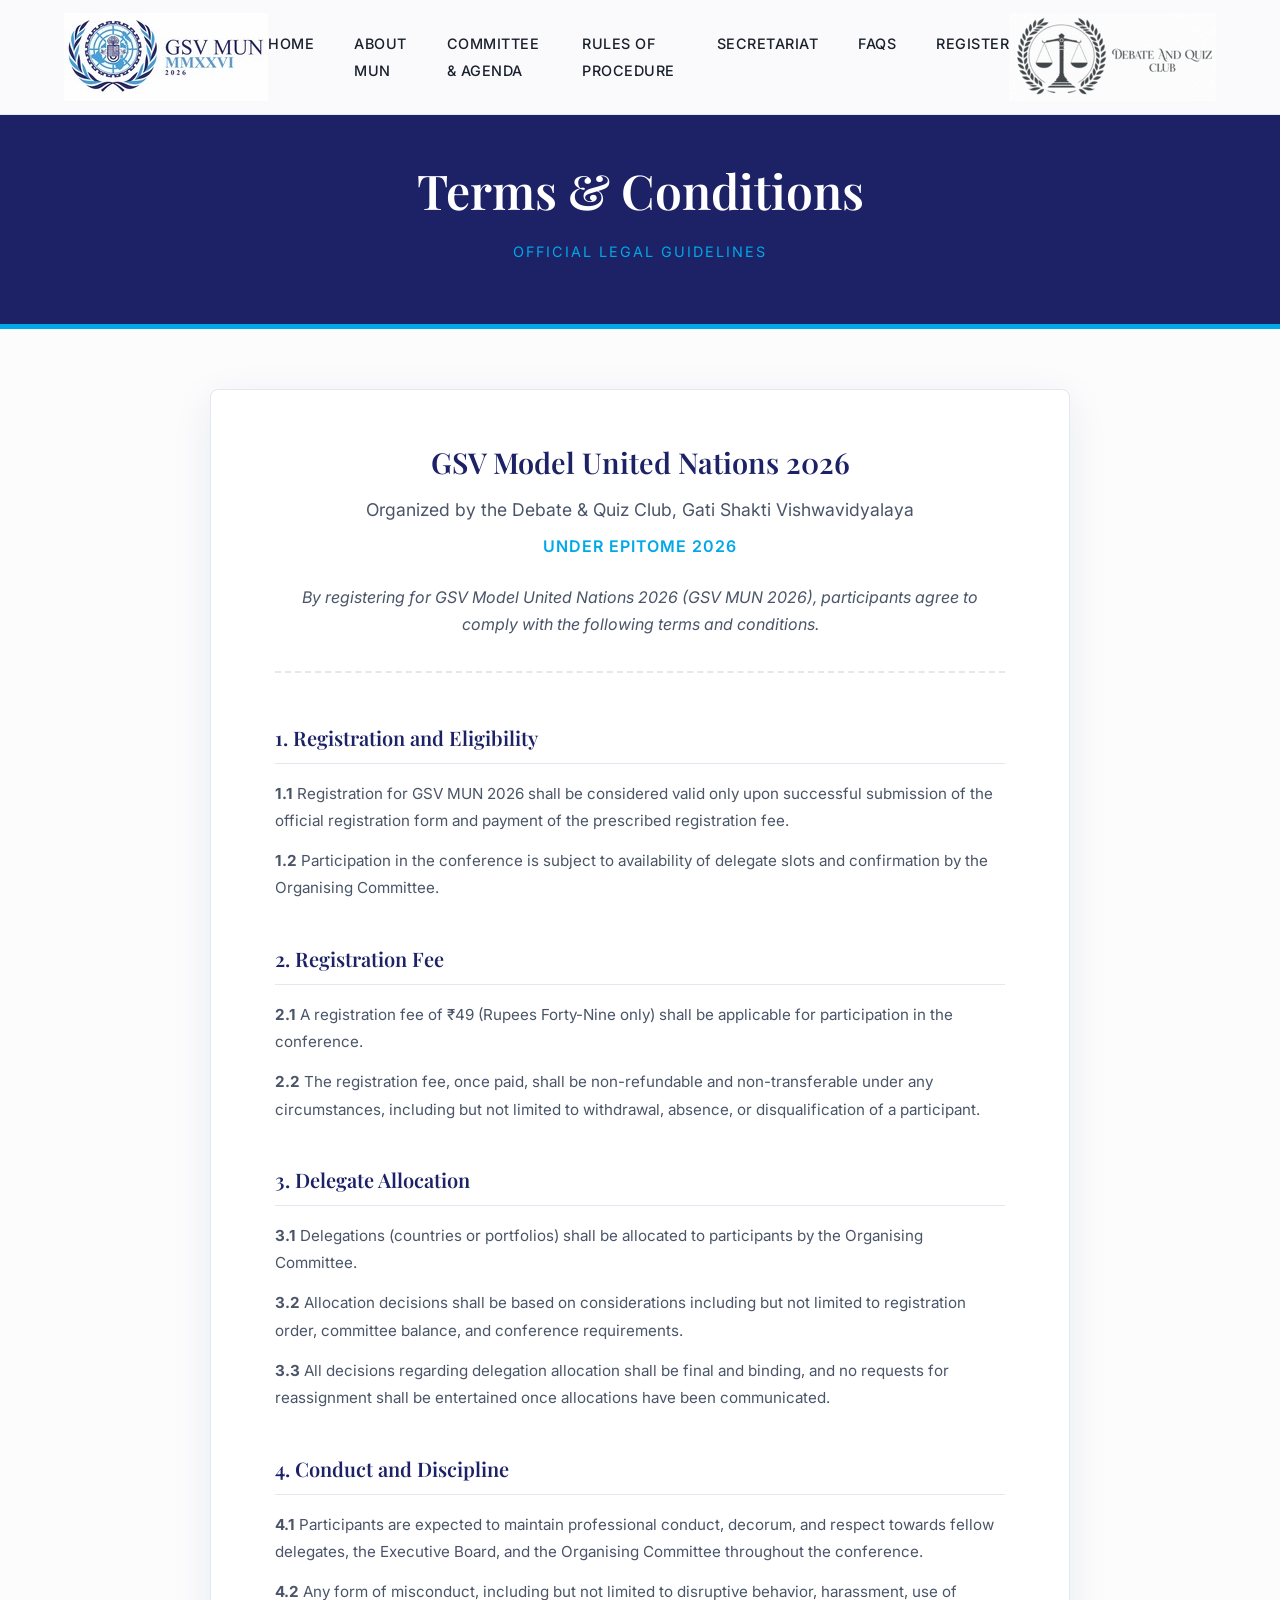
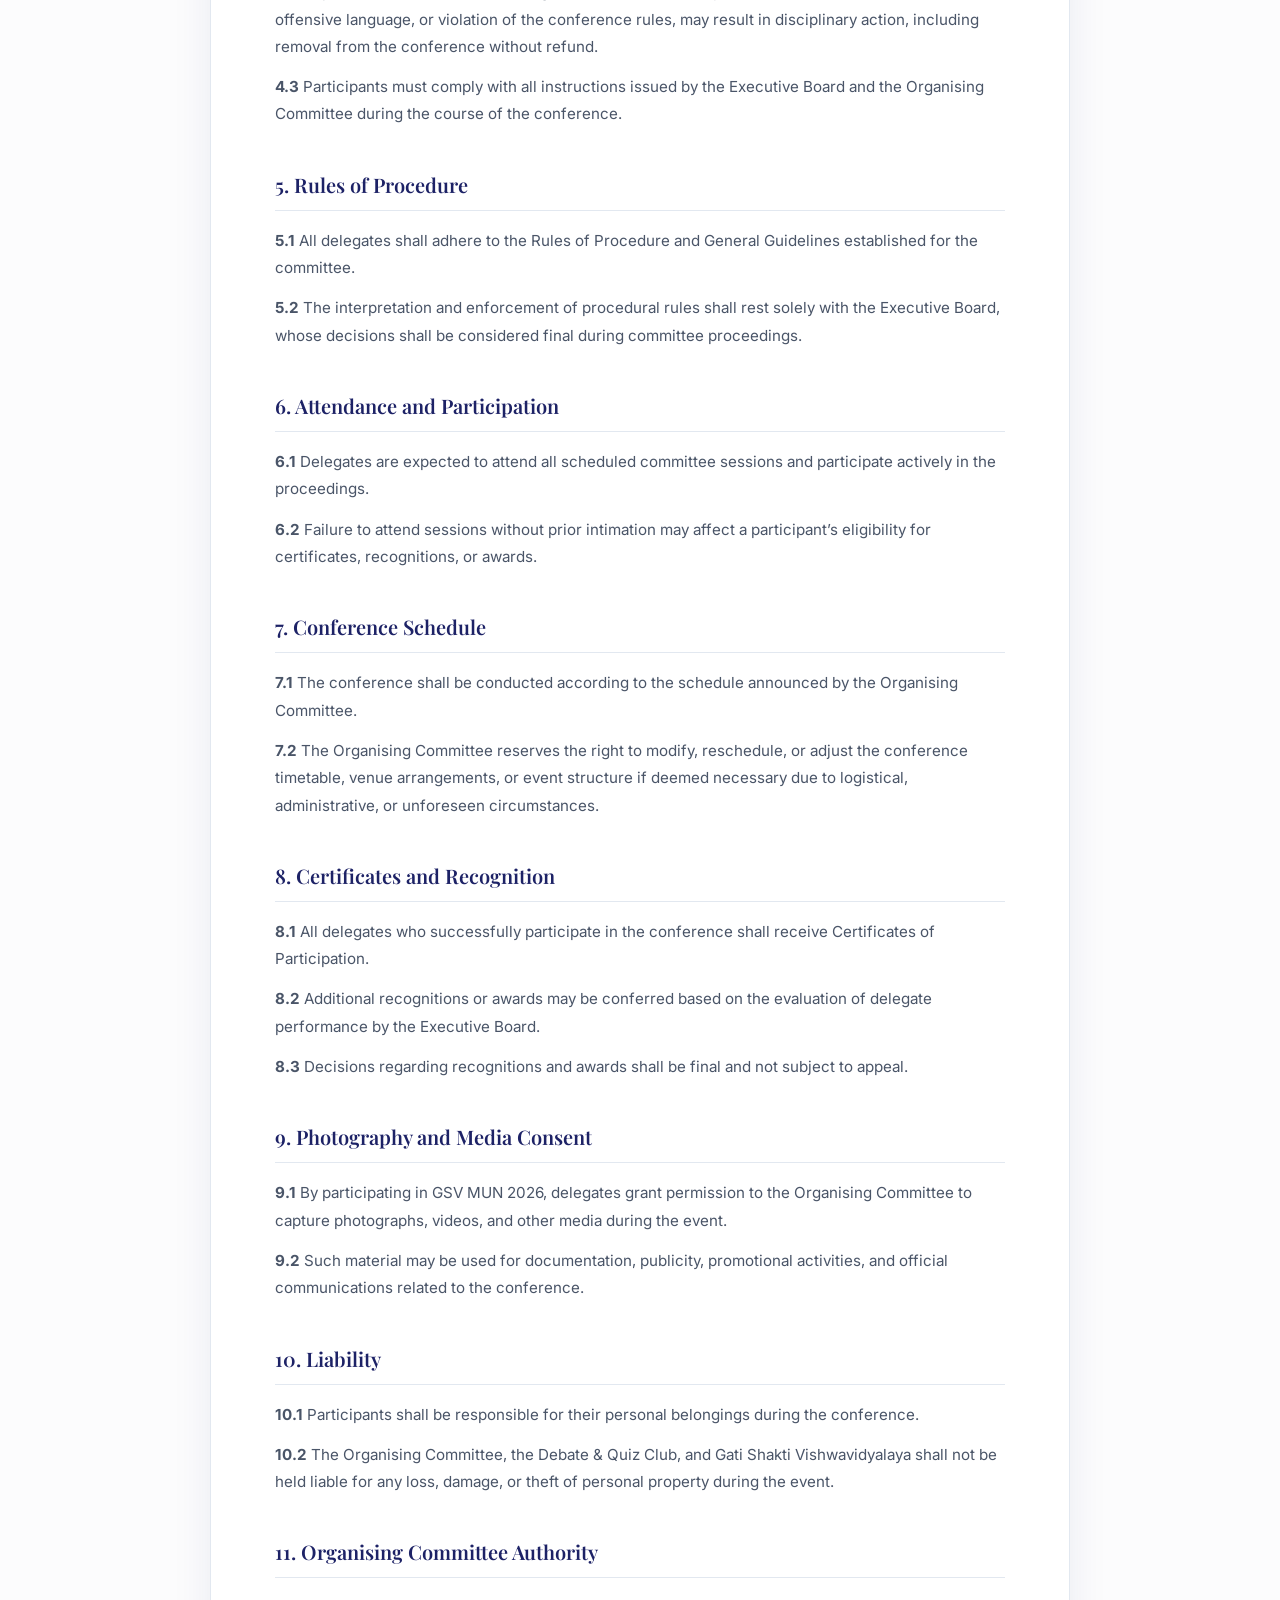
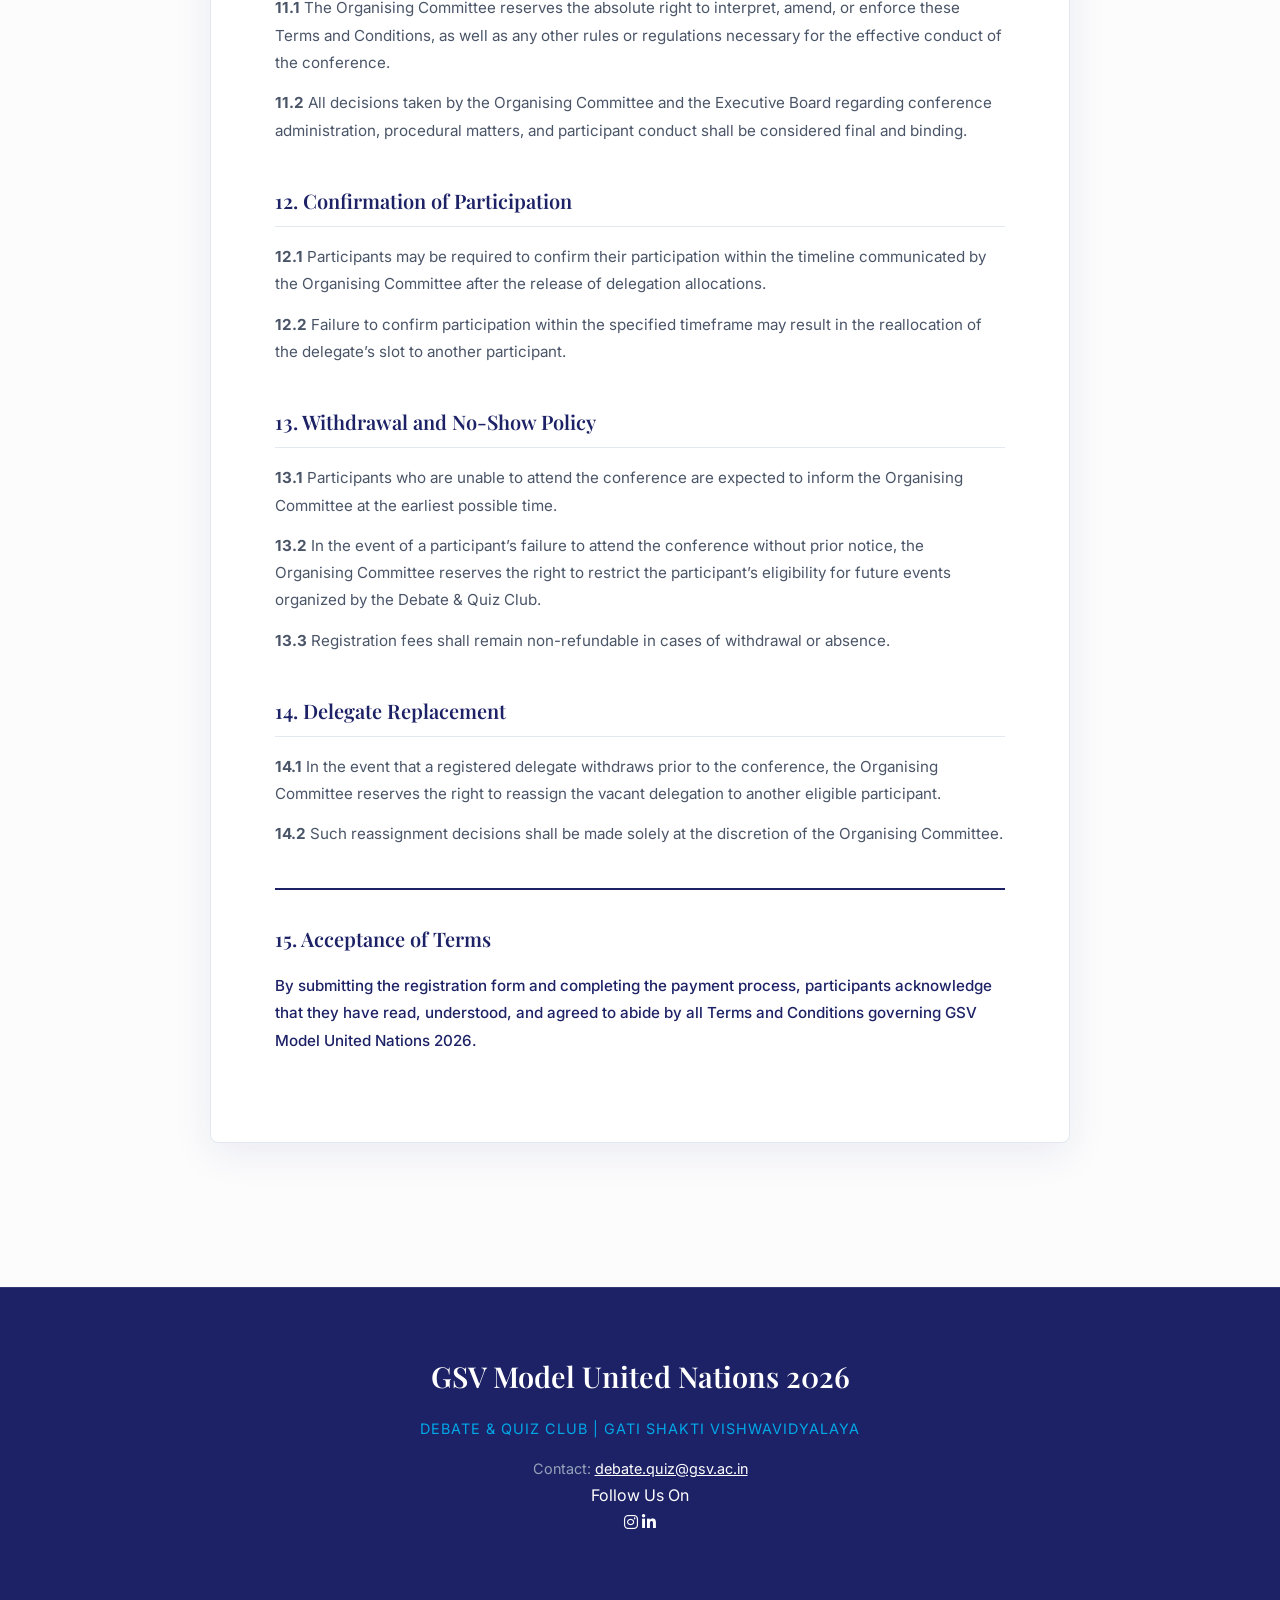
<file: tnc.html>
<!doctype html>
<html lang="en">
  <head>
    <meta charset="UTF-8" />
    <meta name="viewport" content="width=device-width, initial-scale=1.0" />
    <title>Terms and Conditions | GSV MUN 2026</title>
    <link rel="icon" type="image/png" href="images/favicon.png" />
    <link rel="stylesheet" href="style.css" />
    <link
      rel="stylesheet"
      href="https://cdnjs.cloudflare.com/ajax/libs/font-awesome/6.4.0/css/all.min.css"
    />
    <style>
      .page-header {
        background-color: var(--logo-dark-blue);
        padding: 150px 20px 60px;
        text-align: center;
        color: var(--white);
        border-bottom: 5px solid var(--logo-bright-blue);
      }
      .page-header h1 {
        color: var(--white);
        font-size: 3rem;
        margin-bottom: 0.5rem;
      }
      .tnc-card {
        background: var(--white);
        padding: 3rem 4rem;
        border-radius: 8px;
        box-shadow: var(--shadow-elegant);
        border: 1px solid var(--border-light);
        margin-bottom: 4rem;
      }
      .tnc-section {
        margin-bottom: 2.5rem;
      }
      .tnc-section h3 {
        color: var(--logo-dark-blue);
        font-size: 1.25rem;
        margin-bottom: 1rem;
        border-bottom: 1px solid var(--border-light);
        padding-bottom: 0.5rem;
      }
      .tnc-section p {
        color: var(--text-body);
        line-height: 1.8;
        margin-bottom: 0.8rem;
        font-size: 0.95rem;
      }
      .tnc-intro {
        text-align: center;
        margin-bottom: 3rem;
        padding-bottom: 2rem;
        border-bottom: 2px dashed var(--border-light);
      }
      @media (max-width: 768px) {
        .tnc-card {
          padding: 2rem 1.5rem;
        }
        .page-header {
          padding: 100px 15px 30px;
        }
      }
      @media (max-width: 768px) {
        .reveal-element {
          opacity: 1 !important;
          transform: none !important;
          visibility: visible !important;
        }
      }
    </style>
  </head>
  <body>
    <nav class="navbar">
      <img
        src="images/gsv-mun-small (6).jpeg"
        alt="GSV MUN 2026"
        class="nav-logo"
      />

      <ul class="nav-links">
        <li><a href="index.html">Home</a></li>
        <li><a href="about-mun.html">About MUN</a></li>
        <li><a href="committee.html">Committee & Agenda</a></li>
        <li><a href="rules.html">Rules of Procedure</a></li>
        <li><a href="secretariat.html">Secretariat</a></li>
        <li><a href="faq.html">FAQs</a></li>
        <li><a href="register.html">Register</a></li>
      </ul>

      <div class="nav-right">
        <img
          src="images/dnq logo updated (1).png"
          alt="EPITOME '26"
          class="nav-logo"
        />
        <div class="hamburger">
          <span class="bar"></span>
          <span class="bar"></span>
          <span class="bar"></span>
        </div>
      </div>
    </nav>

    <header class="page-header">
      <h1>Terms & Conditions</h1>
      <p
        style="
          color: var(--logo-bright-blue);
          font-family: &quot;Inter&quot;, sans-serif;
          letter-spacing: 2px;
          text-transform: uppercase;
          font-size: 0.9rem;
        "
      >
        Official Legal Guidelines
      </p>
    </header>

    <main class="container" style="padding-top: 60px; max-width: 900px">
      <div class="tnc-card reveal-element">
        <div class="tnc-intro">
          <h2
            style="
              color: var(--logo-dark-blue);
              font-size: 1.8rem;
              margin-bottom: 0.5rem;
            "
          >
            GSV Model United Nations 2026
          </h2>
          <p
            style="
              color: var(--text-body);
              font-size: 1.1rem;
              margin-bottom: 0.5rem;
            "
          >
            Organized by the Debate & Quiz Club, Gati Shakti Vishwavidyalaya
          </p>
          <p
            style="
              color: var(--logo-bright-blue);
              font-weight: 600;
              text-transform: uppercase;
              letter-spacing: 1px;
              margin-bottom: 1.5rem;
            "
          >
            Under EPITOME 2026
          </p>
          <p style="color: var(--text-body); font-style: italic">
            By registering for GSV Model United Nations 2026 (GSV MUN 2026),
            participants agree to comply with the following terms and
            conditions.
          </p>
        </div>

        <div class="tnc-section">
          <h3>1. Registration and Eligibility</h3>
          <p>
            <strong>1.1</strong> Registration for GSV MUN 2026 shall be
            considered valid only upon successful submission of the official
            registration form and payment of the prescribed registration fee.
          </p>
          <p>
            <strong>1.2</strong> Participation in the conference is subject to
            availability of delegate slots and confirmation by the Organising
            Committee.
          </p>
        </div>

        <div class="tnc-section">
          <h3>2. Registration Fee</h3>
          <p>
            <strong>2.1</strong> A registration fee of ₹49 (Rupees Forty-Nine
            only) shall be applicable for participation in the conference.
          </p>
          <p>
            <strong>2.2</strong> The registration fee, once paid, shall be
            non-refundable and non-transferable under any circumstances,
            including but not limited to withdrawal, absence, or
            disqualification of a participant.
          </p>
        </div>

        <div class="tnc-section">
          <h3>3. Delegate Allocation</h3>
          <p>
            <strong>3.1</strong> Delegations (countries or portfolios) shall be
            allocated to participants by the Organising Committee.
          </p>
          <p>
            <strong>3.2</strong> Allocation decisions shall be based on
            considerations including but not limited to registration order,
            committee balance, and conference requirements.
          </p>
          <p>
            <strong>3.3</strong> All decisions regarding delegation allocation
            shall be final and binding, and no requests for reassignment shall
            be entertained once allocations have been communicated.
          </p>
        </div>

        <div class="tnc-section">
          <h3>4. Conduct and Discipline</h3>
          <p>
            <strong>4.1</strong> Participants are expected to maintain
            professional conduct, decorum, and respect towards fellow delegates,
            the Executive Board, and the Organising Committee throughout the
            conference.
          </p>
          <p>
            <strong>4.2</strong> Any form of misconduct, including but not
            limited to disruptive behavior, harassment, use of offensive
            language, or violation of the conference rules, may result in
            disciplinary action, including removal from the conference without
            refund.
          </p>
          <p>
            <strong>4.3</strong> Participants must comply with all instructions
            issued by the Executive Board and the Organising Committee during
            the course of the conference.
          </p>
        </div>

        <div class="tnc-section">
          <h3>5. Rules of Procedure</h3>
          <p>
            <strong>5.1</strong> All delegates shall adhere to the Rules of
            Procedure and General Guidelines established for the committee.
          </p>
          <p>
            <strong>5.2</strong> The interpretation and enforcement of
            procedural rules shall rest solely with the Executive Board, whose
            decisions shall be considered final during committee proceedings.
          </p>
        </div>

        <div class="tnc-section">
          <h3>6. Attendance and Participation</h3>
          <p>
            <strong>6.1</strong> Delegates are expected to attend all scheduled
            committee sessions and participate actively in the proceedings.
          </p>
          <p>
            <strong>6.2</strong> Failure to attend sessions without prior
            intimation may affect a participant’s eligibility for certificates,
            recognitions, or awards.
          </p>
        </div>

        <div class="tnc-section">
          <h3>7. Conference Schedule</h3>
          <p>
            <strong>7.1</strong> The conference shall be conducted according to
            the schedule announced by the Organising Committee.
          </p>
          <p>
            <strong>7.2</strong> The Organising Committee reserves the right to
            modify, reschedule, or adjust the conference timetable, venue
            arrangements, or event structure if deemed necessary due to
            logistical, administrative, or unforeseen circumstances.
          </p>
        </div>

        <div class="tnc-section">
          <h3>8. Certificates and Recognition</h3>
          <p>
            <strong>8.1</strong> All delegates who successfully participate in
            the conference shall receive Certificates of Participation.
          </p>
          <p>
            <strong>8.2</strong> Additional recognitions or awards may be
            conferred based on the evaluation of delegate performance by the
            Executive Board.
          </p>
          <p>
            <strong>8.3</strong> Decisions regarding recognitions and awards
            shall be final and not subject to appeal.
          </p>
        </div>

        <div class="tnc-section">
          <h3>9. Photography and Media Consent</h3>
          <p>
            <strong>9.1</strong> By participating in GSV MUN 2026, delegates
            grant permission to the Organising Committee to capture photographs,
            videos, and other media during the event.
          </p>
          <p>
            <strong>9.2</strong> Such material may be used for documentation,
            publicity, promotional activities, and official communications
            related to the conference.
          </p>
        </div>

        <div class="tnc-section">
          <h3>10. Liability</h3>
          <p>
            <strong>10.1</strong> Participants shall be responsible for their
            personal belongings during the conference.
          </p>
          <p>
            <strong>10.2</strong> The Organising Committee, the Debate & Quiz
            Club, and Gati Shakti Vishwavidyalaya shall not be held liable for
            any loss, damage, or theft of personal property during the event.
          </p>
        </div>

        <div class="tnc-section">
          <h3>11. Organising Committee Authority</h3>
          <p>
            <strong>11.1</strong> The Organising Committee reserves the absolute
            right to interpret, amend, or enforce these Terms and Conditions, as
            well as any other rules or regulations necessary for the effective
            conduct of the conference.
          </p>
          <p>
            <strong>11.2</strong> All decisions taken by the Organising
            Committee and the Executive Board regarding conference
            administration, procedural matters, and participant conduct shall be
            considered final and binding.
          </p>
        </div>

        <div class="tnc-section">
          <h3>12. Confirmation of Participation</h3>
          <p>
            <strong>12.1</strong> Participants may be required to confirm their
            participation within the timeline communicated by the Organising
            Committee after the release of delegation allocations.
          </p>
          <p>
            <strong>12.2</strong> Failure to confirm participation within the
            specified timeframe may result in the reallocation of the delegate’s
            slot to another participant.
          </p>
        </div>

        <div class="tnc-section">
          <h3>13. Withdrawal and No-Show Policy</h3>
          <p>
            <strong>13.1</strong> Participants who are unable to attend the
            conference are expected to inform the Organising Committee at the
            earliest possible time.
          </p>
          <p>
            <strong>13.2</strong> In the event of a participant’s failure to
            attend the conference without prior notice, the Organising Committee
            reserves the right to restrict the participant’s eligibility for
            future events organized by the Debate & Quiz Club.
          </p>
          <p>
            <strong>13.3</strong> Registration fees shall remain non-refundable
            in cases of withdrawal or absence.
          </p>
        </div>

        <div class="tnc-section">
          <h3>14. Delegate Replacement</h3>
          <p>
            <strong>14.1</strong> In the event that a registered delegate
            withdraws prior to the conference, the Organising Committee reserves
            the right to reassign the vacant delegation to another eligible
            participant.
          </p>
          <p>
            <strong>14.2</strong> Such reassignment decisions shall be made
            solely at the discretion of the Organising Committee.
          </p>
        </div>

        <div
          class="tnc-section"
          style="border-top: 2px solid var(--logo-dark-blue); padding-top: 2rem"
        >
          <h3 style="border: none; margin-bottom: 0.5rem">
            15. Acceptance of Terms
          </h3>
          <p style="font-weight: 500; color: var(--logo-dark-blue)">
            By submitting the registration form and completing the payment
            process, participants acknowledge that they have read, understood,
            and agreed to abide by all Terms and Conditions governing GSV Model
            United Nations 2026.
          </p>
        </div>
      </div>
    </main>

    <footer>
      <h3 style="font-family: &quot;Playfair Display&quot;, serif">
        GSV Model United Nations 2026
      </h3>
      <p
        style="
          text-transform: uppercase;
          letter-spacing: 1px;
          margin-bottom: 1rem;
          color: var(--logo-bright-blue);
        "
      >
        Debate & Quiz Club | Gati Shakti Vishwavidyalaya
      </p>
      <p>
        Contact:
        <a
          href="mailto:debate.quiz@gsv.ac.in"
          style="color: var(--white); text-decoration: underline"
          >debate.quiz@gsv.ac.in</a
        >
      </p>

      <div class="social-container">
        <span class="social-label">Follow Us On</span>
        <div class="social-icons">
          <a
            href="https://www.instagram.com/d.q.gsv/"
            class="social-icon"
            aria-label="Instagram"
            target="_blank"
          >
            <i class="fa-brands fa-instagram"></i>
          </a>
          <a
            href="https://www.linkedin.com/company/108378145/"
            class="social-icon"
            aria-label="LinkedIn"
            target="_blank"
          >
            <i class="fa-brands fa-linkedin-in"></i>
          </a>
        </div>
      </div>
    </footer>

    <script src="script.js"></script>
  </body>
</html>
</file>
<file: style.css>
/* ==========================================================================
   GSV MUN - Premium Global Styles (Logo Matched)
   ========================================================================== */
@import url("https://fonts.googleapis.com/css2?family=Inter:wght@300;400;500;600&family=Playfair+Display:ital,wght@0,500;0,600;0,700;1,500&display=swap");

:root {
  /* Exact colors extracted from the GSV MUN Logo */
  --logo-dark-blue: #1d2266;
  --logo-bright-blue: #00a8e8;

  --text-dark: #1a202c;
  --text-body: #4a5568;
  --bg-light: #fcfcfd;
  --white: #ffffff;
  --border-light: #e2e8f0;
  --shadow-elegant: 0 10px 40px rgba(29, 34, 102, 0.08); /* Tinted to match dark blue */
}

* {
  margin: 0;
  padding: 0;
  box-sizing: border-box;
}

body {
  font-family: "Inter", sans-serif;
  color: var(--text-body);
  background-color: var(--bg-light);
  line-height: 1.7;
  -webkit-font-smoothing: antialiased;
}

h1,
h2,
h3,
h4,
h5 {
  font-family: "Playfair Display", serif;
  color: var(--logo-dark-blue);
  font-weight: 600;
}

a {
  text-decoration: none;
  color: inherit;
  transition: all 0.3s ease;
}

/* ==========================================================================
   Premium Navigation Bar
   ========================================================================== */
.navbar {
  position: fixed;
  top: 0;
  width: 100%;
  background: rgba(255, 255, 255, 0.98);
  backdrop-filter: blur(10px);
  border-bottom: 1px solid var(--border-light);
  display: grid;
  grid-template-columns: auto 1fr auto;
  align-items: center;
  padding: 0.8rem 4rem;
  z-index: 1000;
  transition: box-shadow 0.3s ease;
}

.navbar.scrolled {
  box-shadow: 0 4px 20px rgba(0, 0, 0, 0.04);
}

.logo-placeholder {
  width: 140px;
  height: 60px;
  background: #f1f5f9;
  border: 1px dashed #cbd5e1;
  display: flex;
  align-items: center;
  justify-content: center;
  font-size: 0.8rem;
  font-family: "Inter", sans-serif;
  font-weight: 600;
  color: var(--logo-dark-blue);
  text-transform: uppercase;
  letter-spacing: 1px;
}

.nav-links {
  display: flex;
  justify-content: center;
  list-style: none;
  gap: 2.5rem;
}

.nav-links a {
  font-weight: 500;
  font-size: 0.9rem;
  color: var(--text-dark);
  text-transform: uppercase;
  letter-spacing: 0.5px;
  position: relative;
  padding-bottom: 5px;
}

.nav-links a::after {
  content: "";
  position: absolute;
  width: 0;
  height: 2px;
  bottom: 0;
  left: 0;
  background-color: var(--logo-bright-blue);
  transition: width 0.3s ease;
}

.nav-links a:hover::after {
  width: 100%;
}

.nav-links a:hover {
  color: var(--logo-dark-blue);
}

/* ==========================================================================
   Hero Section
   ========================================================================== */
.hero {
  height: 100vh;
  display: flex;
  flex-direction: column;
  justify-content: center;
  align-items: center;
  text-align: center;
  padding: 0 20px;
  background-color: var(--logo-dark-blue);
  color: var(--white);
  position: relative;
  border-bottom: 8px solid var(--logo-bright-blue);
}

.hero-content {
  max-width: 900px;
  z-index: 2;
  animation: fadeIn 1.5s ease;
}

/* Hero Section EPITOME Logo */
.hero-epitome-logo {
  height: 45px; /* Keeps it small and elegant */
  width: auto;
  display: block;
  margin: 0 auto 1.5rem auto; /* Centers the image and pushes the text below it down */
  object-fit: contain;
}

/* Mobile adjustment for the hero logo */
@media (max-width: 600px) {
  .hero-epitome-logo {
    height: 35px;
    margin-bottom: 1rem;
  }
}
@keyframes fadeIn {
  from {
    opacity: 0;
    transform: translateY(20px);
  }
  to {
    opacity: 1;
    transform: translateY(0);
  }
}

.hero h1 {
  color: var(--white);
  font-size: 4.5rem;
  line-height: 1.1;
  margin-bottom: 1rem;
  letter-spacing: -1px;
}

.hero h3 {
  color: var(--logo-bright-blue);
  font-family: "Inter", sans-serif;
  font-weight: 400;
  text-transform: uppercase;
  letter-spacing: 3px;
  font-size: 1rem;
  margin-bottom: 2rem;
}

.hero p {
  font-size: 1.1rem;
  font-weight: 300;
  color: #e2e8f0;
  max-width: 700px;
  margin: 0 auto 3rem auto;
}

.btn-primary {
  display: inline-block;
  background: var(--logo-bright-blue);
  color: var(--white);
  padding: 1rem 2.5rem;
  font-family: "Inter", sans-serif;
  font-size: 0.95rem;
  font-weight: 600;
  text-transform: uppercase;
  letter-spacing: 1.5px;
  border: 1px solid var(--logo-bright-blue);
  transition: all 0.3s ease;
}

.btn-primary:hover {
  background: transparent;
  color: var(--logo-bright-blue);
}

/* ==========================================================================
   Layouts & Elegant Cards
   ========================================================================== */
.container {
  max-width: 1100px;
  margin: 0 auto;
  padding: 120px 20px 80px 20px;
}

.section-title {
  text-align: center;
  font-size: 2.8rem;
  margin-bottom: 3rem;
  color: var(--logo-dark-blue);
}

.section-title::after {
  content: "";
  display: block;
  width: 80px;
  height: 3px;
  background: var(--logo-bright-blue);
  margin: 1.5rem auto 0;
}

/* Elegant Solid Cards */
.card {
  background: var(--white);
  padding: 3rem;
  box-shadow: var(--shadow-elegant);
  border: 1px solid var(--border-light);
  transition:
    transform 0.4s ease,
    box-shadow 0.4s ease;
}

.card:hover {
  transform: translateY(-5px);
  box-shadow: 0 20px 50px rgba(29, 34, 102, 0.12);
}

.grid-2 {
  display: grid;
  grid-template-columns: 1fr 1fr;
  gap: 3rem;
}
.grid-3 {
  display: grid;
  grid-template-columns: repeat(3, 1fr);
  gap: 2rem;
}

/* Highlights */
.highlight-card {
  text-align: center;
  padding: 2.5rem 1.5rem;
  border-bottom: 3px solid transparent;
}

.highlight-card:hover {
  border-bottom: 3px solid var(--logo-bright-blue);
}

.highlight-card i {
  font-size: 2rem;
  color: var(--logo-bright-blue);
  margin-bottom: 1.5rem;
}

.highlight-card h4 {
  font-family: "Inter", sans-serif;
  text-transform: uppercase;
  font-size: 0.9rem;
  letter-spacing: 1px;
  margin-bottom: 0.5rem;
}

/* Info Box */
.info-box {
  padding: 1.5rem;
  border-left: 3px solid var(--logo-bright-blue);
  background: #f8fafc;
  margin: 1.5rem 0;
}

/* ==========================================================================
   Footer
   ========================================================================== */
footer {
  background: var(--logo-dark-blue);
  color: var(--white);
  text-align: center;
  padding: 4rem 20px;
  border-top: 1px solid rgba(255, 255, 255, 0.1);
}

footer h3 {
  color: var(--white);
  font-size: 1.8rem;
  margin-bottom: 1rem;
}

footer p {
  color: #94a3b8;
  font-size: 0.9rem;
  font-family: "Inter", sans-serif;
}

/* ==========================================================================
   Responsive Design & Mobile Navigation
   ========================================================================== */
.nav-right {
  display: flex;
  align-items: center;
  gap: 15px;
}

.hamburger {
  display: none;
  cursor: pointer;
  flex-direction: column;
  gap: 5px;
  z-index: 1001; /* Keeps it above the mobile menu */
}

.hamburger .bar {
  width: 25px;
  height: 3px;
  background-color: var(--logo-dark-blue);
  transition: all 0.3s ease;
  border-radius: 3px;
}

@media (max-width: 1024px) {
  .navbar {
    padding: 1rem 2rem;
  }
  .nav-links {
    gap: 1.5rem;
  }
}

@media (max-width: 900px) {
  /* Navbar Mobile Transformation */
  .navbar {
    grid-template-columns: auto auto;
    justify-content: space-between;
  }

  .hamburger {
    display: flex;
  }

  .nav-links {
    position: absolute;
    top: 100%;
    left: 0;
    width: 100%;
    background: rgba(255, 255, 255, 0.98);
    backdrop-filter: blur(10px);
    flex-direction: column;
    align-items: center;
    padding: 2rem 0;
    gap: 1.5rem;
    box-shadow: 0 10px 20px rgba(0, 0, 0, 0.05);
    border-bottom: 2px solid var(--logo-bright-blue);

    /* Smooth dropdown animation using clip-path */
    clip-path: polygon(0 0, 100% 0, 100% 0, 0 0);
    transition: clip-path 0.4s ease-in-out;
  }

  .nav-links.active {
    clip-path: polygon(0 0, 100% 0, 100% 100%, 0 100%);
  }

  /* Hamburger Animation to 'X' */
  .hamburger.active .bar:nth-child(2) {
    opacity: 0;
  }
  .hamburger.active .bar:nth-child(1) {
    transform: translateY(8px) rotate(45deg);
  }
  .hamburger.active .bar:nth-child(3) {
    transform: translateY(-8px) rotate(-45deg);
  }

  /* Layout Adjustments */
  .grid-2,
  .grid-3 {
    grid-template-columns: 1fr;
    gap: 1.5rem;
  }
  .card {
    padding: 2rem 1.5rem;
  }
  .container {
    padding: 100px 15px 50px 15px;
  }

  /* Typography Adjustments */
  .hero h1 {
    font-size: 3rem;
  }
  .section-title {
    font-size: 2.2rem;
  }
  .page-header h1 {
    font-size: 2.5rem;
  }
  /* ==========================================================================
   Social Media Links (Footer)
   ========================================================================== */
  .social-container {
    margin-top: 2.5rem;
    display: flex;
    flex-direction: column;
    align-items: center;
    gap: 12px;
  }

  .social-label {
    font-family: "Inter", sans-serif;
    font-size: 0.8rem;
    text-transform: uppercase;
    letter-spacing: 2px;
    color: #94a3b8;
  }

  .social-icons {
    display: flex;
    gap: 15px;
  }

  .social-icon {
    display: flex;
    align-items: center;
    justify-content: center;
    width: 42px;
    height: 42px;
    border-radius: 50%;
    border: 1px solid rgba(255, 255, 255, 0.2);
    color: var(--white);
    font-size: 1.2rem;
    transition: all 0.3s ease;
  }

  .social-icon:hover {
    background-color: var(--logo-bright-blue);
    border-color: var(--logo-bright-blue);
    color: var(--logo-dark-blue);
    transform: translateY(-3px);
    box-shadow: 0 5px 15px rgba(0, 168, 232, 0.3);
  }
}

@media (max-width: 600px) {
  /* Small Phone Adjustments */
  .hero h1 {
    font-size: 2.2rem;
  }
  .hero h3 {
    font-size: 0.85rem;
    letter-spacing: 2px;
  }
  .section-title {
    font-size: 1.8rem;
  }

  /* Shrink placeholders so they fit on narrow screens */
  .logo-placeholder {
    width: 100px;
    height: 45px;
    font-size: 0.6rem;
  }

  .sg-photo-large {
    height: 300px;
  }
  .btn-primary {
    padding: 0.8rem 1.5rem;
    width: 100%;
    text-align: center;
  }
  /* Image Tag Overrides for Placeholders */
  img.profile-img-placeholder,
  img.sg-photo-large,
  img.committee-logo-placeholder {
    object-fit: cover; /* Ensures the photo fills the circle/box perfectly without stretching */
    background: transparent;
    padding: 0;
  }

  .nav-logo {
    height: 60px; /* Matches the navbar height */
    width: auto;
    object-fit: contain;
  }
}
</file>
